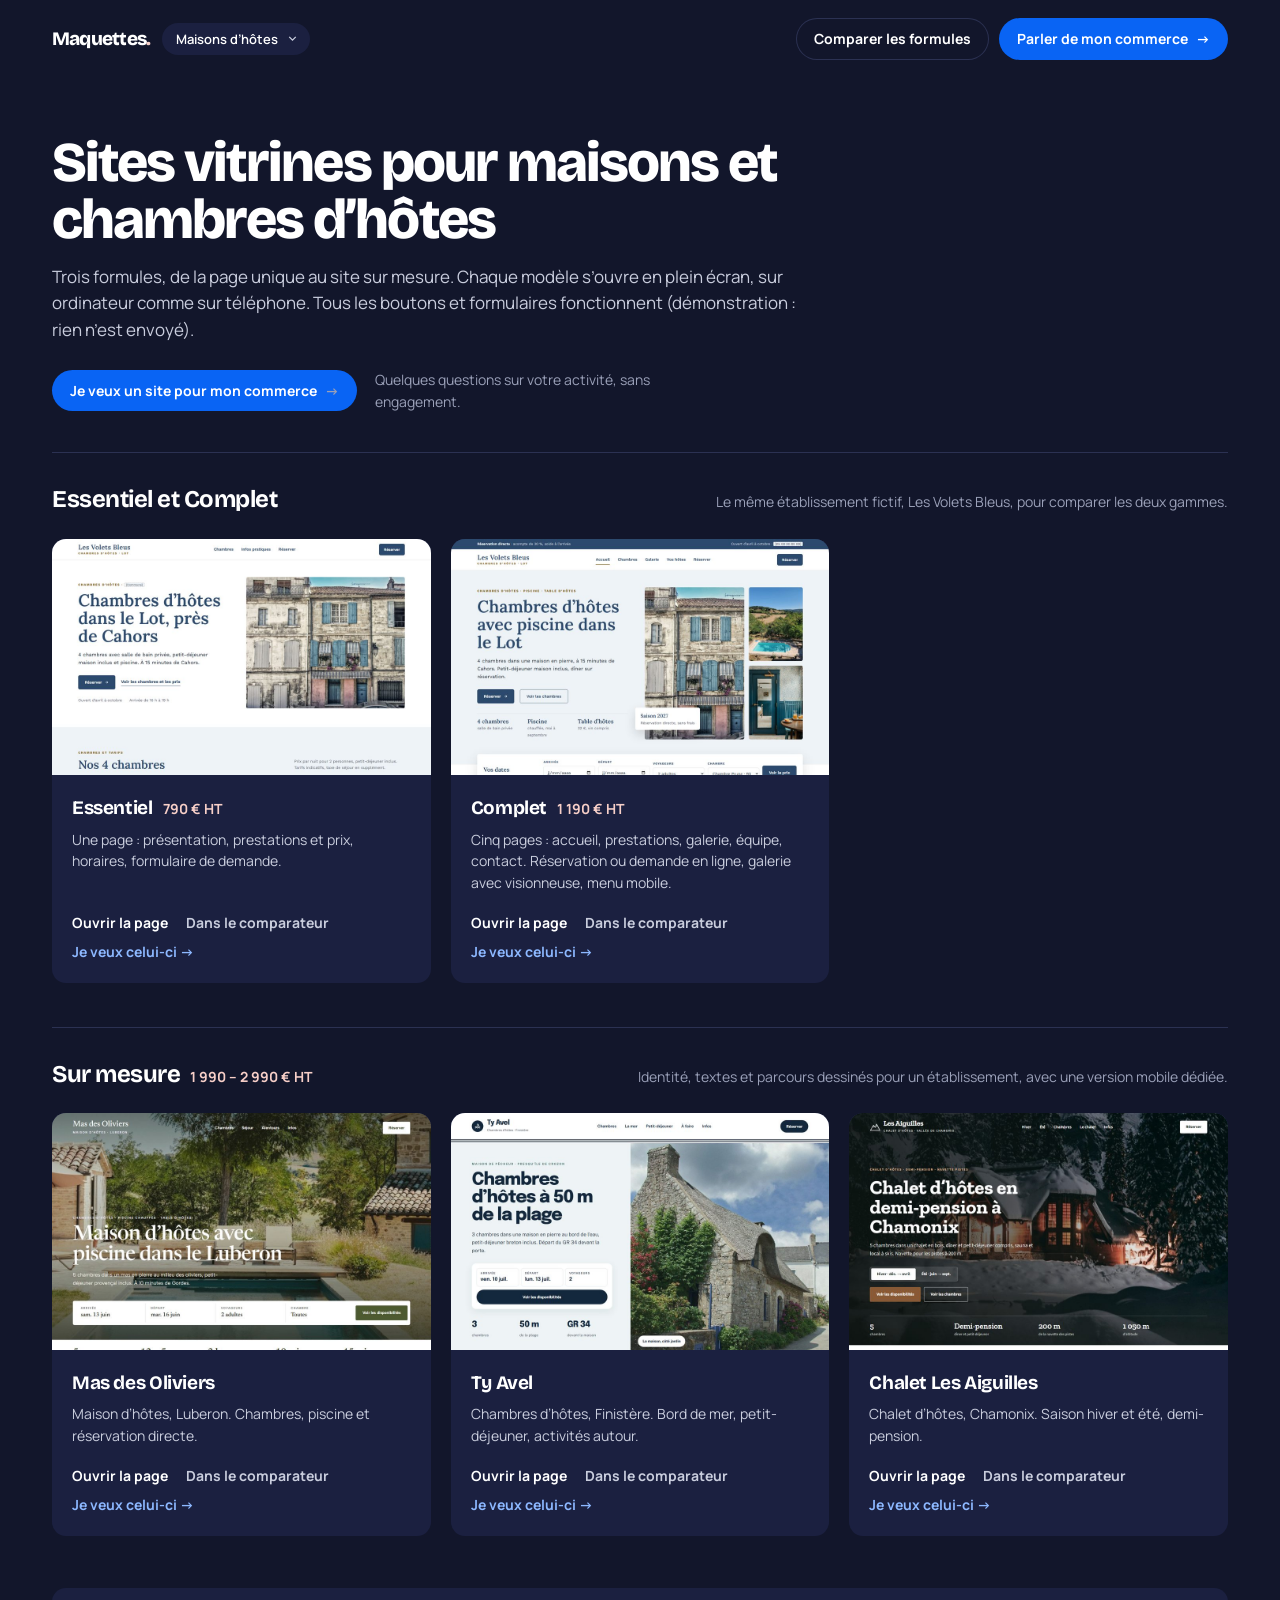
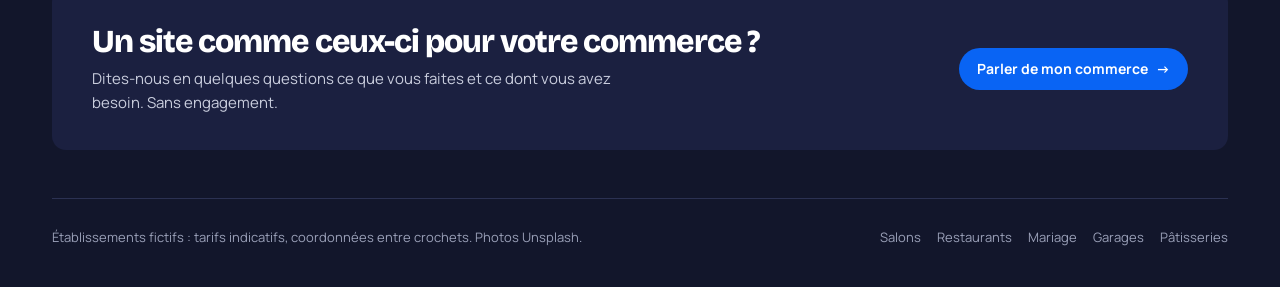
<file: index.html>
<!doctype html>
<html lang="fr">
<head>
<meta charset="utf-8">
<meta name="viewport" content="width=device-width, initial-scale=1">
<meta name="robots" content="noindex">
<title>Maquettes — maisons et chambres d’hôtes</title>
<link rel="preconnect" href="https://fonts.googleapis.com"><link rel="preconnect" href="https://fonts.gstatic.com" crossorigin>
<link rel="stylesheet" href="https://fonts.googleapis.com/css2?family=Bricolage+Grotesque:opsz,wght@12..96,600..800&family=Manrope:wght@500..800&display=swap">
<style>
  :root{--ink:#12162B;--card:#1B2040;--line:#2B3152;--txt:#C9CDDD;--mute:#9AA0B8;--cobalt:#7F92FF;--blush:#F7CFC8}
  *{box-sizing:border-box;margin:0;padding:0}
  body{background:var(--ink);color:var(--txt);font-family:'Manrope',system-ui,sans-serif;font-size:15px;line-height:1.55;-webkit-font-smoothing:antialiased}
  a{color:inherit;text-decoration:none}
  .wrap{max-width:1240px;margin:0 auto;padding:0 32px}
  header{display:flex;justify-content:space-between;align-items:center;gap:16px;padding:18px 0}
  .brand{display:flex;align-items:center;gap:12px}
  .brand b{font-family:'Bricolage Grotesque',sans-serif;font-weight:800;font-size:19px;color:#fff;letter-spacing:-.04em}
  .brand b i{font-style:normal;color:var(--blush)}
  .sector select{appearance:none;-webkit-appearance:none;border:0;border-radius:999px;background:var(--card) url("data:image/svg+xml,%3Csvg xmlns='http://www.w3.org/2000/svg' viewBox='0 0 24 24' fill='none' stroke='%23C9CDDD' stroke-width='2.4'%3E%3Cpath d='M6 9l6 6 6-6'/%3E%3C/svg%3E") no-repeat right 11px center/13px;color:#fff;font:600 13px 'Manrope',system-ui,sans-serif;padding:7px 32px 7px 14px;cursor:pointer}
  .sector option{color:var(--ink);background:#fff}
  .btn{display:inline-flex;align-items:center;gap:8px;background:#fff;color:var(--ink);font-weight:700;font-size:14px;padding:10px 18px;border-radius:999px;white-space:nowrap}
  .btn:hover{background:var(--blush)}
  .intro{padding:56px 0 40px;max-width:760px}
  h1{font-family:'Bricolage Grotesque',sans-serif;font-weight:800;font-size:clamp(34px,5vw,56px);line-height:1.02;letter-spacing:-.035em;color:#fff}
  .intro p{margin-top:16px;font-size:17px;color:var(--txt)}
  .tier{padding:28px 0 8px;border-top:1px solid var(--line)}
  .tier-head{display:flex;align-items:baseline;justify-content:space-between;gap:16px;flex-wrap:wrap;margin-bottom:20px}
  h2{font-family:'Bricolage Grotesque',sans-serif;font-weight:700;font-size:24px;letter-spacing:-.02em;color:#fff}
  h2 span{font-family:'Manrope',sans-serif;font-size:14px;font-weight:700;color:var(--blush);margin-left:10px;letter-spacing:0}
  .tier-head p{color:var(--mute);font-size:14px}
  .grid{display:grid;grid-template-columns:repeat(auto-fill,minmax(320px,1fr));gap:20px;margin-bottom:36px}
  .card{background:var(--card);border-radius:14px;overflow:hidden;display:flex;flex-direction:column;transition:transform .2s}
  .card:hover{transform:translateY(-3px)}
  .shot{display:block;aspect-ratio:16/10;background:#262C50 center top/cover no-repeat}
  .body{padding:18px 20px 20px;display:flex;flex-direction:column;gap:6px;flex:1}
  .body h3{font-family:'Bricolage Grotesque',sans-serif;font-weight:700;font-size:19px;color:#fff;letter-spacing:-.02em}
  .body h3 span{font-family:'Manrope',sans-serif;font-size:14px;font-weight:700;color:var(--blush);margin-left:10px;letter-spacing:0}
  .body p{font-size:14px;color:var(--txt);flex:1}
  .links{display:flex;gap:18px;margin-top:12px;font-weight:700;font-size:14px}
  .links a:first-child{color:#fff}
  .links a:last-child{color:var(--mute)}
  .links a:hover{color:var(--blush)}
  footer{border-top:1px solid var(--line);padding:28px 0 40px;color:var(--mute);font-size:13px;display:flex;justify-content:space-between;gap:24px;flex-wrap:wrap}
  footer nav{display:flex;gap:16px;flex-wrap:wrap}
  footer nav a:hover{color:#fff}
  @media (max-width:640px){
    .wrap{padding:0 16px}
    .brand b{display:none}
    .btn{padding:9px 14px;font-size:13px}
    .intro{padding:32px 0 28px}
    .grid{grid-template-columns:1fr}
  }
  .hd-ctas{display:flex;align-items:center;gap:10px}
  .btn.cc{background:#0964F4;color:#fff}
  .btn.cc:hover{background:#0752c9}
  .btn.ghost{background:transparent;color:#fff;box-shadow:inset 0 0 0 1px var(--line)}
  .btn.ghost:hover{background:var(--card);color:#fff}
  .cc-row{margin-top:26px;display:flex;flex-wrap:wrap;align-items:center;gap:12px 18px}
  .cc-row span{color:var(--mute);font-size:14px;max-width:340px}
  .links{flex-wrap:wrap;gap:8px 18px!important}
  .links a{white-space:nowrap}
  .links a.want{color:#8DB8FF}
  .links a.want:hover{color:#fff}
  .cc-band{margin:8px 0 48px;background:var(--card);border-radius:14px;padding:36px 40px;display:flex;justify-content:space-between;align-items:center;gap:24px;flex-wrap:wrap}
  .cc-band h2{font-family:'Bricolage Grotesque',sans-serif;font-weight:800;font-size:clamp(24px,3vw,32px);letter-spacing:-.03em;color:#fff;line-height:1.1}
  .cc-band p{margin-top:8px;color:var(--txt);max-width:560px}
  @media (max-width:640px){.btn.ghost{display:none}.cc-band{padding:26px 22px}header{gap:10px}.hd-ctas .btn.cc{padding:9px 12px;font-size:13px}.hd-ctas .btn.cc span{display:none}}
  @media (max-width:400px){.hd-ctas .btn.cc{padding:8px 10px;font-size:12.5px}.sector select{padding-right:26px;max-width:150px}}
  @media (max-width:340px){header{flex-wrap:wrap}}
</style>
</head>
<body>
<div class="wrap">
<header>
  <div class="brand"><b>Maquettes<i>.</i></b><label class="sector"><select aria-label="Secteur" autocomplete="off" onchange="location.href=this.value"><option value="https://jeancdf.github.io/maquettes-coiffure/">Salons</option><option value="https://jeancdf.github.io/maquettes-restaurant/">Restaurants</option><option value="https://jeancdf.github.io/maquettes-mariage/">Mariage</option><option value="https://jeancdf.github.io/maquettes-maisons-hotes/" selected>Maisons d’hôtes</option><option value="https://jeancdf.github.io/maquettes-garage/">Garages</option><option value="https://jeancdf.github.io/maquettes-patisserie/">Pâtisseries</option></select></label></div>
  <div class="hd-ctas"><a class="btn ghost" href="comparer.html">Comparer les formules</a><a class="btn cc" href="https://client-contact.fr/?utm_source=maquettes&amp;utm_medium=accueil-entete&amp;utm_campaign=maisons-hotes" target="_blank" rel="noopener">Parler de mon commerce <span aria-hidden="true">→</span></a></div>
</header>
<section class="intro">
  <h1>Sites vitrines pour maisons et chambres d’hôtes</h1>
  <p>Trois formules, de la page unique au site sur mesure. Chaque modèle s’ouvre en plein écran, sur ordinateur comme sur téléphone. Tous les boutons et formulaires fonctionnent (démonstration : rien n’est envoyé).</p>
  <div class="cc-row"><a class="btn cc" href="https://client-contact.fr/?utm_source=maquettes&amp;utm_medium=accueil-intro&amp;utm_campaign=maisons-hotes" target="_blank" rel="noopener">Je veux un site pour mon commerce <span aria-hidden="true">→</span></a><span>Quelques questions sur votre activité, sans engagement.</span></div>
</section>
<section class="tier">
  <div class="tier-head"><h2>Essentiel et Complet</h2><p>Le même établissement fictif, Les Volets Bleus, pour comparer les deux gammes.</p></div>
  <div class="grid">
    <article class="card">
      <a class="shot" href="essentiel.html" style="background-image:url(vignettes/essentiel.jpg)" aria-label="Ouvrir Essentiel"></a>
      <div class="body">
        <h3>Essentiel<span>790 € HT</span></h3>
        <p>Une page : présentation, prestations et prix, horaires, formulaire de demande.</p>
        <div class="links"><a href="essentiel.html">Ouvrir la page</a><a href="comparer.html#essentiel">Dans le comparateur</a><a class="want" href="https://client-contact.fr/?utm_source=maquettes&amp;utm_medium=accueil-carte&amp;utm_campaign=maisons-hotes&amp;utm_content=essentiel" target="_blank" rel="noopener">Je veux celui-ci →</a></div>
      </div>
    </article>
    <article class="card">
      <a class="shot" href="complet/index.html" style="background-image:url(vignettes/complet.jpg)" aria-label="Ouvrir Complet"></a>
      <div class="body">
        <h3>Complet<span>1 190 € HT</span></h3>
        <p>Cinq pages : accueil, prestations, galerie, équipe, contact. Réservation ou demande en ligne, galerie avec visionneuse, menu mobile.</p>
        <div class="links"><a href="complet/index.html">Ouvrir la page</a><a href="comparer.html#complet">Dans le comparateur</a><a class="want" href="https://client-contact.fr/?utm_source=maquettes&amp;utm_medium=accueil-carte&amp;utm_campaign=maisons-hotes&amp;utm_content=complet" target="_blank" rel="noopener">Je veux celui-ci →</a></div>
      </div>
    </article>
  </div>
</section>
<section class="tier">
  <div class="tier-head"><h2>Sur mesure<span>1 990 – 2 990 € HT</span></h2><p>Identité, textes et parcours dessinés pour un établissement, avec une version mobile dédiée.</p></div>
  <div class="grid">
    <article class="card">
      <a class="shot" href="mas.html" style="background-image:url(vignettes/mas.jpg)" aria-label="Ouvrir Mas des Oliviers"></a>
      <div class="body">
        <h3>Mas des Oliviers<span></span></h3>
        <p>Maison d’hôtes, Luberon. Chambres, piscine et réservation directe.</p>
        <div class="links"><a href="mas.html">Ouvrir la page</a><a href="comparer.html#mas">Dans le comparateur</a><a class="want" href="https://client-contact.fr/?utm_source=maquettes&amp;utm_medium=accueil-carte&amp;utm_campaign=maisons-hotes&amp;utm_content=mas" target="_blank" rel="noopener">Je veux celui-ci →</a></div>
      </div>
    </article>
    <article class="card">
      <a class="shot" href="tyavel.html" style="background-image:url(vignettes/tyavel.jpg)" aria-label="Ouvrir Ty Avel"></a>
      <div class="body">
        <h3>Ty Avel<span></span></h3>
        <p>Chambres d’hôtes, Finistère. Bord de mer, petit-déjeuner, activités autour.</p>
        <div class="links"><a href="tyavel.html">Ouvrir la page</a><a href="comparer.html#tyavel">Dans le comparateur</a><a class="want" href="https://client-contact.fr/?utm_source=maquettes&amp;utm_medium=accueil-carte&amp;utm_campaign=maisons-hotes&amp;utm_content=tyavel" target="_blank" rel="noopener">Je veux celui-ci →</a></div>
      </div>
    </article>
    <article class="card">
      <a class="shot" href="chalet.html" style="background-image:url(vignettes/chalet.jpg)" aria-label="Ouvrir Chalet Les Aiguilles"></a>
      <div class="body">
        <h3>Chalet Les Aiguilles<span></span></h3>
        <p>Chalet d’hôtes, Chamonix. Saison hiver et été, demi-pension.</p>
        <div class="links"><a href="chalet.html">Ouvrir la page</a><a href="comparer.html#chalet">Dans le comparateur</a><a class="want" href="https://client-contact.fr/?utm_source=maquettes&amp;utm_medium=accueil-carte&amp;utm_campaign=maisons-hotes&amp;utm_content=chalet" target="_blank" rel="noopener">Je veux celui-ci →</a></div>
      </div>
    </article>
  </div>
</section>
<section class="cc-band" aria-label="Votre projet">
  <div><h2>Un site comme ceux-ci pour votre commerce ?</h2><p>Dites-nous en quelques questions ce que vous faites et ce dont vous avez besoin. Sans engagement.</p></div>
  <a class="btn cc" href="https://client-contact.fr/?utm_source=maquettes&amp;utm_medium=accueil-bandeau&amp;utm_campaign=maisons-hotes" target="_blank" rel="noopener">Parler de mon commerce <span aria-hidden="true">→</span></a>
</section>
<footer>
  <span>Établissements fictifs : tarifs indicatifs, coordonnées entre crochets. Photos Unsplash.</span>
  <nav aria-label="Autres secteurs"><a href="https://jeancdf.github.io/maquettes-coiffure/">Salons</a><a href="https://jeancdf.github.io/maquettes-restaurant/">Restaurants</a><a href="https://jeancdf.github.io/maquettes-mariage/">Mariage</a><a href="https://jeancdf.github.io/maquettes-garage/">Garages</a><a href="https://jeancdf.github.io/maquettes-patisserie/">Pâtisseries</a></nav>
</footer>
</div>
</body>
</html>
</file>
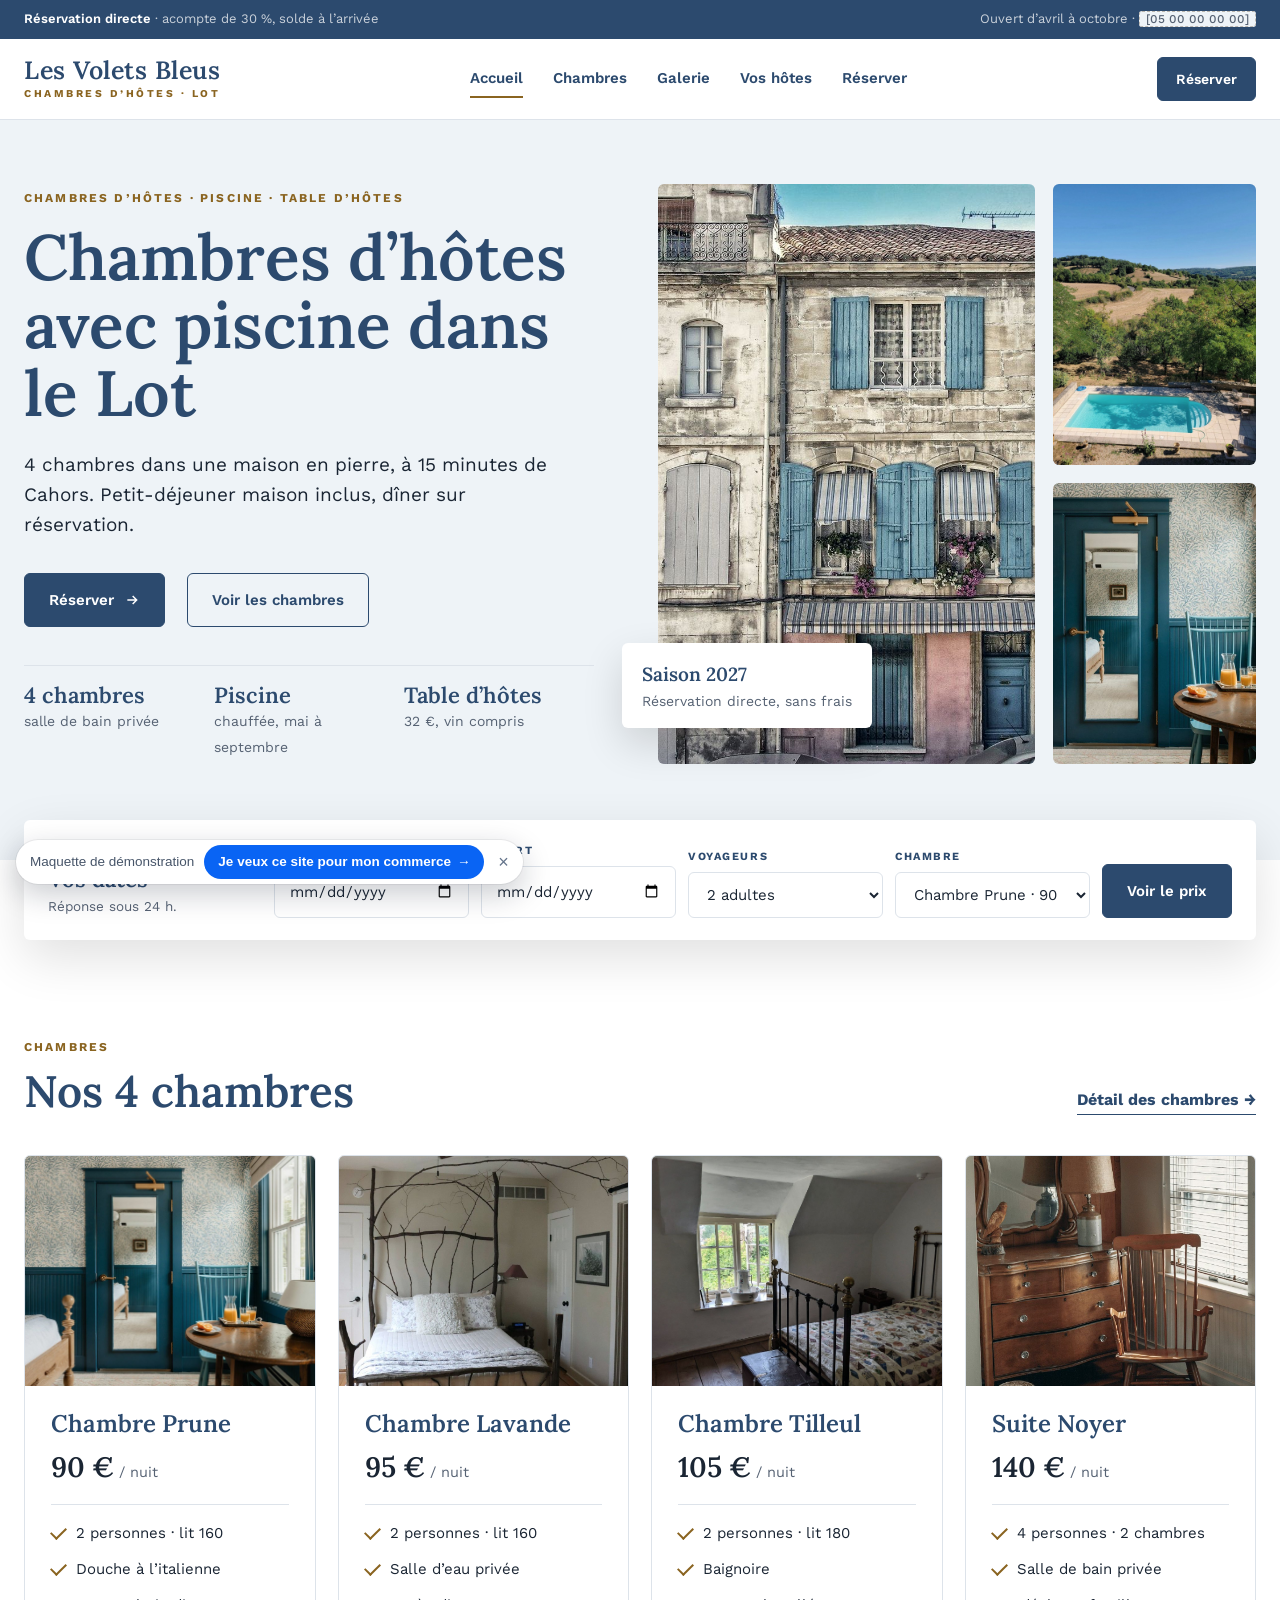
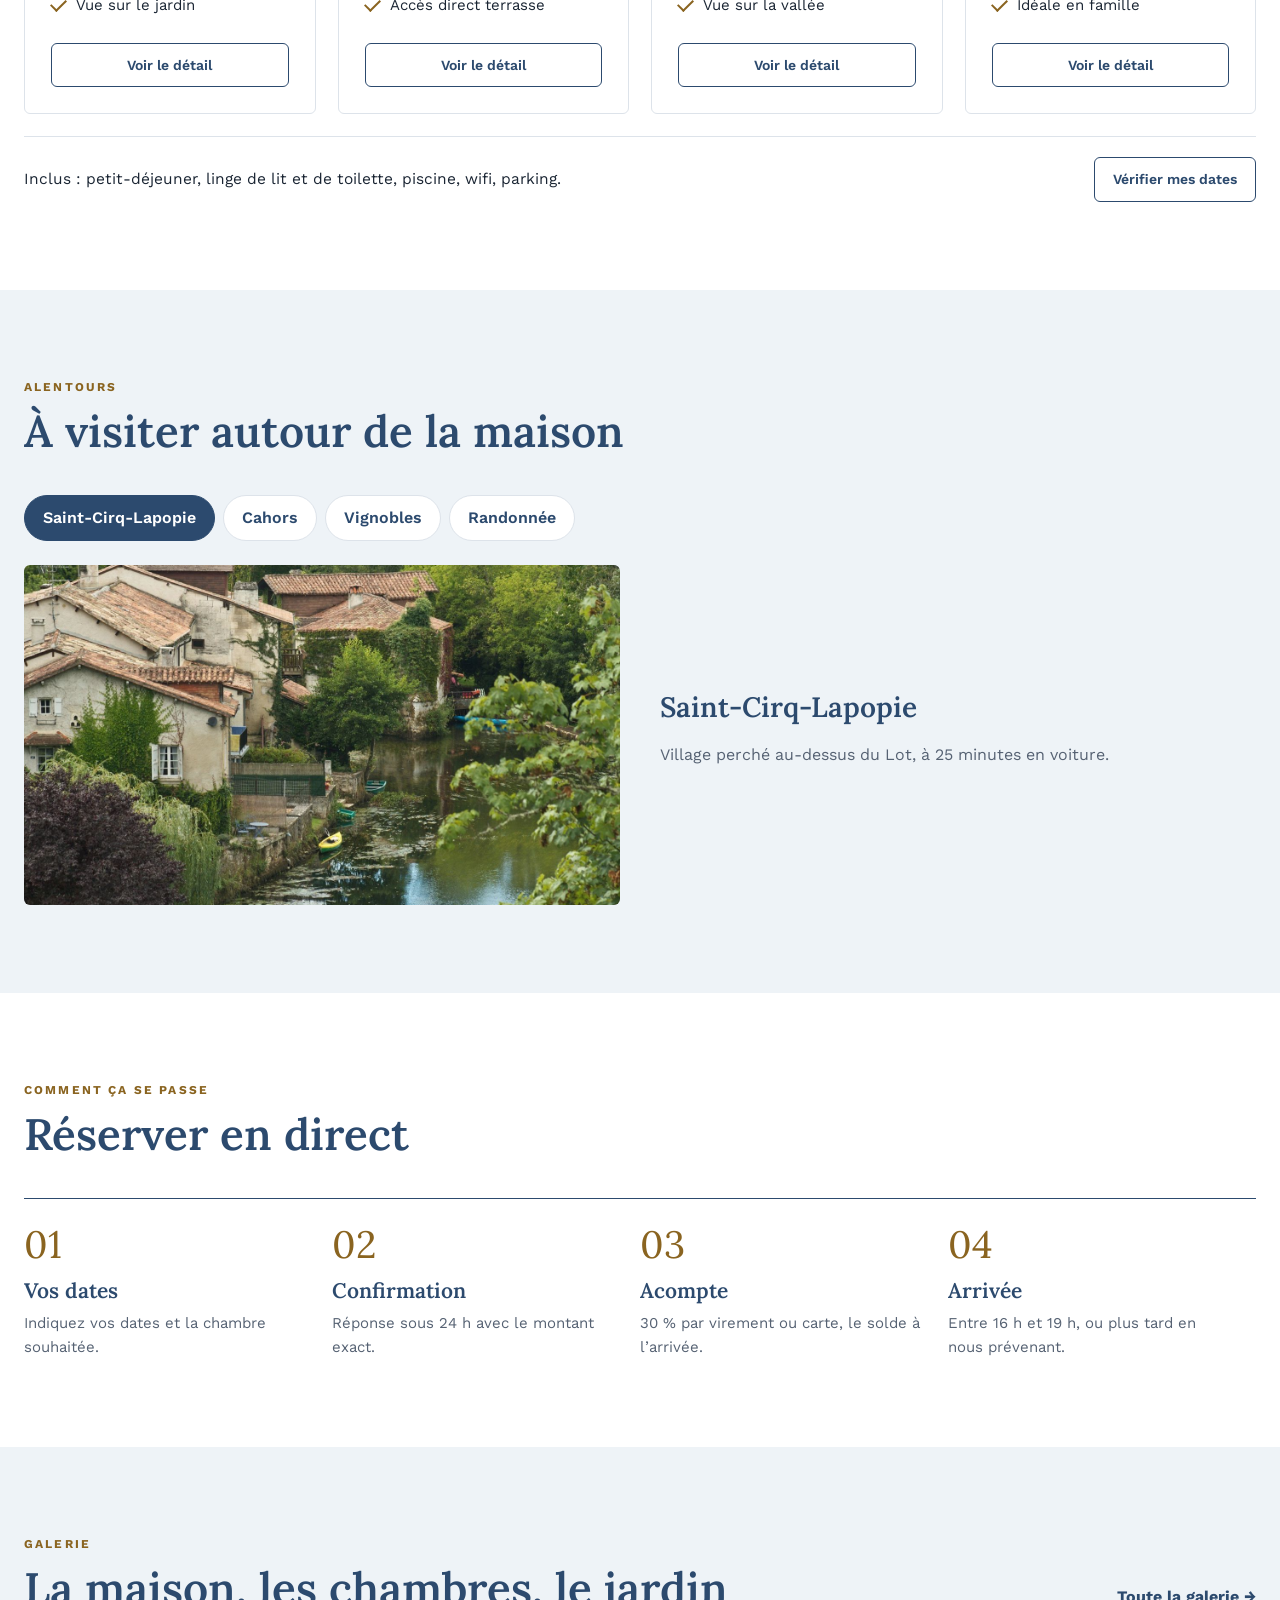
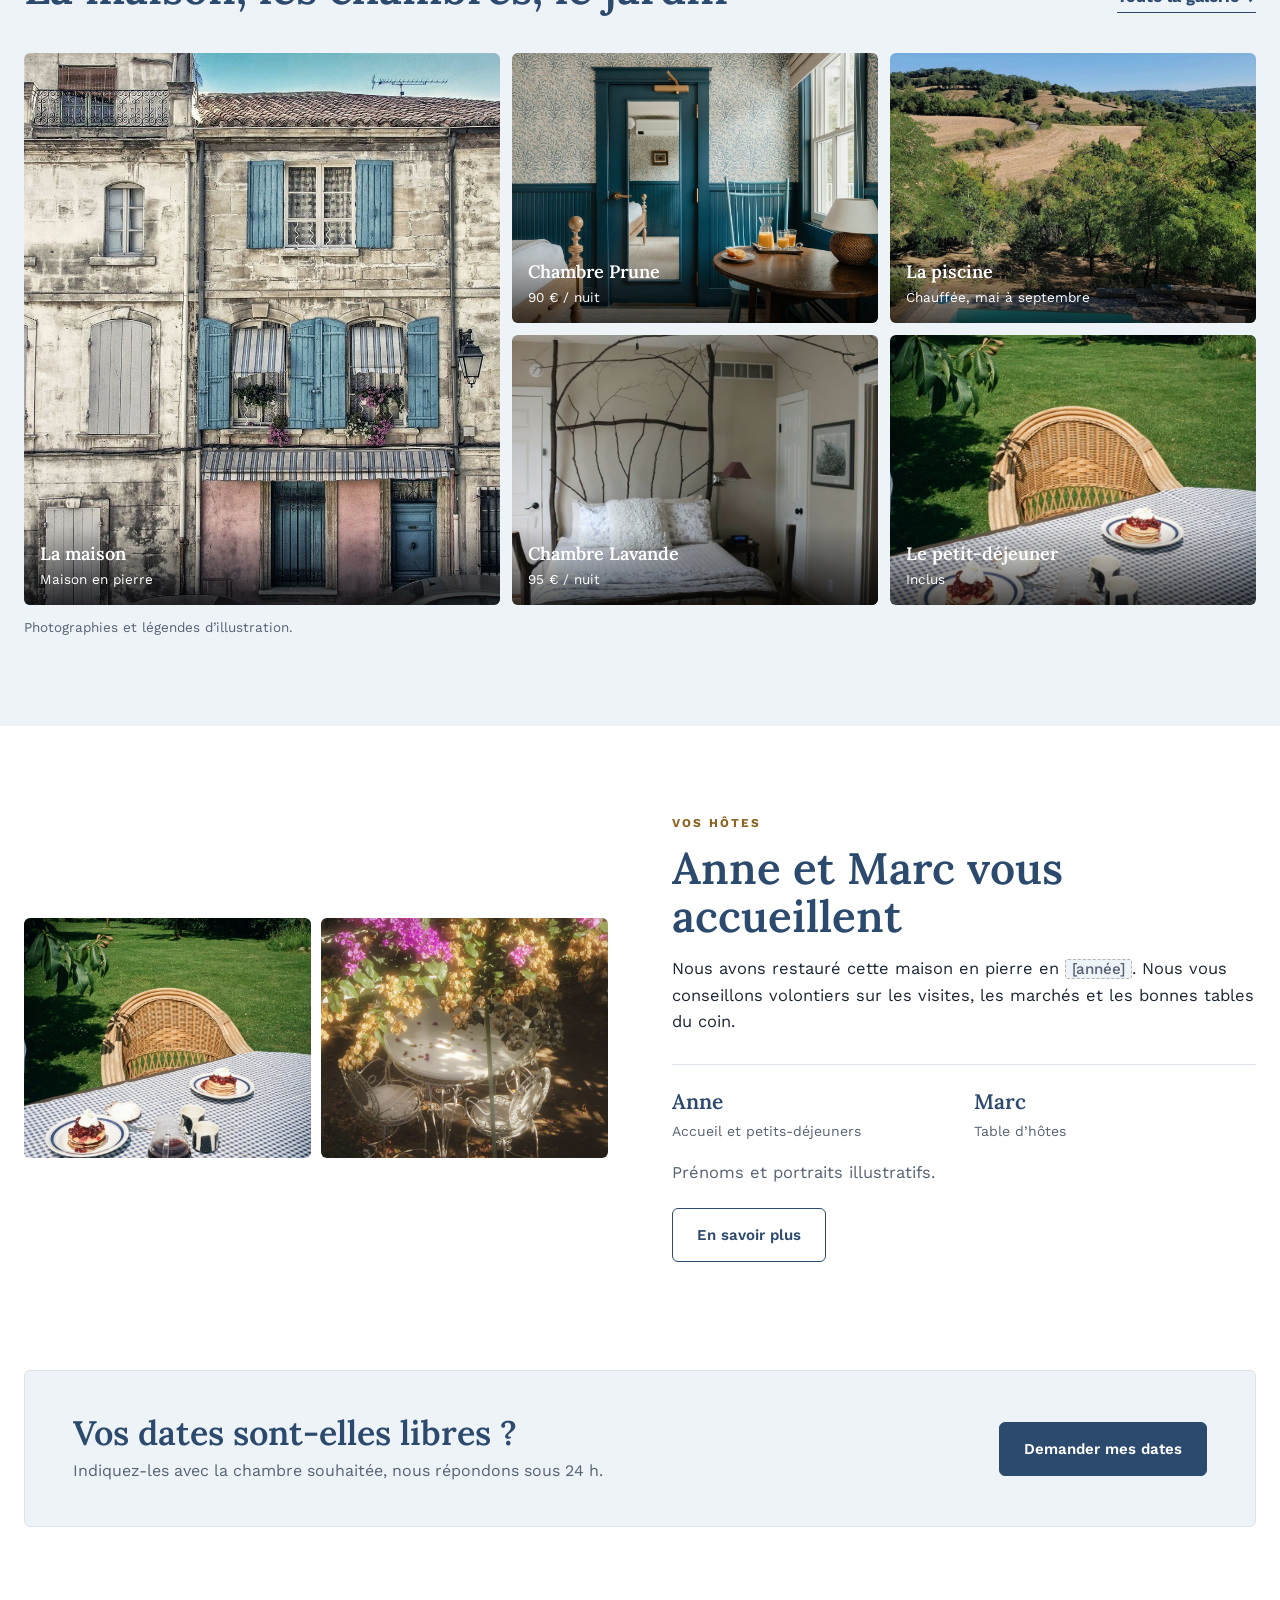
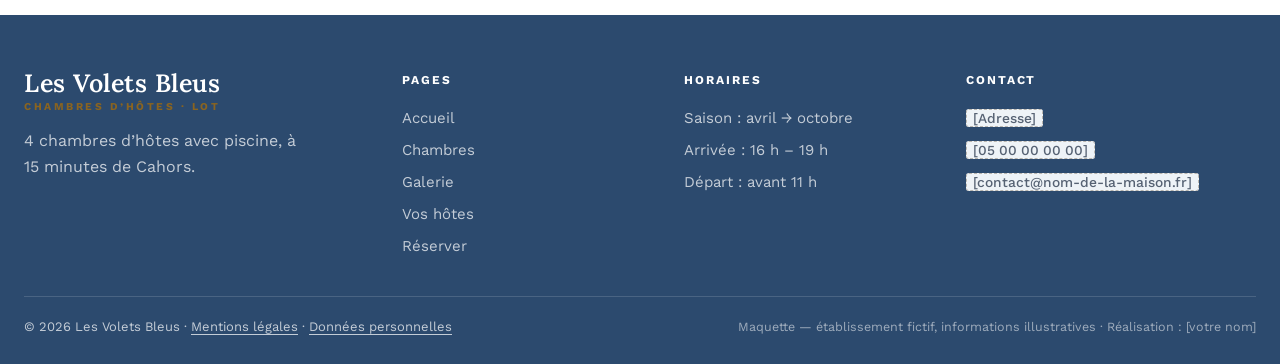
<file: complet/index.html>
<!doctype html>
<html lang="fr">
<head>
<meta charset="utf-8">
<meta name="viewport" content="width=device-width, initial-scale=1">
<meta name="robots" content="noindex">
<title>Les Volets Bleus — Chambres d’hôtes · Lot (maquette Complet)</title>
<link rel="preconnect" href="https://fonts.googleapis.com"><link rel="preconnect" href="https://fonts.gstatic.com" crossorigin>
<link rel="stylesheet" href="https://fonts.googleapis.com/css2?family=Lora:wght@500..700&family=Work+Sans:wght@300..700&display=swap">
<link rel="stylesheet" href="../kit/std.css">
<style>:root{--pri:#2C4A6E;--pri-2:#3B5F88;--acc:#8A6420;--soft:#EEF3F7;--ink:#1A2533;--muted:#566273;--line:#DDE3EA;--radius:6px;--fd:'Lora';--fb:'Work Sans';--fdw:600}</style>
</head>
<body>
<div class="topbar wrap"><span><b>Réservation directe</b> · acompte de 30 %, solde à l’arrivée</span><span>Ouvert d’avril à octobre · <a href="tel:+33000000000"><span class="ph">[05 00 00 00 00]</span></a></span></div>
<header class="hd wrap">
  <a class="logo" href="index.html"><b>Les Volets Bleus</b><small>Chambres d’hôtes · Lot</small></a>
  <nav aria-label="Navigation principale"><a href="index.html" class="on" aria-current="page">Accueil</a><a href="prestations.html">Chambres</a><a href="realisations.html">Galerie</a><a href="a-propos.html">Vos hôtes</a><a href="contact.html">Réserver</a></nav>
  <div class="side"><a class="btn sm" href="contact.html#demande">Réserver</a><button class="burger" type="button" aria-label="Menu" aria-expanded="false"><i></i></button></div>
</header>
<nav class="mnav" aria-label="Menu mobile"><a href="index.html" class="on" aria-current="page">Accueil</a><a href="prestations.html">Chambres</a><a href="realisations.html">Galerie</a><a href="a-propos.html">Vos hôtes</a><a href="contact.html">Réserver</a><a class="btn" href="contact.html#demande">Réserver</a></nav>

<main>
<section class="hero soft wrap" style="padding-bottom:96px">
  <div>
    <div class="eyebrow">Chambres d’hôtes · piscine · table d’hôtes</div>
    <h1>Chambres d’hôtes avec piscine dans le Lot</h1>
    <p class="lede">4 chambres dans une maison en pierre, à 15 minutes de Cahors. Petit-déjeuner maison inclus, dîner sur réservation.</p>
    <div class="ctas"><a class="btn" href="contact.html#demande">Réserver <svg viewBox="0 0 24 24" fill="none" stroke="currentColor" stroke-width="2.2"><path d="M5 12h14M13 6l6 6-6 6"/></svg></a><a class="btn line" href="prestations.html">Voir les chambres</a></div>
    <div class="keys"><div><b>4 chambres</b><span>salle de bain privée</span></div><div><b>Piscine</b><span>chauffée, mai à septembre</span></div><div><b>Table d’hôtes</b><span>32 €, vin compris</span></div></div>
  </div>
  <div class="mos"><div class="a" style="background-image:url(../img/v-facade.jpg)"></div><div class="b" style="background-image:url(../img/v-piscine.jpg)"></div><div class="c" style="background-image:url(../img/v-chambre1.jpg)"></div>
    <div class="badge"><b>Saison 2027</b>Réservation directe, sans frais</div></div>
</section>
<section class="quick wrap" aria-label="Vos dates">
  <form class="datecheck" style="--n:4">
    <div><h3>Vos dates</h3><p class="small">Réponse sous 24 h.</p></div>
    <div class="f"><label for="arrivee">Arrivée</label><input id="arrivee" name="arrivee" type="date" required></div><div class="f"><label for="depart">Départ</label><input id="depart" name="depart" type="date" required></div><div class="f"><label for="voyageurs">Voyageurs</label><select id="voyageurs" name="voyageurs"><option>2 adultes</option><option>1 adulte</option><option>2 adultes + 1 enfant</option><option>2 adultes + 2 enfants</option><option>3 adultes</option><option>4 adultes</option></select></div><div class="f"><label for="chambre">Chambre</label><select id="chambre" name="chambre"><option value="prune" data-pp="90">Chambre Prune · 90 €</option><option value="lavande" data-pp="95">Chambre Lavande · 95 €</option><option value="tilleul" data-pp="105">Chambre Tilleul · 105 €</option><option value="noyer" data-pp="140">Suite Noyer · 140 €</option></select></div>
    <button class="btn" type="submit">Voir le prix</button>
  </form>
  <div class="res" role="status"><h3 style="margin-bottom:4px">Votre séjour</h3><dl></dl><div class="est"></div>
    <p class="muted" style="margin-top:8px">Nous confirmons la disponibilité sous 24 h. Acompte de 30 %, solde à l’arrivée.</p>
    <div style="display:flex;flex-wrap:wrap;gap:14px 22px;align-items:center;margin-top:16px"><a class="btn" data-go="contact.html" href="contact.html#demande">Demander ce séjour <svg viewBox="0 0 24 24" fill="none" stroke="currentColor" stroke-width="2.2"><path d="M5 12h14M13 6l6 6-6 6"/></svg></a><button class="link" type="button" data-again style="background:none;border:0;border-bottom:1px solid;cursor:pointer">Modifier</button></div></div>
</section>
<section class="s wrap">
  <div class="sh"><div><div class="eyebrow">Chambres</div><h2 class="t">Nos 4 chambres</h2></div><a class="link" href="prestations.html">Détail des chambres →</a></div>
  <div class="offers"><article class="offer"><div class="pic" style="background-image:url(../img/v-chambre1.jpg)"></div>
      <div class="body"><h3>Chambre Prune</h3><div class="pr"> <b>90 €</b> / nuit</div><div class="list"><div class="check">2 personnes · lit 160</div><div class="check">Douche à l’italienne</div><div class="check">Vue sur le jardin</div></div>
      <a class="btn line sm go" href="prestations.html#prune">Voir le détail</a></div></article><article class="offer"><div class="pic" style="background-image:url(../img/v-chambre2.jpg)"></div>
      <div class="body"><h3>Chambre Lavande</h3><div class="pr"> <b>95 €</b> / nuit</div><div class="list"><div class="check">2 personnes · lit 160</div><div class="check">Salle d’eau privée</div><div class="check">Accès direct terrasse</div></div>
      <a class="btn line sm go" href="prestations.html#lavande">Voir le détail</a></div></article><article class="offer"><div class="pic" style="background-image:url(../img/v-chambre3.jpg)"></div>
      <div class="body"><h3>Chambre Tilleul</h3><div class="pr"> <b>105 €</b> / nuit</div><div class="list"><div class="check">2 personnes · lit 180</div><div class="check">Baignoire</div><div class="check">Vue sur la vallée</div></div>
      <a class="btn line sm go" href="prestations.html#tilleul">Voir le détail</a></div></article><article class="offer"><div class="pic" style="background-image:url(../img/v-commode.jpg)"></div>
      <div class="body"><h3>Suite Noyer</h3><div class="pr"> <b>140 €</b> / nuit</div><div class="list"><div class="check">4 personnes · 2 chambres</div><div class="check">Salle de bain privée</div><div class="check">Idéale en famille</div></div>
      <a class="btn line sm go" href="prestations.html#noyer">Voir le détail</a></div></article></div>
  <div class="note"><span>Inclus : petit-déjeuner, linge de lit et de toilette, piscine, wifi, parking.</span><a class="btn line sm" href="contact.html#demande">Vérifier mes dates</a></div>
</section>
<section class="s soft wrap"><div class="sh"><div><div class="eyebrow">Alentours</div><h2 class="t">À visiter autour de la maison</h2></div></div>
  <div class="tabs"><div role="tablist" aria-label="Alentours"><button role="tab" id="tab-0" aria-controls="ev-0" aria-selected="true">Saint-Cirq-Lapopie</button><button role="tab" id="tab-1" aria-controls="ev-1" aria-selected="false">Cahors</button><button role="tab" id="tab-2" aria-controls="ev-2" aria-selected="false">Vignobles</button><button role="tab" id="tab-3" aria-controls="ev-3" aria-selected="false">Randonnée</button></div><div role="tabpanel" id="ev-0" aria-labelledby="tab-0"><div class="img" style="background-image:url(../img/v-village.jpg)"></div>
          <div><h3>Saint-Cirq-Lapopie</h3><p>Village perché au-dessus du Lot, à 25 minutes en voiture.</p></div></div><div role="tabpanel" id="ev-1" aria-labelledby="tab-1" hidden><div class="img" style="background-image:url(../img/v-arche.jpg)"></div>
          <div><h3>Cahors</h3><p>Le pont Valentré, la vieille ville et le marché du samedi matin. 15 minutes.</p></div></div><div role="tabpanel" id="ev-2" aria-labelledby="tab-2" hidden><div class="img" style="background-image:url(../img/v-plateau.jpg)"></div>
          <div><h3>Vignobles</h3><p>Domaines de l’AOP Cahors à 10 minutes : nous vous indiquons ceux qui reçoivent.</p></div></div><div role="tabpanel" id="ev-3" aria-labelledby="tab-3" hidden><div class="img" style="background-image:url(../img/v-maison.jpg)"></div>
          <div><h3>Randonnée</h3><p>Le GR 36 et des chemins balisés partent de la maison.</p><p class="small">Cartes et topoguides à disposition.</p></div></div></div></section>
<section class="s wrap" style="padding-top:88px">
  <div class="sh"><div><div class="eyebrow">Comment ça se passe</div><h2 class="t">Réserver en direct</h2></div></div>
  <div class="steps"><div class="step"><i>01</i><h3>Vos dates</h3><p>Indiquez vos dates et la chambre souhaitée.</p></div><div class="step"><i>02</i><h3>Confirmation</h3><p>Réponse sous 24 h avec le montant exact.</p></div><div class="step"><i>03</i><h3>Acompte</h3><p>30 % par virement ou carte, le solde à l’arrivée.</p></div><div class="step"><i>04</i><h3>Arrivée</h3><p>Entre 16 h et 19 h, ou plus tard en nous prévenant.</p></div></div>
</section>
<section class="s soft wrap">
  <div class="sh"><div><div class="eyebrow">Galerie</div><h2 class="t">La maison, les chambres, le jardin</h2></div><a class="link" href="realisations.html">Toute la galerie →</a></div>
  <div class="gal"><figure data-cat="Maison" data-full="../img/v-facade.jpg" style="background-image:url(../img/v-facade.jpg)"><figcaption><b>La maison</b>Maison en pierre</figcaption></figure><figure data-cat="Chambres" data-full="../img/v-chambre1.jpg" style="background-image:url(../img/v-chambre1.jpg)"><figcaption><b>Chambre Prune</b>90 € / nuit</figcaption></figure><figure data-cat="Jardin" data-full="../img/v-piscine.jpg" style="background-image:url(../img/v-piscine.jpg)"><figcaption><b>La piscine</b>Chauffée, mai à septembre</figcaption></figure><figure data-cat="Chambres" data-full="../img/v-chambre2.jpg" style="background-image:url(../img/v-chambre2.jpg)"><figcaption><b>Chambre Lavande</b>95 € / nuit</figcaption></figure><figure data-cat="Maison" data-full="../img/v-ptitdej.jpg" style="background-image:url(../img/v-ptitdej.jpg)"><figcaption><b>Le petit-déjeuner</b>Inclus</figcaption></figure></div>
  <p class="small" style="margin-top:12px">Photographies et légendes d’illustration.</p>
</section>
<section class="s wrap">
  <div class="split"><div style="display:grid;grid-template-columns:1fr 1fr;gap:10px"><div style="min-height:240px;background:center/cover url(../img/v-ptitdej.jpg);border-radius:var(--r)"></div><div style="min-height:240px;background:center/cover url(../img/v-table.jpg);border-radius:var(--r)"></div></div>
    <div><div class="eyebrow">Vos hôtes</div><h2 class="t">Anne et Marc vous accueillent</h2><p>Nous avons restauré cette maison en pierre en <span class="ph">[année]</span>. Nous vous conseillons volontiers sur les visites, les marchés et les bonnes tables du coin.</p>
      <div class="duo"><div><b>Anne</b><span>Accueil et petits-déjeuners</span></div><div><b>Marc</b><span>Table d’hôtes</span></div></div>
      <p class="small">Prénoms et portraits illustratifs.</p>
      <a class="btn line" style="margin-top:22px" href="a-propos.html">En savoir plus</a></div></div>
</section>
<section class="s wrap" style="padding-top:20px"><div class="band"><div><h2>Vos dates sont-elles libres ?</h2><p>Indiquez-les avec la chambre souhaitée, nous répondons sous 24 h.</p></div><a class="btn" href="contact.html#demande">Demander mes dates</a></div></section>
</main>
<footer class="ft wrap">
  <div class="top">
    <div><a class="logo" href="index.html"><b>Les Volets Bleus</b><small>Chambres d’hôtes · Lot</small></a><p style="margin-top:16px;max-width:290px">4 chambres d’hôtes avec piscine, à 15 minutes de Cahors.</p></div>
    <div><h4>Pages</h4><a class="l" href="index.html">Accueil</a><a class="l" href="prestations.html">Chambres</a><a class="l" href="realisations.html">Galerie</a><a class="l" href="a-propos.html">Vos hôtes</a><a class="l" href="contact.html">Réserver</a></div>
    <div><h4>Horaires</h4><span class="l">Saison : avril → octobre</span><span class="l">Arrivée : 16 h – 19 h</span><span class="l">Départ : avant 11 h</span></div>
    <div><h4>Contact</h4><span class="l"><span class="ph">[Adresse]</span></span><a class="l" href="tel:+33000000000"><span class="ph">[05 00 00 00 00]</span></a><a class="l" href="mailto:contact@nom-de-la-maison.fr"><span class="ph">[contact@nom-de-la-maison.fr]</span></a></div>
  </div>
  <div class="bot"><span>© <span data-year></span> Les Volets Bleus · <a href="mentions-legales.html">Mentions légales</a> · <a href="mentions-legales.html#donnees">Données personnelles</a></span><span class="demo-note">Maquette — établissement fictif, informations illustratives · Réalisation : [votre nom]</span></div>
</footer>
<script src="../kit/std.js"></script>
<script src="../kit/cta.js" data-secteur="maisons-hotes" data-modele="complet" defer></script>
</body>
</html>
</file>
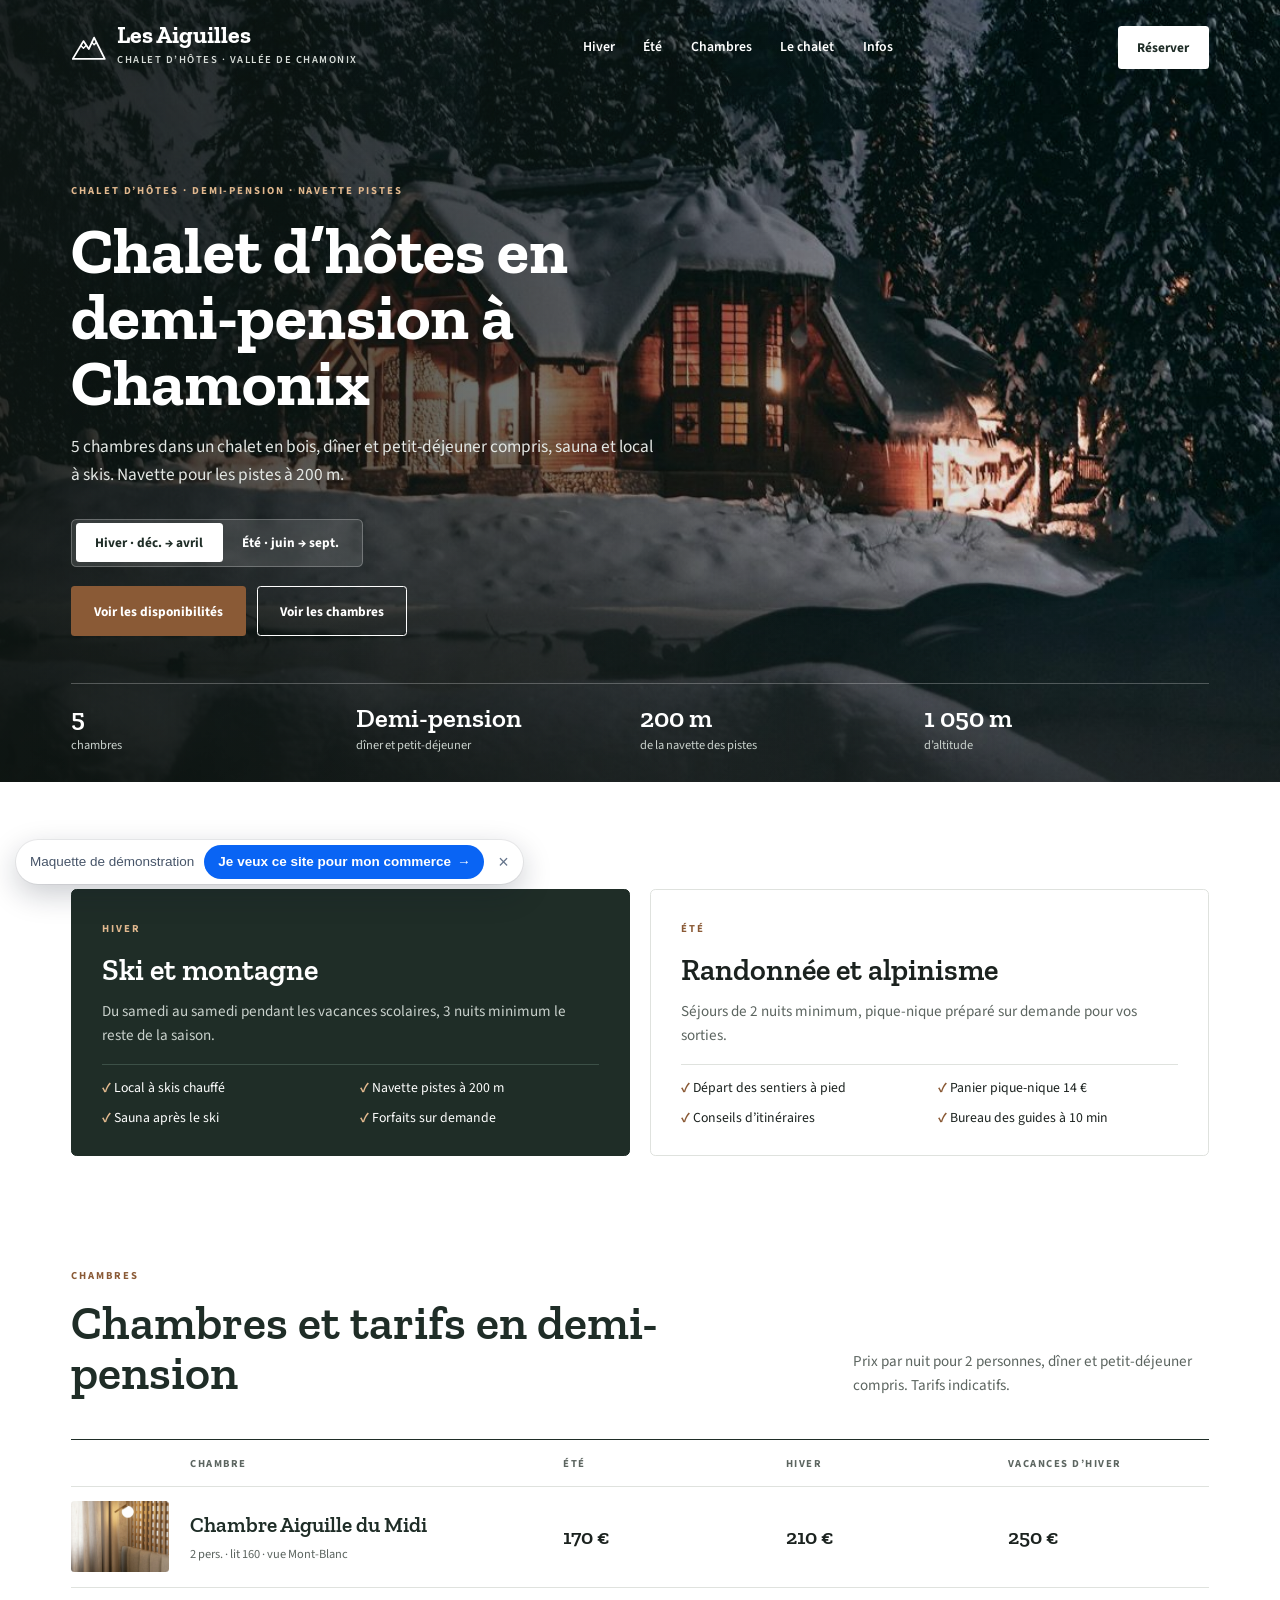
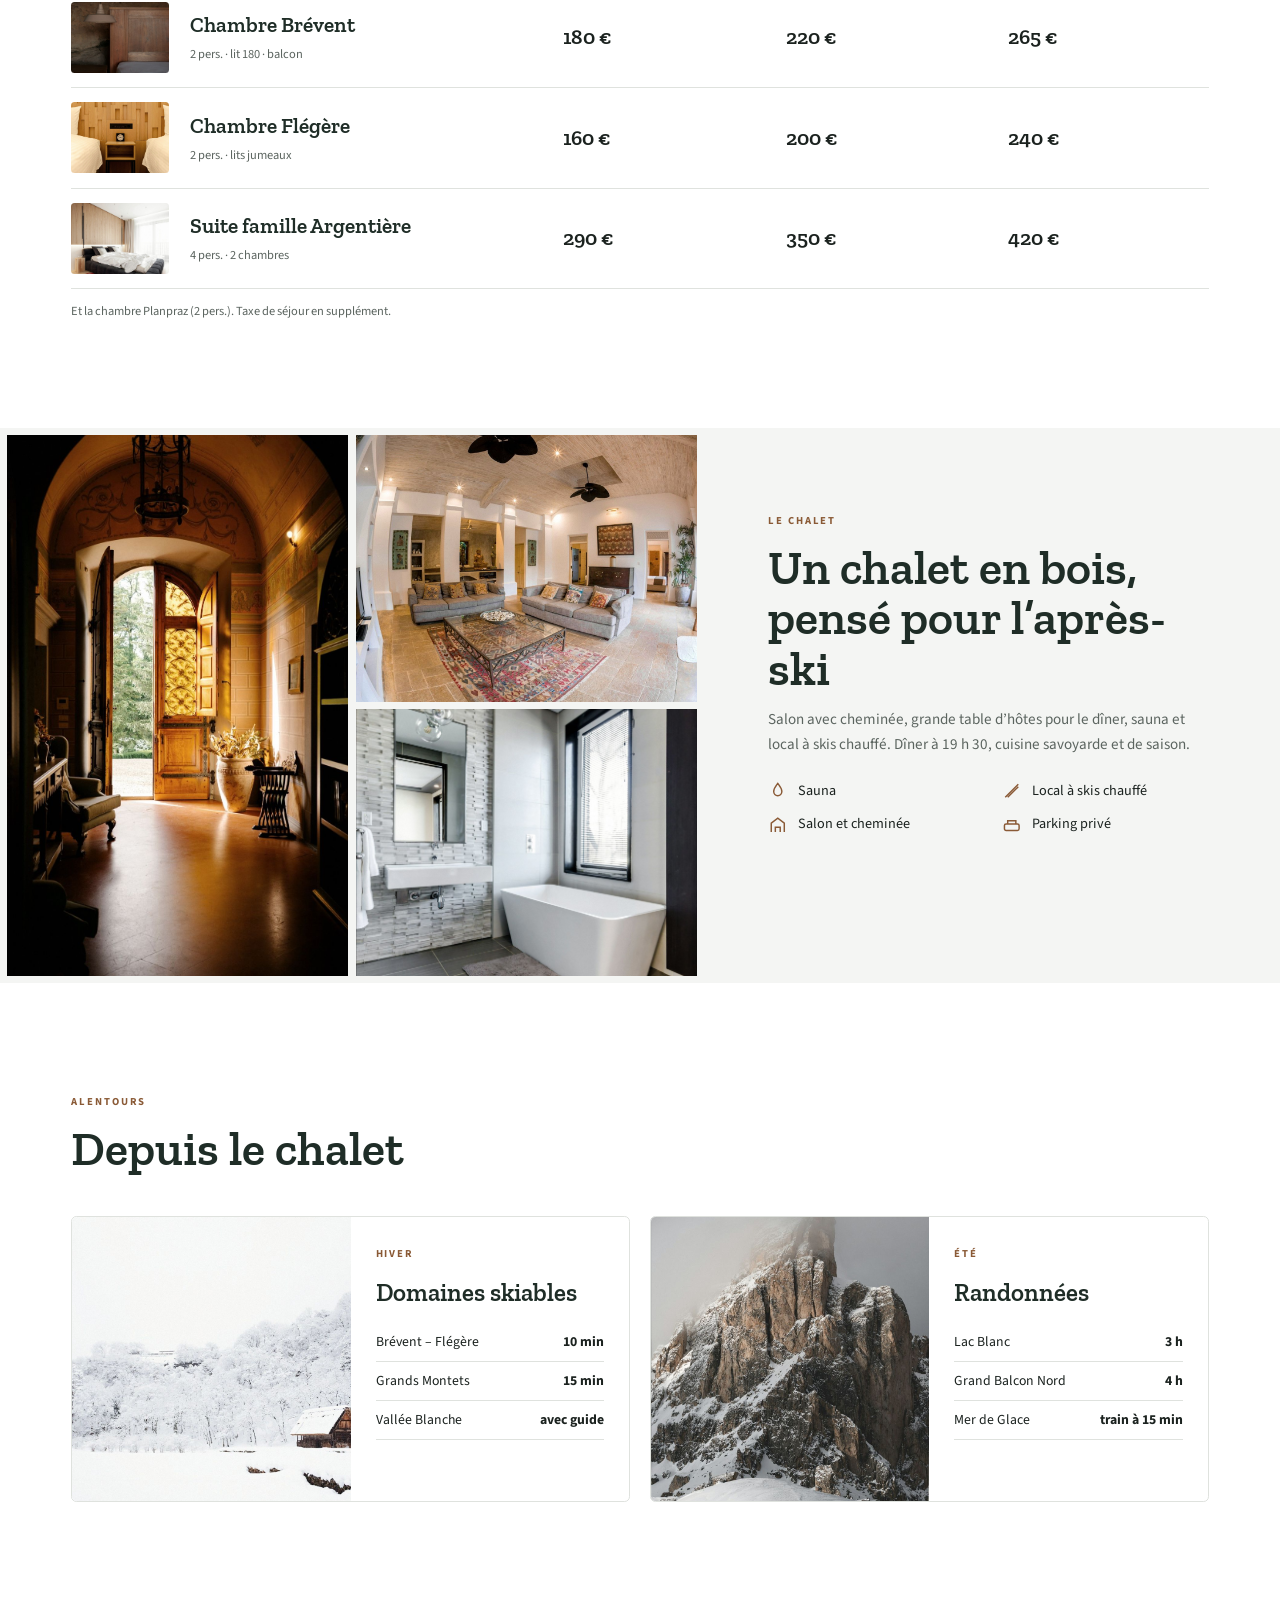
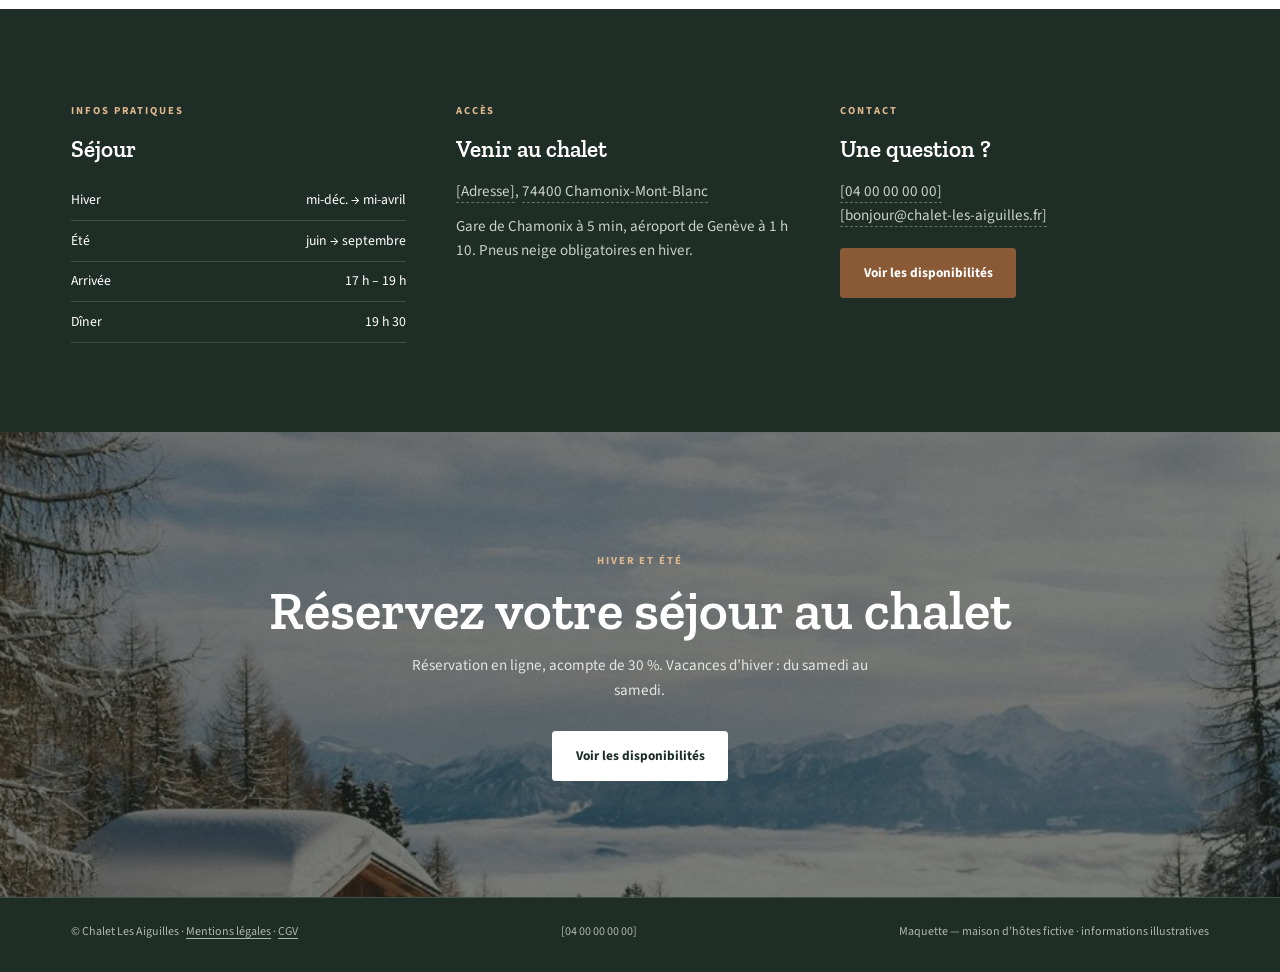
<file: chalet.html>
<!doctype html>
<html lang="fr">
<head>
<meta charset="utf-8">
<meta name="viewport" content="width=device-width, initial-scale=1">
<meta name="robots" content="noindex">
<title>Chalet Les Aiguilles — chalet d’hôtes, Chamonix (maquette)</title>
<link rel="preconnect" href="https://fonts.googleapis.com"><link rel="preconnect" href="https://fonts.gstatic.com" crossorigin>
<link rel="stylesheet" href="https://fonts.googleapis.com/css2?family=Zilla+Slab:wght@500;600;700&family=Source+Sans+3:wght@300..700&display=swap">
<style>
/* ===== version ordinateur (maquette 1440 px, mise à l'échelle) ===== */
:root{--pine:#1F2D27;--pine2:#2B3D35;--wood:#8A5A36;--snow:#F4F5F3;--paper:#FFFFFF;--ink:#1B221F;--mut:#5C6560;--line:#DFE2DE}
*{box-sizing:border-box;margin:0;padding:0}
.dk{width:1440px;position:relative;background:var(--paper);color:var(--ink);font-family:'Source Sans 3',sans-serif;font-size:17px;line-height:1.6;-webkit-font-smoothing:antialiased}
.dk .cap{font-size:12px;letter-spacing:.18em;text-transform:uppercase;font-weight:700;color:var(--wood)}
.dk h2{font-family:'Zilla Slab',serif;font-weight:600;font-size:54px;line-height:1.05;color:var(--pine)}
.dk .btn{display:inline-flex;align-items:center;justify-content:center;gap:10px;font-weight:700;font-size:15px;padding:16px 26px;border-radius:4px;white-space:nowrap}
.dk .btn.p{background:var(--pine);color:#fff}
.dk .btn.w{background:#fff;color:var(--pine)}
.dk .btn.wd{background:var(--wood);color:#fff}
.dk .btn.l{border:1.5px solid currentColor;padding:14.5px 24.5px}
.dk .ph{border-bottom:1px dashed #A9AFAB;color:var(--mut);white-space:nowrap}
.dk .sh{display:flex;justify-content:space-between;align-items:flex-end;gap:40px;margin-bottom:46px}
.dk .sh h2{margin-top:12px}
.dk .sh p{max-width:400px;color:var(--mut)}
.dk header{position:absolute;left:0;right:0;top:0;z-index:3;display:flex;align-items:center;justify-content:space-between;padding:26px 80px;color:#fff}
.dk .logo{display:flex;align-items:center;gap:12px}
.dk .logo svg{width:40px;height:30px}
.dk .logo b{font-family:'Zilla Slab';font-weight:700;font-size:27px;display:block;line-height:1}
.dk .logo small{font-size:12px;letter-spacing:.14em;text-transform:uppercase;color:#D8DDD9;font-weight:600}
.dk nav{display:flex;gap:32px;font-size:15.5px;font-weight:600}
.dk .hero{position:relative;height:880px;background:url(img/c-nuit.jpg) center 70%/cover}
.dk .hero::after{content:"";position:absolute;inset:0;background:linear-gradient(90deg,rgba(14,20,17,.86) 0%,rgba(14,20,17,.55) 45%,rgba(14,20,17,.05) 80%),linear-gradient(0deg,rgba(14,20,17,.6) 0%,rgba(14,20,17,0) 35%)}
.dk .hero .in{position:absolute;left:80px;top:200px;z-index:1;color:#fff;max-width:660px}
.dk .hero .cap{color:#E2B98F}
.dk .hero h1{font-family:'Zilla Slab';font-weight:700;font-size:74px;line-height:1;margin:18px 0 20px}
.dk .hero p{font-size:19.5px;color:#E3E7E4}
.dk .season{display:inline-flex;margin-top:34px;background:rgba(255,255,255,.12);border:1px solid rgba(255,255,255,.25);border-radius:6px;padding:4px}
.dk .season span{padding:10px 22px;border-radius:4px;font-weight:700;font-size:15px}
.dk .season span.on{background:#fff;color:var(--pine)}
.dk .hero .ctas{display:flex;gap:12px;margin-top:22px}
.dk .figs{position:absolute;left:80px;right:80px;bottom:0;z-index:1;display:grid;grid-template-columns:repeat(4,1fr);border-top:1px solid rgba(255,255,255,.25);color:#fff}
.dk .figs div{padding:22px 0 28px}
.dk .figs b{display:block;font-family:'Zilla Slab';font-weight:600;font-size:30px;line-height:1.1}
.dk .figs span{font-size:14px;color:#C9D1CC}
.dk .offer{padding:120px 80px;display:grid;grid-template-columns:1fr 1fr;gap:22px}
.dk .of{border:1px solid var(--line);border-radius:6px;padding:34px 34px 30px}
.dk .of.dark{background:var(--pine);color:#fff;border-color:var(--pine)}
.dk .of .cap{display:block}
.dk .of.dark .cap{color:#E2B98F}
.dk .of h3{font-family:'Zilla Slab';font-weight:600;font-size:34px;margin:10px 0 6px}
.dk .of p{color:var(--mut)}
.dk .of.dark p{color:#C9D1CC}
.dk .of ul{list-style:none;margin-top:18px;border-top:1px solid var(--line);padding-top:14px;display:grid;grid-template-columns:1fr 1fr;gap:8px 20px;font-size:15.5px}
.dk .of.dark ul{border-color:#3C5047}
.dk .of li::before{content:"✓ ";color:var(--wood);font-weight:700}
.dk .of.dark li::before{color:#E2B98F}
.dk .rooms{padding:0 80px 120px}
.dk .rt{border-top:2px solid var(--pine)}
.dk .rt .hd,.dk .rt .r{display:grid;grid-template-columns:110px 1.4fr .8fr .8fr .8fr;gap:24px;align-items:center;padding:16px 0;border-bottom:1px solid var(--line)}
.dk .rt .hd{font-size:12px;letter-spacing:.14em;text-transform:uppercase;font-weight:700;color:var(--mut)}
.dk .rt .r .th{width:110px;height:80px;border-radius:4px;background-size:cover;background-position:center}
.dk .rt .r b{font-family:'Zilla Slab';font-weight:600;font-size:24px;color:var(--pine);display:block}
.dk .rt .r small{font-size:14px;color:var(--mut)}
.dk .rt .r .pr{font-family:'Zilla Slab';font-weight:600;font-size:24px}
.dk .illu{margin-top:14px;font-size:14px;color:var(--mut)}
.dk .chalet{display:grid;grid-template-columns:1.1fr .9fr;background:var(--snow)}
.dk .chalet .imgs{display:grid;grid-template-columns:1fr 1fr;grid-template-rows:300px 300px;gap:8px;padding:8px}
.dk .chalet .imgs div{background-size:cover;background-position:center}
.dk .chalet .imgs .t{grid-row:span 2}
.dk .chalet .txt{padding:90px 72px}
.dk .chalet p{color:var(--mut);margin-top:16px}
.dk .eq{margin-top:26px;display:grid;grid-template-columns:1fr 1fr;gap:12px 22px}
.dk .eq div{display:flex;gap:12px;align-items:center;font-size:16px}
.dk .eq svg{width:22px;height:22px;color:var(--wood);flex:none}
.dk .acts{padding:120px 80px}
.dk .ag{display:grid;grid-template-columns:1fr 1fr;gap:22px}
.dk .ac{display:grid;grid-template-columns:1fr 1fr;border:1px solid var(--line);border-radius:6px;overflow:hidden}
.dk .ac .pic{background-size:cover;background-position:center;min-height:320px}
.dk .ac .body{padding:28px}
.dk .ac h3{font-family:'Zilla Slab';font-weight:600;font-size:28px;color:var(--pine);margin:8px 0 12px}
.dk .ac .row{display:flex;justify-content:space-between;padding:9px 0;border-bottom:1px solid var(--line);font-size:15.5px}
.dk .ac .row b{font-weight:700}
.dk .infos{background:var(--pine);color:#fff;padding:100px 80px;display:grid;grid-template-columns:1fr 1fr 1.1fr;gap:56px}
.dk .infos .cap{color:#E2B98F}
.dk .infos h3{font-family:'Zilla Slab';font-weight:600;font-size:26px;margin:10px 0 14px}
.dk .infos .hrow{display:flex;justify-content:space-between;padding:10px 0;border-bottom:1px solid #3C5047;font-size:15.5px}
.dk .infos p{color:#C9D1CC}
.dk .infos .ph{color:#C9D1CC;border-color:#5E7268}
.dk .final{background:url(img/c-vallee.jpg) center/cover;position:relative;text-align:center;padding:130px 80px}
.dk .final::before{content:"";position:absolute;inset:0;background:rgba(14,20,17,.55)}
.dk .final *{position:relative}
.dk .final h2{color:#fff;font-size:62px}
.dk .final p{color:#E3E7E4;margin:16px auto 32px;max-width:560px}
.dk footer{background:var(--pine);color:#AEB8B2;border-top:1px solid #3C5047;padding:28px 80px 34px;display:flex;justify-content:space-between;font-size:13.5px}
html{scroll-behavior:smooth}
body{margin:0;background:#FFFFFF;overflow-x:hidden}
a{color:inherit;text-decoration:none}
.dk{overflow:hidden}
/* ===== version mobile ===== */
:root{--bg:#FFFFFF;--fg:#1B221F;--soft:#3A433E;--mut:#5C6560;--line:#DFE2DE;--accent:#8A5A36;--onaccent:#fff;--panel:#fff;--btnbg:#1F2D27;--btnfg:#fff;--stickybg:rgba(255,255,255,.97);--disp:"Zilla Slab",serif;--dw:600;--body:"Source Sans 3",sans-serif;--emstyle:normal;--rad:4px;--avr:4px}
*{box-sizing:border-box;margin:0;padding:0}
html,body{background:var(--bg)}
.mb{color:var(--fg);font-family:var(--body);font-size:16px;line-height:1.55;-webkit-font-smoothing:antialiased;overflow-x:hidden}
.mb .p{padding:0 20px}
.mb .cap{font-size:10.5px;letter-spacing:.22em;text-transform:uppercase;color:var(--mut);font-weight:500}
.mb h2{font-family:var(--disp);font-weight:var(--dw);font-size:38px;line-height:1.08;margin-top:12px}
.mb h2 em{font-style:var(--emstyle);color:var(--accent)}
.mb .btn{display:flex;align-items:center;justify-content:center;gap:10px;font-weight:500;font-size:14px;letter-spacing:.06em;padding:15px 18px;white-space:nowrap;border-radius:var(--rad)}
.mb .btn.a{background:var(--btnbg);color:var(--btnfg)}
.mb .btn.o{border:1px solid var(--fg);padding:14px 17px}
.mb .ph{border-bottom:1px dashed var(--mut);color:var(--mut);white-space:nowrap}
.mb section{position:relative}
.mb header{display:flex;align-items:center;justify-content:space-between;padding:16px 20px;border-bottom:1px solid var(--line)}
.mb header .r{display:flex;gap:10px;align-items:center}
.mb header .btn{padding:10px 14px;font-size:12.5px}
.mb .burger{width:40px;height:40px;border:1px solid var(--line);border-radius:50%;display:grid;place-items:center}
.mb .burger svg{width:18px;height:18px}
.mb .hero{padding:26px 0 0}
.mb .hero h1{font-family:var(--disp);font-weight:var(--dw);font-size:46px;line-height:1.05;margin:14px 0 14px}
.mb .hero h1 em{font-style:var(--emstyle);color:var(--accent)}
.mb .hero p{color:var(--soft);font-size:16px}
.mb .hero .img{height:330px;margin-top:24px;background-size:cover;background-position:center}
.mb .book{margin:0 20px;border:1px solid var(--line);padding:16px;background:var(--panel);transform:translateY(-36px)}
.mb .book .f{display:grid;grid-template-columns:1.2fr 1fr 1fr;gap:6px;margin:10px 0 12px}
.mb .book .f div{border:1px solid var(--line);padding:7px 10px}
.mb .book .f b{display:block;font-family:var(--disp);font-weight:var(--dw);font-size:18px}
.mb .book .note{font-size:12px;color:var(--mut);margin-top:10px}
.mb .blk{padding:14px 20px 44px}
.mb .row{display:flex;justify-content:space-between;align-items:baseline;gap:12px;padding:13px 0;border-bottom:1px solid var(--line)}
.mb .row b{display:block;font-weight:500;font-size:15.5px;line-height:1.3}
.mb .row small{display:block;color:var(--mut);font-size:13px}
.mb .row .pr{font-family:var(--disp);font-size:18px;white-space:nowrap}
.mb .illu{font-size:12px;color:var(--mut);margin-top:12px}
.mb .rail{display:flex;gap:12px;overflow:hidden;padding:22px 20px 0}
.mb .rail .c{flex:none;width:240px}
.mb .rail .c .im{height:260px;background-size:cover;background-position:center}
.mb .rail .c h3{font-family:var(--disp);font-weight:var(--dw);font-size:24px;margin-top:12px;line-height:1.1}
.mb .rail .c p{font-size:13.5px;color:var(--mut);margin-top:4px}
.mb .dots{display:flex;gap:6px;justify-content:center;margin-top:20px}
.mb .dots i{width:6px;height:6px;border-radius:50%;background:var(--line)}
.mb .dots i.on{width:20px;border-radius:6px;background:var(--accent)}
.mb .mem{display:grid;grid-template-columns:72px 1fr;gap:14px;align-items:center;padding:14px 0;border-bottom:1px solid var(--line)}
.mb .mem .av{width:72px;height:72px;background-size:cover;background-position:center 30%;border-radius:var(--avr)}
.mb .mem h3{font-family:var(--disp);font-weight:var(--dw);font-size:22px;line-height:1.1}
.mb .mem p{font-size:13.5px;color:var(--mut)}
.mb .today{margin-top:18px;border:1px solid var(--accent);padding:14px 16px;display:flex;justify-content:space-between;align-items:center}
.mb .today b{font-family:var(--disp);font-weight:var(--dw);font-size:20px;display:block;line-height:1.1}
.mb .today span{font-size:13px;color:var(--soft)}
.mb .today em{font-style:normal;background:var(--accent);color:var(--onaccent);font-size:11px;font-weight:600;letter-spacing:.06em;padding:4px 9px}
.mb .hrow{display:flex;justify-content:space-between;padding:10px 0;border-bottom:1px solid var(--line);font-size:14.5px}
.mb .map{margin-top:20px;height:220px;border:1px solid var(--line);overflow:hidden}
.mb .map svg{width:100%;height:100%}
.mb .two{display:grid;grid-template-columns:1fr 1fr;gap:8px;margin-top:14px}
.mb .final{padding:60px 20px 54px;text-align:center;border-top:1px solid var(--line)}
.mb .final h2{font-size:40px}
.mb .final p{color:var(--soft);margin:12px 0 22px}
.mb footer{border-top:1px solid var(--line);padding:30px 20px 120px;color:var(--mut);font-size:13.5px}
.mb footer .links{display:grid;grid-template-columns:1fr 1fr;gap:6px 14px;margin:18px 0;color:var(--fg)}
.mb footer .sm{font-size:11.5px;border-top:1px solid var(--line);padding-top:12px;display:flex;justify-content:space-between}
.mb .sticky{width:390px;padding:12px 16px 26px;background:var(--stickybg);border-top:1px solid var(--line);display:grid;grid-template-columns:52px 1fr;gap:10px}
.mb .sticky .call{width:52px;height:52px;border:1px solid var(--fg);border-radius:50%;display:grid;place-items:center}
.mb .sticky .call svg{width:20px;height:20px}
.mb .rm{display:grid;grid-template-columns:96px 1fr auto;gap:14px;align-items:center;padding:12px 0;border-bottom:1px solid var(--line)}
.mb .rm .th{width:96px;height:76px;background-size:cover;background-position:center;border-radius:var(--avr)}
.mb .rm b{display:block;font-family:var(--disp);font-weight:var(--dw);font-size:19px;line-height:1.15}
.mb .rm small{display:block;font-size:13px;color:var(--mut)}
.mb .rm .pr{font-family:var(--disp);font-weight:var(--dw);font-size:19px;white-space:nowrap}
.mb .figs{display:grid;grid-template-columns:repeat(3,1fr);gap:8px;margin:0 0 22px}
.mb .figs div{border-top:1px solid var(--line);padding-top:8px}
.mb .figs b{display:block;font-family:var(--disp);font-weight:var(--dw);font-size:22px;line-height:1.1}
.mb .figs span{font-size:12px;color:var(--mut)}
.mb .book .f b{font-size:15px}
.mb .today em{font-size:0}
.mb .today em::after{content:"Saison";font-size:11px}
.mb #m-rail{background:#F4F5F3}
.mb .cap{color:#8A5A36;font-weight:700}
.mb .season{display:grid;grid-template-columns:1fr 1fr;border:1px solid var(--line);border-radius:6px;padding:3px;margin:16px 0 4px}
.mb .season span{text-align:center;padding:9px 0;border-radius:4px;font-weight:700;font-size:13.5px;color:var(--mut)}
.mb .season span.on{background:#1F2D27;color:#fff}

.mb .rail{overflow-x:auto;scroll-snap-type:x mandatory;scrollbar-width:none;padding-right:20px}
.mb .rail::-webkit-scrollbar{display:none}
.mb .rail .c{scroll-snap-align:start;scroll-margin-left:20px}
.mb .sticky{position:fixed;left:0;right:0;bottom:0;width:auto;z-index:20;padding-bottom:max(16px,env(safe-area-inset-bottom))}

.mb{display:none}
@media (max-width:760px){.dk{display:none}.mb{display:block}}
</style>
</head>
<body data-kind="sejour" data-city="Chamonix">
<div class="dk">

<header>
  <div class="logo"><svg viewBox="0 0 40 30" fill="none" stroke="#fff" stroke-width="2" stroke-linejoin="round"><path d="M2 28 L14 8 L20 17 L26 4 L38 28 Z"/><path d="M11 13 L14 16 L17 13 M23 9 L26 12 L29 9" stroke-width="1.6"/></svg><div><b>Les Aiguilles</b><small>Chalet d’hôtes · Vallée de Chamonix</small></div></div>
  <nav><a href="#saisons">Hiver</a><a href="#alentours">Été</a><a href="#chambres">Chambres</a><a href="#chalet">Le chalet</a><a href="#infos">Infos</a></nav>
  <span class="btn w" style="padding:12px 22px">Réserver</span>
</header>
<section class="hero">
  <div class="in"><span class="cap">Chalet d’hôtes · demi-pension · navette pistes</span>
    <h1>Chalet d’hôtes en demi-pension à Chamonix</h1>
    <p>5 chambres dans un chalet en bois, dîner et petit-déjeuner compris, sauna et local à skis. Navette pour les pistes à 200 m.</p>
    <div class="season"><span class="on">Hiver · déc. → avril</span><span>Été · juin → sept.</span></div>
    <div class="ctas"><span class="btn wd">Voir les disponibilités</span><span class="btn l" style="color:#fff">Voir les chambres</span></div></div>
  <div class="figs"><div><b>5</b><span>chambres</span></div><div><b>Demi-pension</b><span>dîner et petit-déjeuner</span></div><div><b>200 m</b><span>de la navette des pistes</span></div><div><b>1 050 m</b><span>d’altitude</span></div></div>
</section>

<section id="saisons" class="offer">
  <div class="of dark"><span class="cap">Hiver</span><h3>Ski et montagne</h3><p>Du samedi au samedi pendant les vacances scolaires, 3 nuits minimum le reste de la saison.</p>
    <ul><li>Local à skis chauffé</li><li>Navette pistes à 200 m</li><li>Sauna après le ski</li><li>Forfaits sur demande</li></ul></div>
  <div class="of"><span class="cap">Été</span><h3>Randonnée et alpinisme</h3><p>Séjours de 2 nuits minimum, pique-nique préparé sur demande pour vos sorties.</p>
    <ul><li>Départ des sentiers à pied</li><li>Panier pique-nique 14 €</li><li>Conseils d’itinéraires</li><li>Bureau des guides à 10 min</li></ul></div>
</section>

<section id="chambres" class="rooms">
  <div class="sh"><div><span class="cap">Chambres</span><h2>Chambres et tarifs en demi-pension</h2></div><p>Prix par nuit pour 2 personnes, dîner et petit-déjeuner compris. Tarifs indicatifs.</p></div>
  <div class="rt">
    <div class="hd"><span></span><span>Chambre</span><span>Été</span><span>Hiver</span><span>Vacances d’hiver</span></div>
    <div class="r"><div class="th" style="background-image:url(img/c-chambre.jpg)"></div><div><b>Chambre Aiguille du Midi</b><small>2 pers. · lit 160 · vue Mont-Blanc</small></div><span class="pr">170 €</span><span class="pr">210 €</span><span class="pr">250 €</span></div>
    <div class="r"><div class="th" style="background-image:url(img/c-chambre2.jpg)"></div><div><b>Chambre Brévent</b><small>2 pers. · lit 180 · balcon</small></div><span class="pr">180 €</span><span class="pr">220 €</span><span class="pr">265 €</span></div>
    <div class="r"><div class="th" style="background-image:url(img/c-lits.jpg)"></div><div><b>Chambre Flégère</b><small>2 pers. · lits jumeaux</small></div><span class="pr">160 €</span><span class="pr">200 €</span><span class="pr">240 €</span></div>
    <div class="r"><div class="th" style="background-image:url(img/c-chambre3.jpg)"></div><div><b>Suite famille Argentière</b><small>4 pers. · 2 chambres</small></div><span class="pr">290 €</span><span class="pr">350 €</span><span class="pr">420 €</span></div>
  </div>
  <p class="illu">Et la chambre Planpraz (2 pers.). Taxe de séjour en supplément.</p>
</section>

<section id="chalet" class="chalet">
  <div class="imgs"><div class="t" style="background-image:url(img/c-entree.jpg)"></div><div style="background-image:url(img/c-salon.jpg)"></div><div style="background-image:url(img/c-sdb.jpg)"></div></div>
  <div class="txt"><span class="cap">Le chalet</span><h2 style="margin-top:12px">Un chalet en bois, pensé pour l’après-ski</h2>
    <p>Salon avec cheminée, grande table d’hôtes pour le dîner, sauna et local à skis chauffé. Dîner à 19 h 30, cuisine savoyarde et de saison.</p>
    <div class="eq">
      <div><svg viewBox="0 0 24 24" fill="none" stroke="currentColor" stroke-width="1.8"><path d="M12 3c-3 4-5 6-5 10a5 5 0 0 0 10 0c0-4-2-6-5-10z"/></svg>Sauna</div>
      <div><svg viewBox="0 0 24 24" fill="none" stroke="currentColor" stroke-width="1.8"><path d="M4 20 20 4M7 20l13-13"/></svg>Local à skis chauffé</div>
      <div><svg viewBox="0 0 24 24" fill="none" stroke="currentColor" stroke-width="1.8"><path d="M4 21V10l8-6 8 6v11M9 21v-6h6v6"/></svg>Salon et cheminée</div>
      <div><svg viewBox="0 0 24 24" fill="none" stroke="currentColor" stroke-width="1.8"><rect x="3" y="11" width="18" height="8" rx="2"/><path d="M7 11V7h10v4"/></svg>Parking privé</div>
    </div></div>
</section>

<section id="alentours" class="acts">
  <div class="sh"><div><span class="cap">Alentours</span><h2>Depuis le chalet</h2></div></div>
  <div class="ag">
    <div class="ac"><div class="pic" style="background-image:url(img/c-hameau.jpg)"></div><div class="body"><span class="cap">Hiver</span><h3>Domaines skiables</h3>
      <div class="row"><span>Brévent – Flégère</span><b>10 min</b></div><div class="row"><span>Grands Montets</span><b>15 min</b></div><div class="row"><span>Vallée Blanche</span><b>avec guide</b></div></div></div>
    <div class="ac"><div class="pic" style="background-image:url(img/c-sommet.jpg)"></div><div class="body"><span class="cap">Été</span><h3>Randonnées</h3>
      <div class="row"><span>Lac Blanc</span><b>3 h</b></div><div class="row"><span>Grand Balcon Nord</span><b>4 h</b></div><div class="row"><span>Mer de Glace</span><b>train à 15 min</b></div></div></div>
  </div>
</section>

<section id="infos" class="infos">
  <div><span class="cap">Infos pratiques</span><h3>Séjour</h3>
    <div class="hrow"><span>Hiver</span><span>mi-déc. → mi-avril</span></div>
    <div class="hrow"><span>Été</span><span>juin → septembre</span></div>
    <div class="hrow"><span>Arrivée</span><span>17 h – 19 h</span></div>
    <div class="hrow"><span>Dîner</span><span>19 h 30</span></div></div>
  <div><span class="cap">Accès</span><h3>Venir au chalet</h3><p><span class="ph">[Adresse]</span>, <span class="ph">74400 Chamonix-Mont-Blanc</span></p>
    <p style="margin-top:12px">Gare de Chamonix à 5 min, aéroport de Genève à 1 h 10. Pneus neige obligatoires en hiver.</p></div>
  <div><span class="cap">Contact</span><h3>Une question ?</h3><p><span class="ph">[04 00 00 00 00]</span><br><span class="ph">[bonjour@chalet-les-aiguilles.fr]</span></p>
    <span class="btn wd" style="margin-top:22px">Voir les disponibilités</span></div>
</section>
<section class="final">
  <span class="cap" style="color:#E2B98F">Hiver et été</span>
  <h2 style="margin-top:12px">Réservez votre séjour au chalet</h2>
  <p>Réservation en ligne, acompte de 30 %. Vacances d’hiver : du samedi au samedi.</p>
  <span class="btn w">Voir les disponibilités</span>
</section>
<footer><span>© Chalet Les Aiguilles · Mentions légales · CGV</span><span>[04 00 00 00 00]</span><span>Maquette — maison d’hôtes fictive · informations illustratives</span></footer>

</div>
<div class="mb">

<header id="mb-head"><span style="display:flex;flex-direction:column;line-height:1"><span style="font-family:Zilla Slab;font-weight:700;font-size:23px">Les Aiguilles</span><span style="font-size:9.5px;letter-spacing:.14em;text-transform:uppercase;color:#8A5A36;font-weight:700;margin-top:4px">Chalet d’hôtes · Chamonix</span></span><div class="r"><span class="btn a">Réserver</span><span class="burger"><svg viewBox="0 0 24 24" fill="none" stroke="currentColor" stroke-width="1.6" stroke-linecap="round"><path d="M4 9h16M4 15h16"/></svg></span></div></header>
<section class="hero" id="mb-hero">
  <div class="p"><div class="cap">Chalet d’hôtes · demi-pension</div><h1>Chalet d’hôtes en demi-pension à Chamonix</h1><p>5 chambres, dîner et petit-déjeuner compris, sauna et local à skis.</p></div>
  <div class="img" style="background-image:url(img/c-nuit.jpg)"></div>
  <div class="book"><div class="cap">Vos dates</div><div class="f"><div><span class="cap">Arrivée</span><b>13 févr.</b></div><div><span class="cap">Départ</span><b>20 févr.</b></div><div><span class="cap">Pers.</span><b>2</b></div></div><span class="btn a">Voir les disponibilités</span><p class="note">Via <span class="ph">[outil de réservation]</span> · acompte 30 %</p></div>
</section>
<section class="blk" id="mb-sig"><div class="season"><span class="on">Hiver</span><span>Été</span></div><div class="cap" style="margin-top:20px">Chambres · hiver</div><h2>Tarifs en demi-pension</h2><div style="margin-top:10px"><div class="rm"><div class="th" style="background-image:url(img/c-chambre.jpg)"></div><div><b>Aiguille du Midi</b><small>2 pers. · vue Mont-Blanc</small></div><span class="pr">210 €</span></div><div class="rm"><div class="th" style="background-image:url(img/c-chambre2.jpg)"></div><div><b>Brévent</b><small>2 pers. · balcon</small></div><span class="pr">220 €</span></div><div class="rm"><div class="th" style="background-image:url(img/c-lits.jpg)"></div><div><b>Flégère</b><small>lits jumeaux</small></div><span class="pr">200 €</span></div><div class="rm"><div class="th" style="background-image:url(img/c-chambre3.jpg)"></div><div><b>Suite Argentière</b><small>4 pers.</small></div><span class="pr">350 €</span></div></div><p class="illu">Prix par nuit pour 2, dîner et petit-déjeuner compris. Tarifs indicatifs.</p></section>
<section id="mb-rail" style="padding:44px 0 44px;"><div class="p"><div class="cap">Le chalet</div><h2>Pensé pour l’après-ski</h2></div><div class="rail" data-rail><div class="c"><div class="im" style="background-image:url(img/c-salon.jpg)"></div><h3>Salon et cheminée</h3><p>Dîner à 19 h 30.</p></div><div class="c"><div class="im" style="background-image:url(img/c-sdb.jpg)"></div><h3>Sauna et bains</h3><p>Après le ski.</p></div><div class="c"><div class="im" style="background-image:url(img/c-entree.jpg)"></div><h3>Local à skis</h3><p>Chauffé.</p></div></div><div class="dots" data-dots><i class="on"></i><i></i><i></i></div></section>
<section class="blk" id="mb-team" style="padding-top:44px"><div class="cap">Alentours</div><h2>Depuis le chalet</h2><div class="row"><div><b>Brévent – Flégère</b><small>hiver</small></div><span class="pr">10 min</span></div><div class="row"><div><b>Grands Montets</b><small>hiver</small></div><span class="pr">15 min</span></div><div class="row"><div><b>Lac Blanc</b><small>été</small></div><span class="pr">3 h de marche</span></div><div class="row"><div><b>Mer de Glace</b><small>été</small></div><span class="pr">train à 15 min</span></div></section>
<section class="blk" id="mb-infos" style="padding-top:20px"><div class="cap">Infos pratiques</div><h2>Venir au chalet</h2><div class="today"><div><b>Hiver 2027</b><span>mi-déc. → mi-avril</span></div><em>Ouvert</em></div><div style="margin-top:6px"><div class="hrow"><span>Arrivée</span><span>17 h – 19 h</span></div><div class="hrow"><span>Dîner</span><span>19 h 30</span></div><div class="hrow"><span>Été</span><span>juin → septembre</span></div></div>
<div class="map"><svg viewBox="0 0 390 220" preserveAspectRatio="xMidYMid slice"><rect width="390" height="220" fill="#F4F5F3"/><path d="M-20 180L80 90L140 140L230 40L330 130L410 90L410 240L-20 240Z" fill="#E4E7E3"/><path d="M-20 160C120 150 260 170 410 150" stroke="#C9D3D8" stroke-width="8" fill="none"/><circle cx="180" cy="150" r="18" fill="#1F2D27" opacity=".14"/><circle cx="180" cy="150" r="6" fill="#1F2D27"/><text x="194" y="146" fill="#1F2D27" font-family="Zilla Slab" font-weight="600" font-size="15">Les Aiguilles</text></svg></div><p style="margin-top:14px;font-size:14.5px">Chalet Les Aiguilles · <span class="ph">[Adresse], 74400 Chamonix</span></p><div class="two"><span class="btn a">Itinéraire</span><span class="btn o">Appeler</span></div><p class="illu">Gare de Chamonix à 5 min. Pneus neige obligatoires.</p></section>
<section class="final" id="mb-final"><div class="cap">Hiver et été</div><h2>Réservez votre séjour au chalet</h2><p>En ligne, acompte de 30 %.</p><span class="btn a">Voir les disponibilités</span></section>
<footer id="mb-foot"><span style="display:flex;flex-direction:column;line-height:1"><span style="font-family:Zilla Slab;font-weight:700;font-size:23px">Les Aiguilles</span><span style="font-size:9.5px;letter-spacing:.14em;text-transform:uppercase;color:#8A5A36;font-weight:700;margin-top:4px">Chalet d’hôtes · Chamonix</span></span><p style="margin-top:10px">Chalet d’hôtes en demi-pension, vallée de Chamonix.</p><div class="links"><span>Hiver</span><span>Été</span><span>Chambres</span><span>Le chalet</span><span>Infos</span><span>CGV</span></div><div class="sm"><span>[04 00 00 00 00]</span><span>Maquette — restaurant fictif</span></div></footer>
<div class="sticky" id="sticky"><span class="call"><svg viewBox="0 0 24 24" fill="none" stroke="currentColor" stroke-width="1.6"><path d="M5 4h4l2 5-2.5 1.5a11 11 0 0 0 5 5L15 13l5 2v4a2 2 0 0 1-2 2A16 16 0 0 1 3 6a2 2 0 0 1 2-2"/></svg></span><span class="btn a">Réserver</span></div>

</div>
<script>
  // la maquette ordinateur est dessinée sur 1440 px : on la met à l'échelle de la fenêtre
  const dk = document.querySelector('.dk');
  let lastW = 0;
  function fit() {
    const w = document.documentElement.clientWidth;
    if (w === lastW) return;
    lastW = w;
    dk.style.zoom = w > 760 ? w / 1440 : '';
  }
  addEventListener('resize', fit); setInterval(fit, 300); fit();

  // points du carrousel (mobile)
  const rail = document.querySelector('.mb [data-rail]');
  const dots = [...document.querySelectorAll('.mb [data-dots] i')];
  rail.addEventListener('scroll', () => {
    const i = Math.round(rail.scrollLeft / (rail.scrollWidth - rail.clientWidth) * (dots.length - 1));
    dots.forEach((d, k) => d.classList.toggle('on', k === i));
  }, { passive: true });
</script>
<script src="kit/bespoke.js"></script>

<script src="kit/cta.js" data-secteur="maisons-hotes" data-modele="chalet" defer></script>
</body>
</html>
</file>
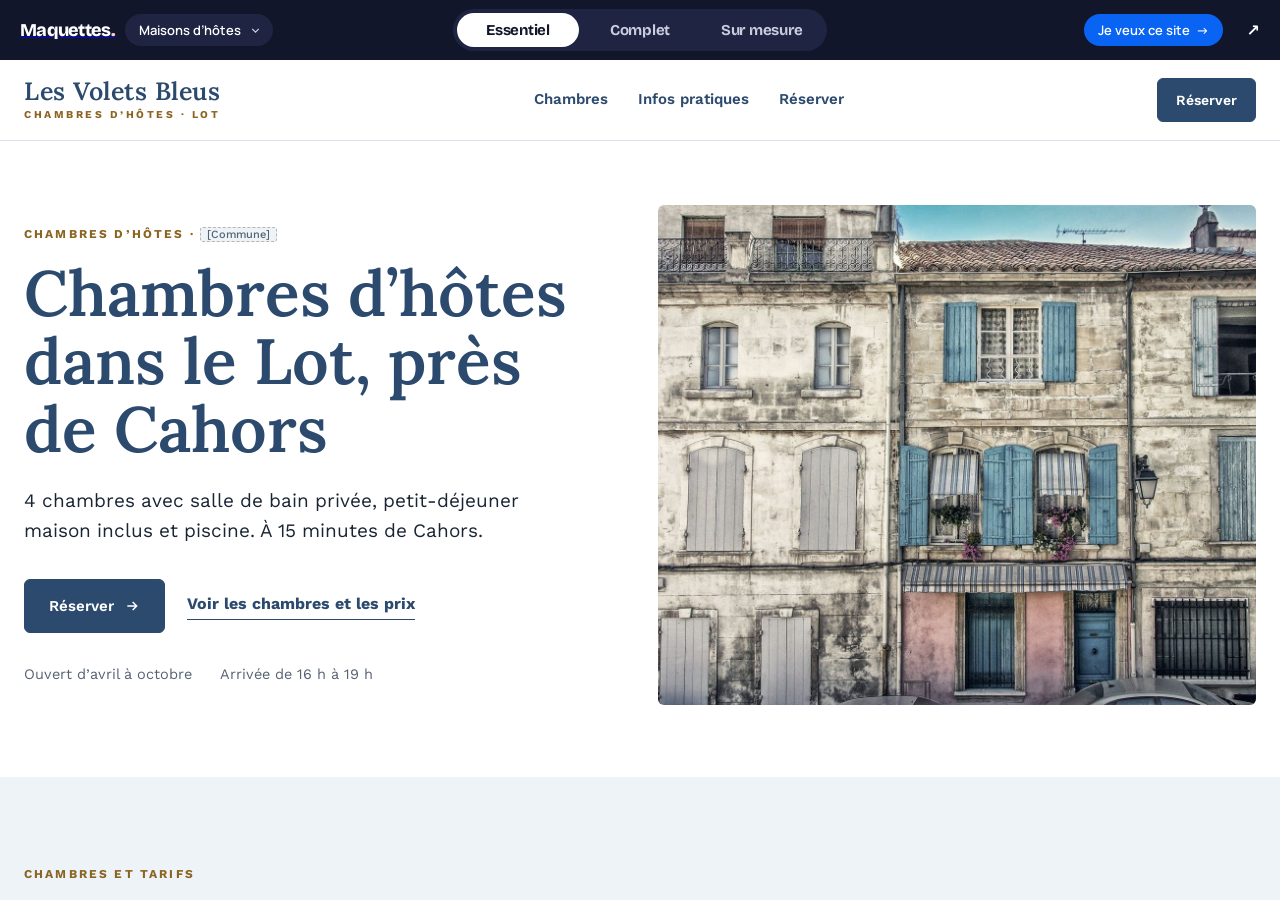
<file: comparer.html>
<!doctype html>
<html lang="fr">
<head>
<meta charset="utf-8">
<meta name="viewport" content="width=device-width, initial-scale=1">
<meta name="robots" content="noindex">
<title>Comparer les formules — maisons d’hôtes</title>
<link rel="preconnect" href="https://fonts.googleapis.com"><link rel="preconnect" href="https://fonts.gstatic.com" crossorigin>
<link rel="stylesheet" href="https://fonts.googleapis.com/css2?family=Bricolage+Grotesque:opsz,wght@12..96,600..800&family=Manrope:wght@500..800&display=swap">
<style>
  :root{--ink:#12162B;--cobalt:#2C44D8;--blush:#F7CFC8;--bar:60px}
  *{box-sizing:border-box;margin:0;padding:0}
  html,body{height:100%;overflow:hidden;background:var(--ink);font-family:'Manrope',system-ui,sans-serif}
  .bar{height:var(--bar);display:grid;grid-template-columns:1fr auto 1fr;align-items:center;gap:16px;padding:0 20px;color:#C9CDDD;font-size:13px}
  .brand{display:flex;align-items:center;gap:10px;white-space:nowrap}
  .brand b{font-family:'Bricolage Grotesque',sans-serif;font-weight:800;font-size:18px;color:#fff;letter-spacing:-.04em}
  .brand b i{font-style:normal;color:var(--blush)}
  .sector select{appearance:none;-webkit-appearance:none;border:0;border-radius:999px;background:#1F2442 url("data:image/svg+xml,%3Csvg xmlns='http://www.w3.org/2000/svg' viewBox='0 0 24 24' fill='none' stroke='%23C9CDDD' stroke-width='2.4'%3E%3Cpath d='M6 9l6 6 6-6'/%3E%3C/svg%3E") no-repeat right 11px center/13px;color:#fff;font:600 13px 'Manrope',system-ui,sans-serif;padding:7px 32px 7px 14px;cursor:pointer}
  .sector select:hover{background-color:#2A3052}
  .sector select:focus-visible{outline:2px solid var(--blush);outline-offset:2px}
  .sector option{color:#12162B;background:#fff}
  .center{display:flex;align-items:center;gap:12px}
  .switch{position:relative;display:grid;grid-template-columns:repeat(3,1fr);background:#1F2442;border-radius:999px;padding:4px}
  .switch .pill{position:absolute;top:4px;bottom:4px;left:4px;width:calc((100% - 8px) / 3);border-radius:999px;background:#fff;transition:transform .22s cubic-bezier(.3,.7,.2,1)}
  .switch[data-on="complet"] .pill{transform:translateX(100%)}
  .switch[data-on="mesure"] .pill{transform:translateX(200%)}
  .switch button{position:relative;z-index:1;border:0;background:none;cursor:pointer;font:inherit;color:#C9CDDD;padding:8px 20px;border-radius:999px;display:flex;justify-content:center;align-items:baseline;gap:8px;white-space:nowrap;transition:color .2s}
  .switch button b{font-family:'Bricolage Grotesque',sans-serif;font-weight:700;font-size:15px;letter-spacing:-.02em}
  .switch button span{font-size:12.5px;font-weight:600;color:#B8BDD0}
  .switch button[aria-pressed="true"]{color:var(--ink)}
  .switch button[aria-pressed="true"] span{color:var(--cobalt)}
  .switch button:focus-visible,.sub button:focus-visible{outline:2px solid var(--blush);outline-offset:2px}
  .sub{display:none;gap:4px}
  body.sm .sub{display:flex}
  .sub button{border:1px solid #3A4060;background:none;color:#C9CDDD;font:600 12.5px 'Manrope',sans-serif;padding:6px 12px;border-radius:999px;cursor:pointer;white-space:nowrap}
  .sub button[aria-pressed="true"]{background:var(--blush);border-color:var(--blush);color:var(--ink)}
  .tools{display:flex;justify-content:flex-end;align-items:center;gap:18px;white-space:nowrap}
  .tools kbd{font:600 11px 'Manrope';border:1px solid #3A4060;border-radius:4px;padding:1px 6px;color:#fff}
  .tools a{color:#fff;text-decoration:none;font-weight:600;display:inline-flex;gap:6px;align-items:center}
  .tools a:hover{text-decoration:underline;text-underline-offset:4px}
  .stage{position:relative;height:calc(100% - var(--bar));background:#fff}
  .stage iframe{position:absolute;inset:0;width:100%;height:100%;border:0;visibility:hidden}
  .stage iframe.on{visibility:visible}
  @media (max-width:1400px){.hint{display:none}}
  @media (max-width:1240px){.switch button span{display:none}}
  @media (max-width:1000px){.brand b{display:none}}
  @media (max-width:820px){
    :root{--bar:96px}
    body.sm{--bar:132px}
    .bar{grid-template-columns:1fr;align-content:center;gap:8px;padding:8px 12px}
    .brand{justify-content:center}
    .center{flex-direction:column;gap:8px}
    .tools{display:none}
    .switch{width:100%;max-width:420px}
    .switch button{padding:8px 6px}
    .switch button b{font-size:13.5px}
  }
  .cc{display:inline-flex;align-items:center;gap:6px;background:#0964F4;color:#fff!important;text-decoration:none!important;font-weight:700;border-radius:999px;padding:7px 14px;white-space:nowrap}
  .cc:hover{background:#0752c9}
  .cc:focus-visible{outline:2px solid var(--blush);outline-offset:2px}
  .cc-m{display:none;font-size:12.5px;padding:6px 12px}
  @media (max-width:1800px){.hint{display:none}}
  @media (max-width:1600px){.switch button span{display:none}#solo{font-size:0}#solo::after{content:"↗";font-size:16px}}
  @media (max-width:1199px){.tools{display:none!important}.cc-m{display:inline-flex}}
  @media (min-width:821px) and (max-width:980px){.sub button{padding:6px 9px;font-size:12px}.switch button{padding:8px 12px}.bar{gap:10px;padding:0 14px}}
</style>
</head>
<body>
<div class="bar">
  <div class="brand"><a href="./" title="Tous les modèles"><b>Maquettes<i>.</i></b></a><label class="sector"><select aria-label="Secteur" autocomplete="off" onchange="location.href=this.value"><option value="https://jeancdf.github.io/maquettes-coiffure/">Salons</option><option value="https://jeancdf.github.io/maquettes-restaurant/">Restaurants</option><option value="https://jeancdf.github.io/maquettes-mariage/">Mariage</option><option value="https://jeancdf.github.io/maquettes-maisons-hotes/" selected>Maisons d’hôtes</option><option value="https://jeancdf.github.io/maquettes-garage/">Garages</option><option value="https://jeancdf.github.io/maquettes-patisserie/">Pâtisseries</option></select></label><a class="cc cc-m" data-cc href="https://client-contact.fr/?utm_source=maquettes&amp;utm_medium=comparateur-mobile&amp;utm_campaign=maisons-hotes" target="_blank" rel="noopener">Je veux ce site</a></div>
  <div class="center">
    <div class="switch" role="group" aria-label="Choisir la formule" data-on="essentiel">
      <span class="pill" aria-hidden="true"></span>
      <button data-tier="essentiel" aria-pressed="true"><b>Essentiel</b><span>790 € HT</span></button>
      <button data-tier="complet" aria-pressed="false"><b>Complet</b><span>1 190 € HT</span></button>
      <button data-tier="mesure" aria-pressed="false"><b>Sur mesure</b><span>1 990 – 2 990 € HT</span></button>
    </div>
    <div class="sub" role="group" aria-label="Choisir l’exemple sur mesure">
      <button data-id="mas" aria-pressed="false">Provence</button>
      <button data-id="tyavel" aria-pressed="false">Bretagne</button>
      <button data-id="chalet" aria-pressed="false">Montagne</button>
    </div>
  </div>
  <div class="tools">
    <span class="hint">Touches <kbd>1</kbd> à <kbd>5</kbd> ou <kbd>←</kbd> <kbd>→</kbd></span>
    <a class="cc" data-cc href="https://client-contact.fr/?utm_source=maquettes&amp;utm_medium=comparateur&amp;utm_campaign=maisons-hotes" target="_blank" rel="noopener">Je veux ce site <span aria-hidden="true">→</span></a>
    <a id="solo" href="essentiel.html" target="_blank" rel="noopener" title="Ouvrir la maquette seule" aria-label="Ouvrir la maquette seule">Ouvrir seule ↗</a>
  </div>
</div>
<div class="stage">
  <iframe id="f-essentiel" class="on" src="essentiel.html" title="Formule Essentiel"></iframe>
  <iframe id="f-complet" src="complet/index.html" title="Formule Complet" loading="eager"></iframe>
  <iframe id="f-mas" src="mas.html" title="Sur mesure — Mas des Oliviers" loading="eager"></iframe>
  <iframe id="f-tyavel" src="tyavel.html" title="Sur mesure — Ty Avel" loading="eager"></iframe>
  <iframe id="f-chalet" src="chalet.html" title="Sur mesure — Chalet Les Aiguilles" loading="eager"></iframe>
</div>
<script>
  const ids = ['essentiel', 'complet', 'mas', 'tyavel', 'chalet'];
  const custom = ['mas', 'tyavel', 'chalet'];
  const sw = document.querySelector('.switch');
  const solo = document.getElementById('solo');
  let lastCustom = 'mas';

  function show(id) {
    if (!ids.includes(id)) id = ids[0];
    const tier = custom.includes(id) ? 'mesure' : id;
    if (tier === 'mesure') lastCustom = id;
    ids.forEach(k => document.getElementById('f-' + k).classList.toggle('on', k === id));
    sw.querySelectorAll('[data-tier]').forEach(b => b.setAttribute('aria-pressed', b.dataset.tier === tier));
    document.querySelectorAll('.sub [data-id]').forEach(b => b.setAttribute('aria-pressed', b.dataset.id === id));
    document.body.classList.toggle('sm', tier === 'mesure');
    sw.dataset.on = tier;
    solo.href = id === 'complet' ? 'complet/index.html' : id + '.html';
    history.replaceState(null, '', '#' + id);
  }

  function onKey(e) {
    if (e.metaKey || e.ctrlKey || e.altKey) return;
    const el = e.target;
    if (el && (el.isContentEditable || /^(INPUT|TEXTAREA|SELECT)$/.test(el.tagName))) return; // on tape dans un formulaire
    const cur = document.querySelector('.stage iframe.on').id.slice(2);
    const i = ids.indexOf(cur);
    if (e.key >= '1' && e.key <= String(ids.length)) show(ids[e.key - 1]);
    else if (e.key === 'ArrowRight') show(ids[(i + 1) % ids.length]);
    else if (e.key === 'ArrowLeft') show(ids[(i + ids.length - 1) % ids.length]);
    else return;
    e.preventDefault();
  }

  sw.addEventListener('click', e => {
    const b = e.target.closest('button');
    if (b) show(b.dataset.tier === 'mesure' ? lastCustom : b.dataset.tier);
  });
  document.querySelector('.sub').addEventListener('click', e => {
    const b = e.target.closest('button');
    if (b) show(b.dataset.id);
  });
  document.addEventListener('keydown', onKey);
  // les raccourcis marchent aussi quand le focus est dans une maquette
  ids.forEach(k => {
    const f = document.getElementById('f-' + k);
    f.addEventListener('load', () => {
      try { f.contentWindow.addEventListener('keydown', onKey); } catch (_) {}
    });
  });

  show(location.hash.slice(1));

</script>
<script>
  // le bouton « Je veux ce site » transmet le modèle affiché
  document.querySelectorAll('a[data-cc]').forEach(a => a.addEventListener('click', () => {
    const u = new URL(a.href); u.searchParams.set('utm_content', location.hash.slice(1) || 'essentiel'); a.href = u;
  }));
</script>
</body>
</html>
</file>
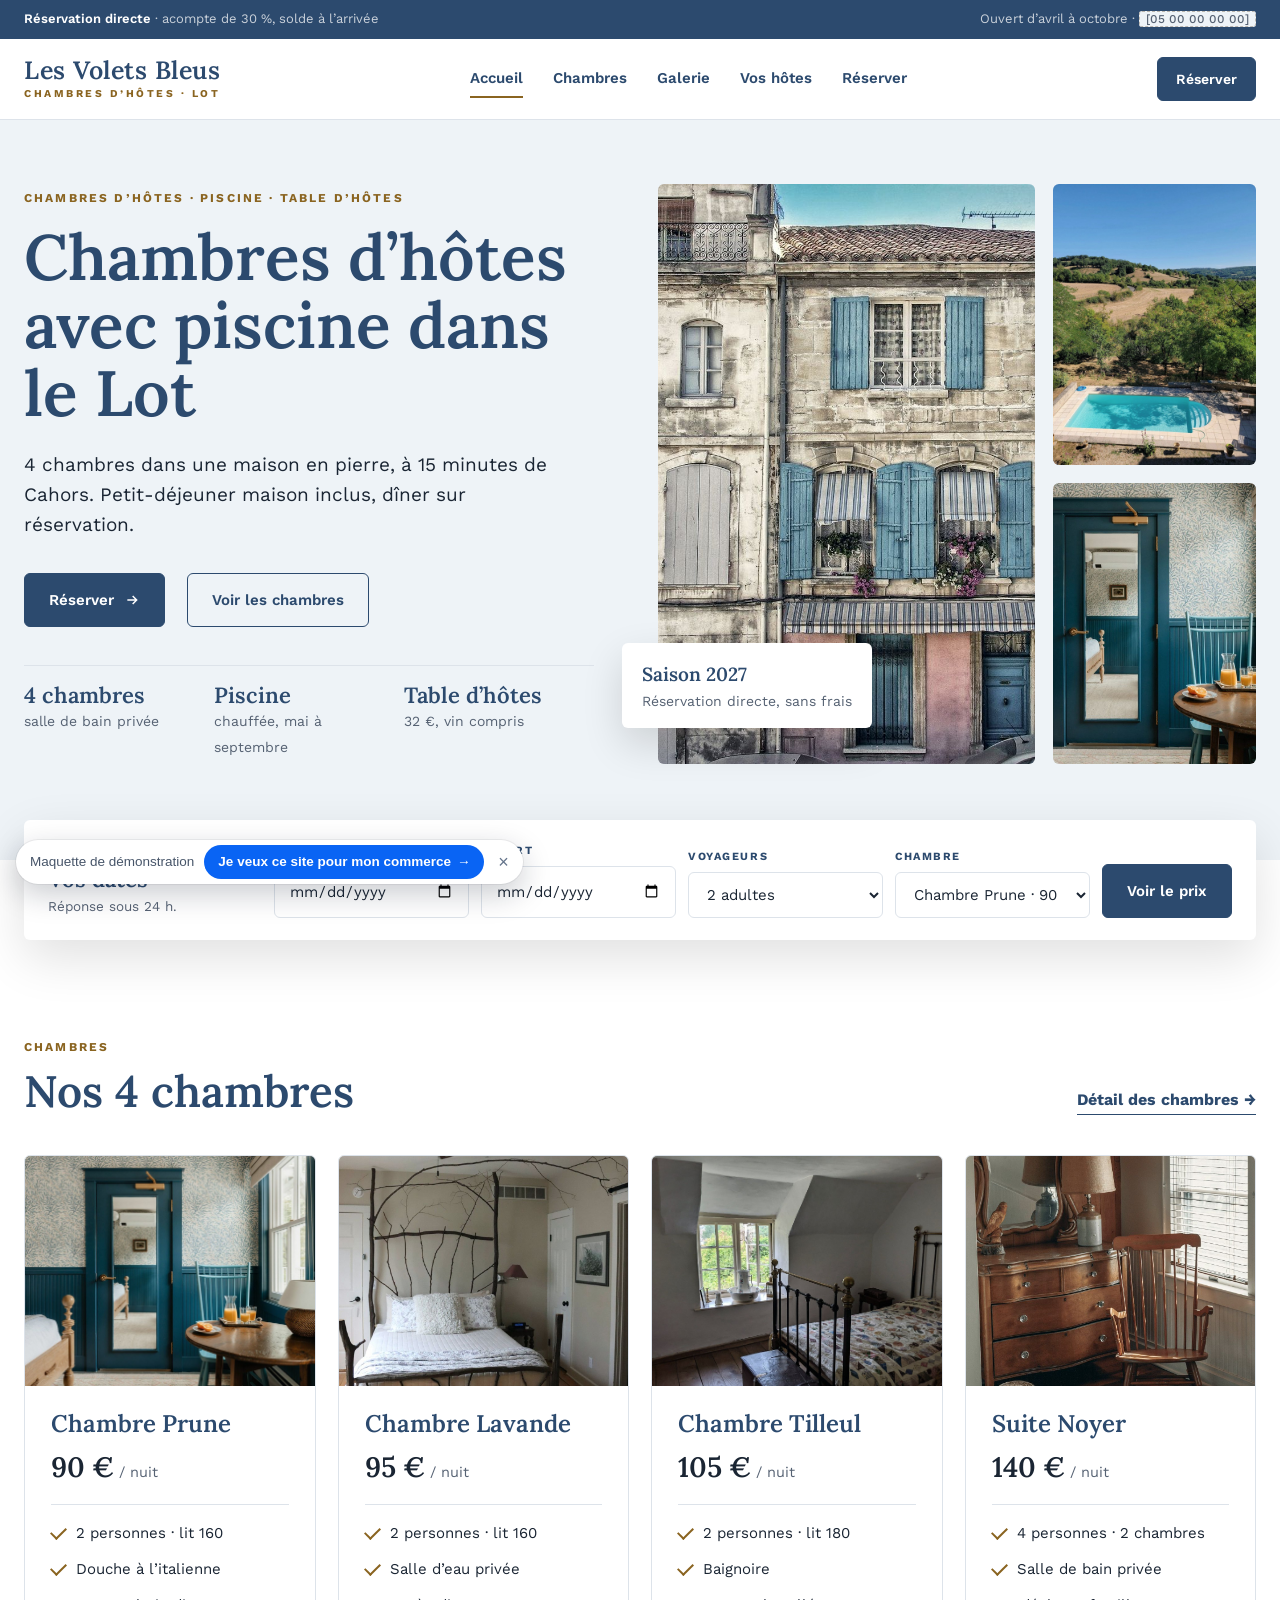
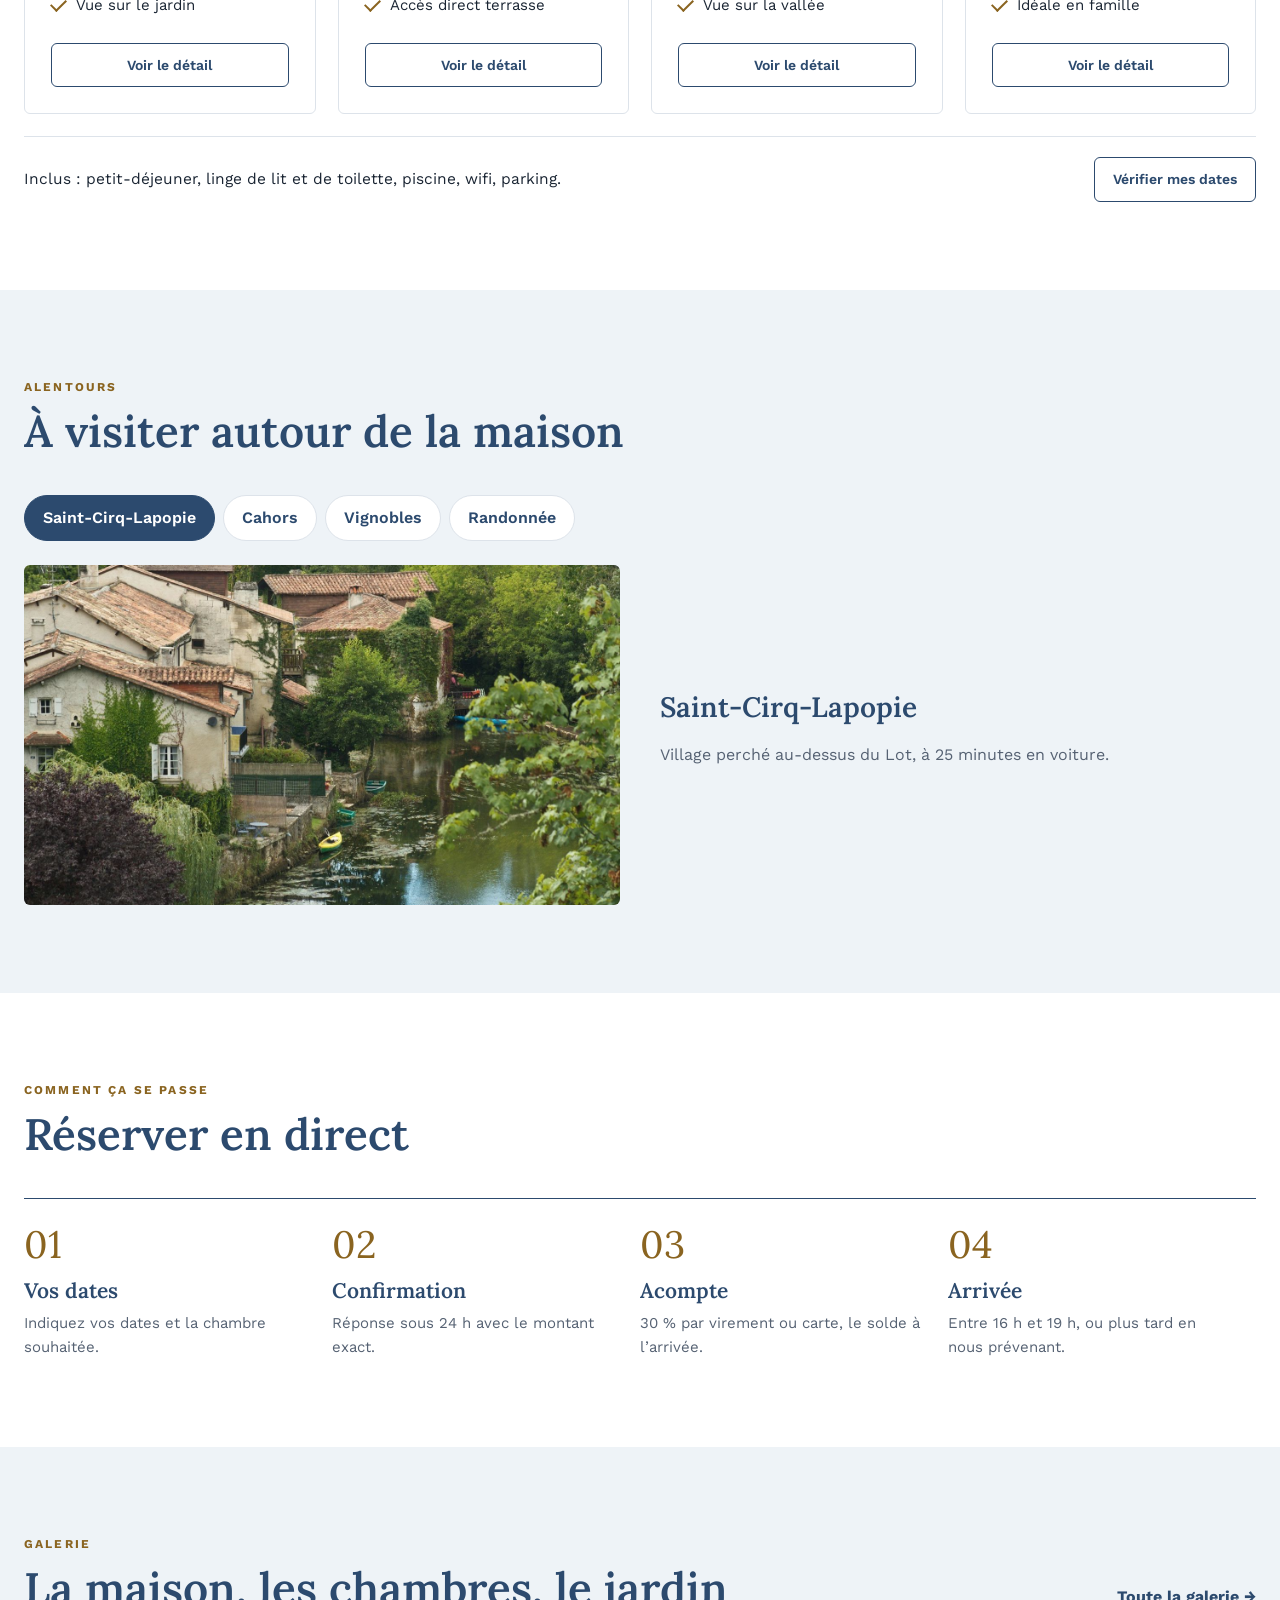
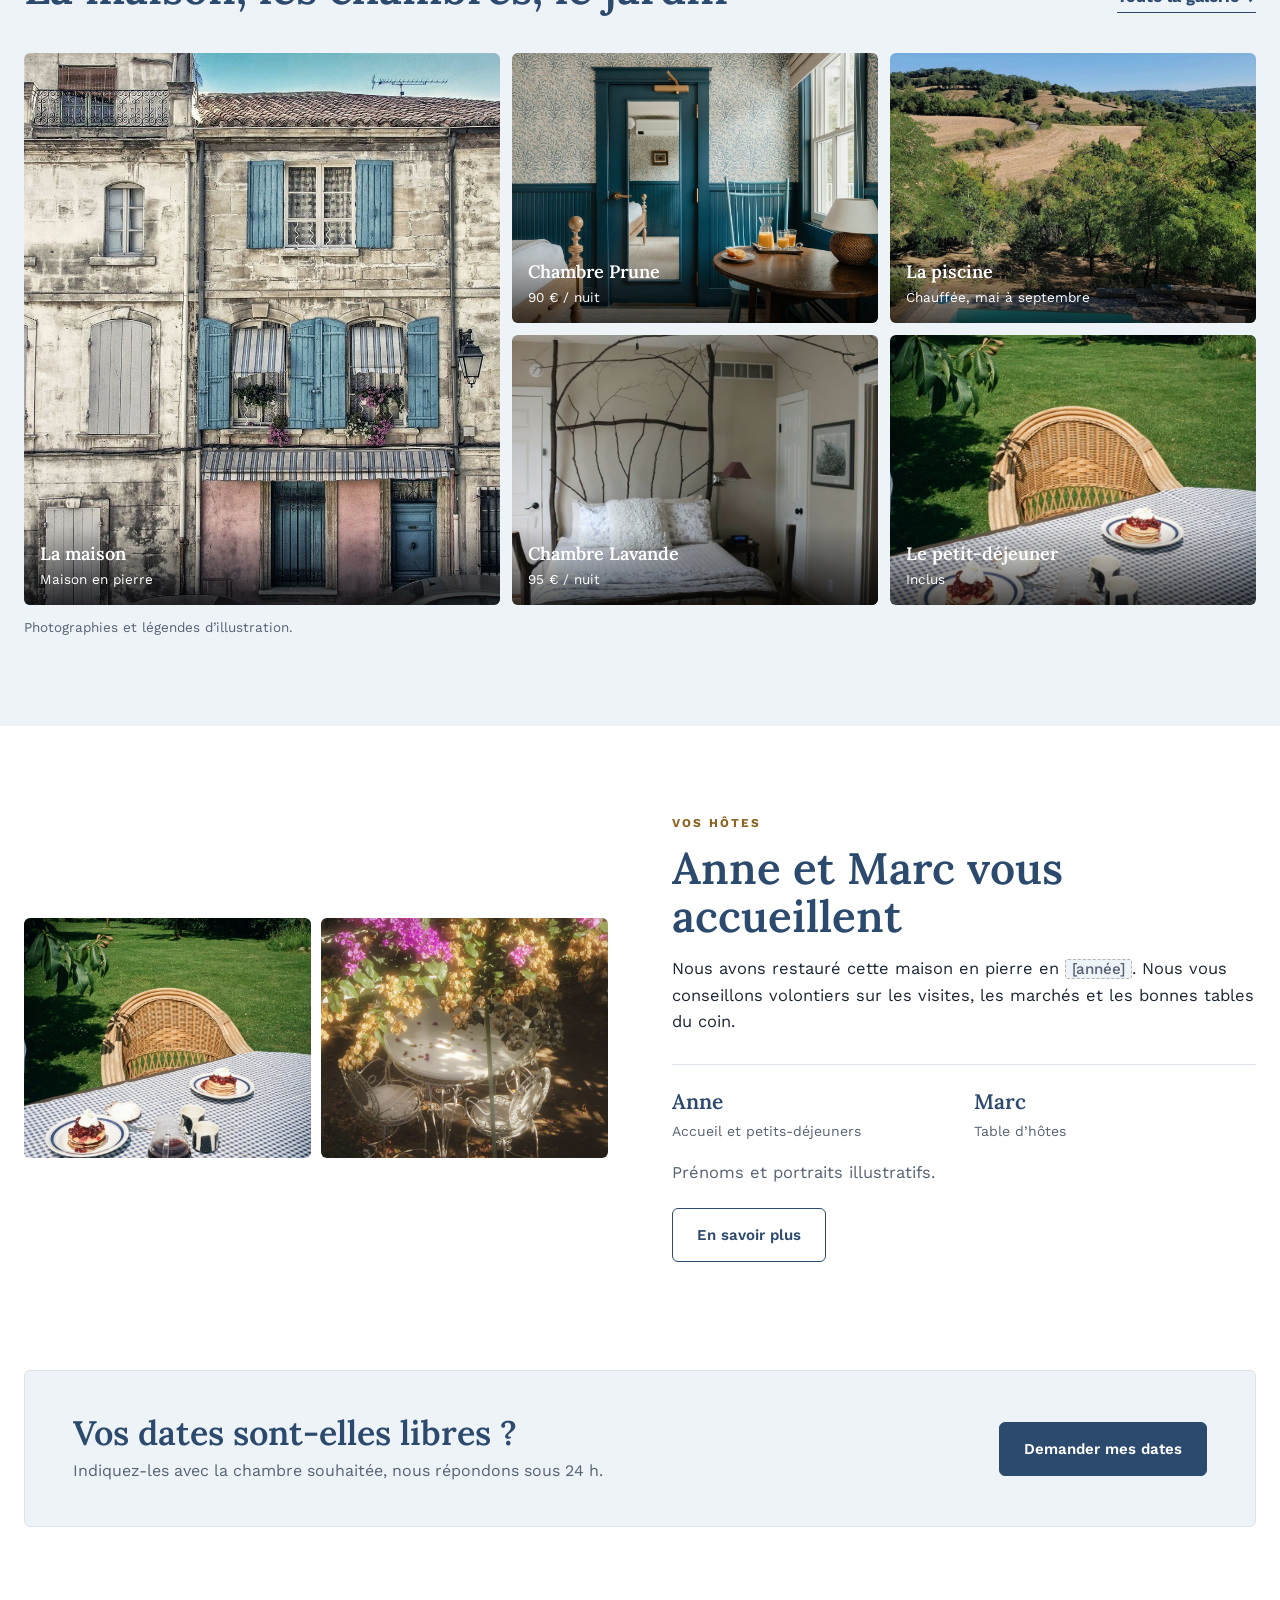
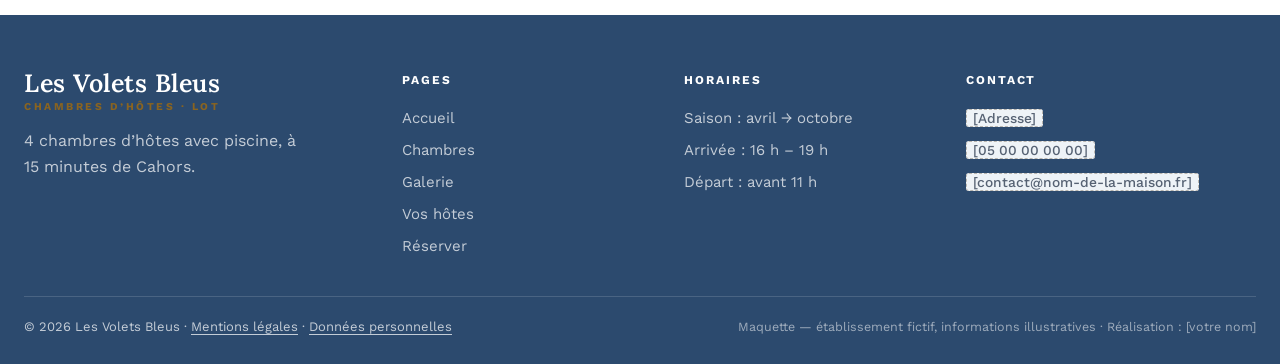
<file: complet.html>
<!doctype html>
<html lang="fr"><head><meta charset="utf-8"><meta name="robots" content="noindex"><title>Page déplacée</title>
<link rel="canonical" href="complet/index.html"><meta http-equiv="refresh" content="0; url=complet/index.html">
<script>location.replace("complet/index.html" + location.hash);</script></head>
<body style="font-family:system-ui,sans-serif;padding:40px"><p>Cette maquette a déménagé : <a href="complet/index.html">complet/index.html</a></p></body></html>
</file>
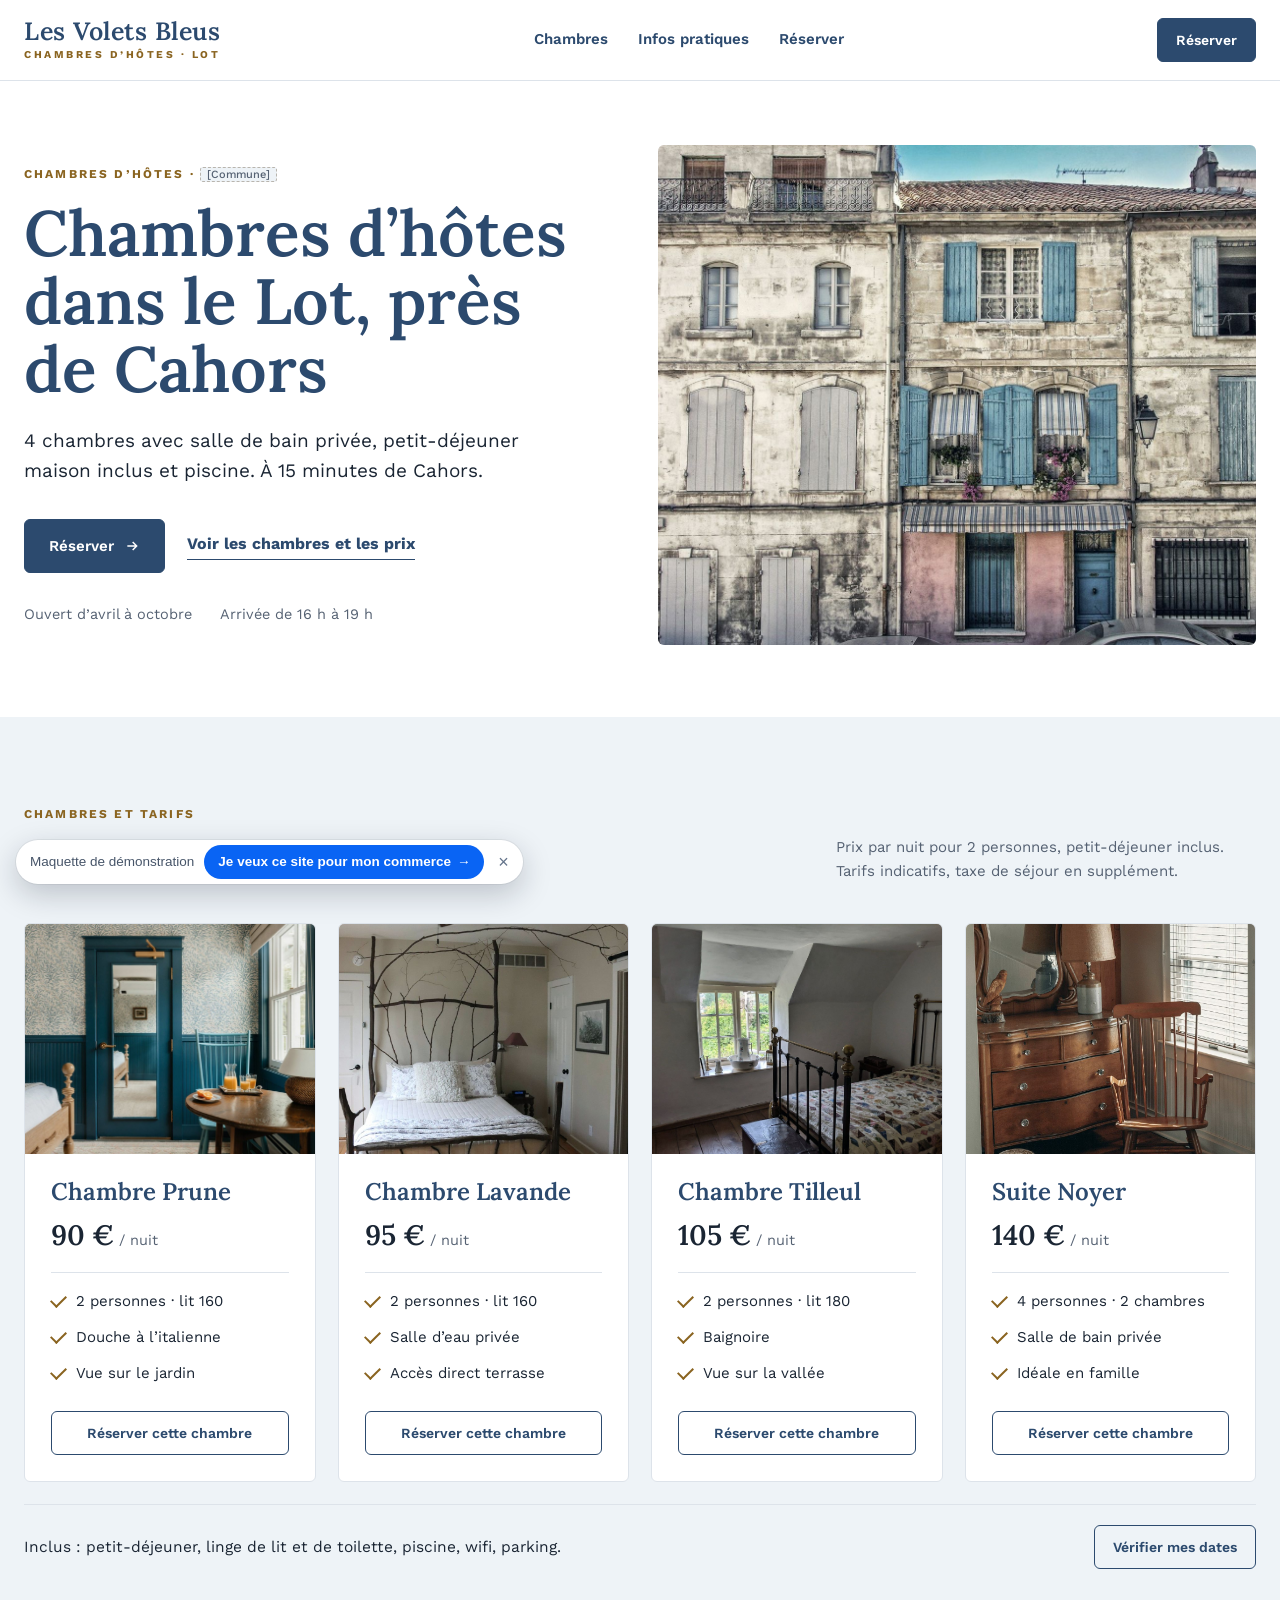
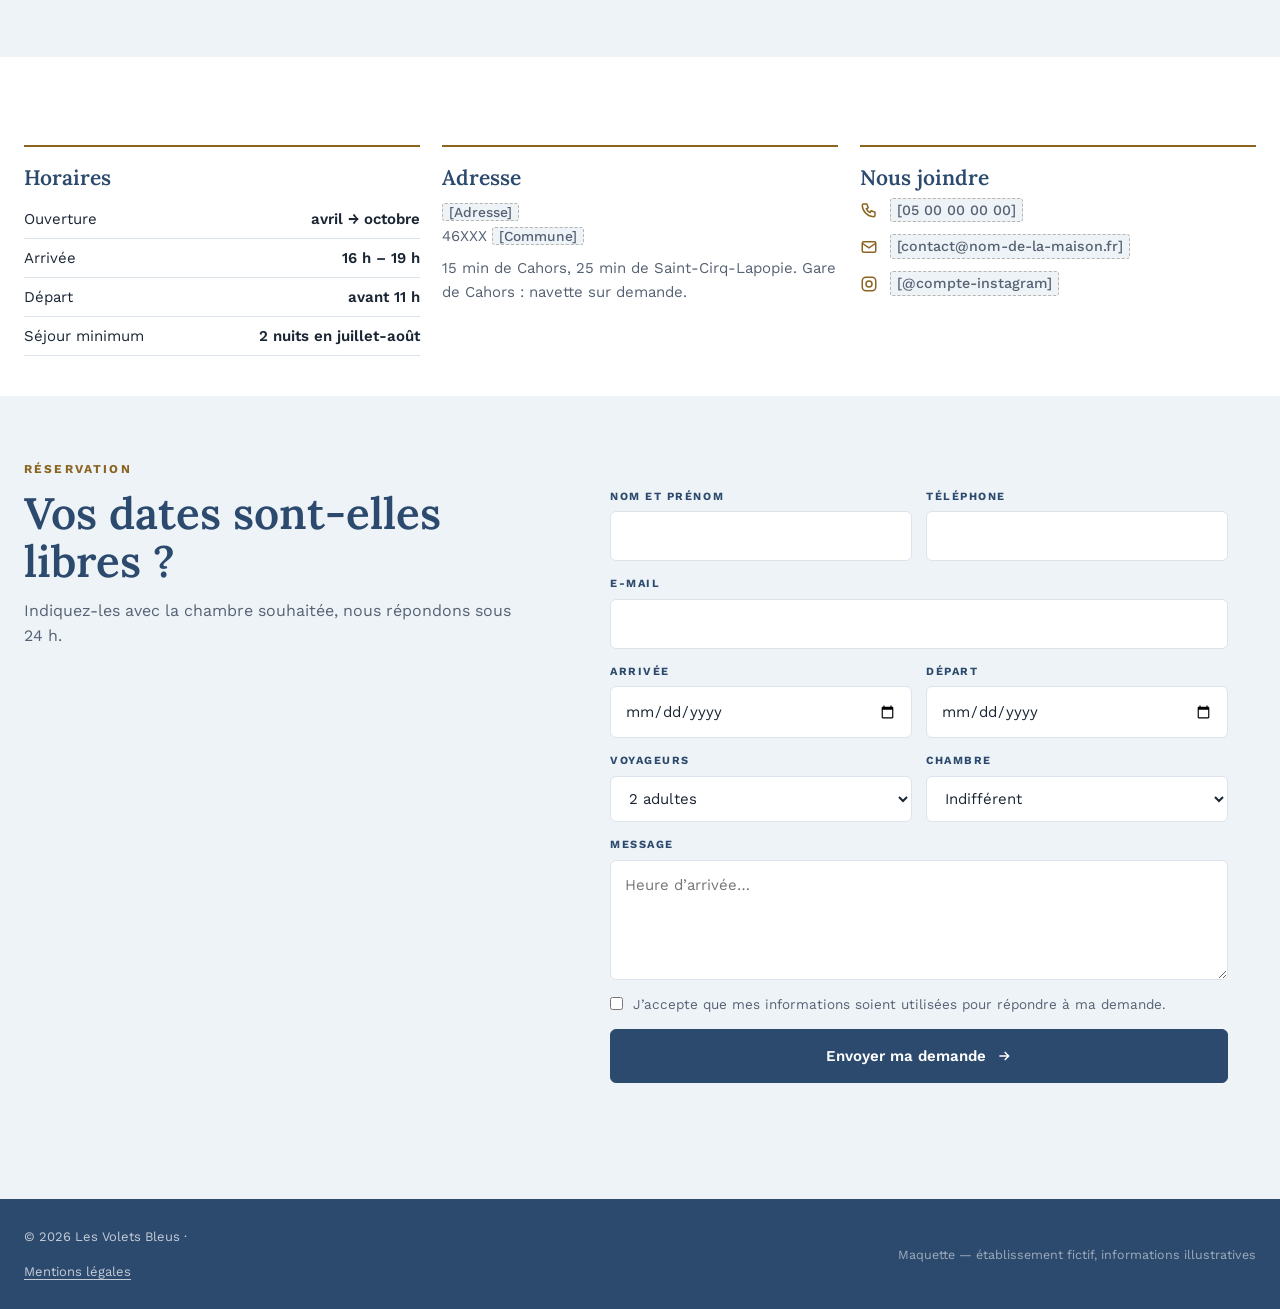
<file: essentiel.html>
<!doctype html>
<html lang="fr">
<head>
<meta charset="utf-8">
<meta name="viewport" content="width=device-width, initial-scale=1">
<meta name="robots" content="noindex">
<title>Les Volets Bleus — Chambres d’hôtes · Lot (maquette Essentiel)</title>
<link rel="preconnect" href="https://fonts.googleapis.com"><link rel="preconnect" href="https://fonts.gstatic.com" crossorigin>
<link rel="stylesheet" href="https://fonts.googleapis.com/css2?family=Lora:wght@500..700&family=Work+Sans:wght@300..700&display=swap">
<link rel="stylesheet" href="kit/std.css">
<style>:root{--pri:#2C4A6E;--pri-2:#3B5F88;--acc:#8A6420;--soft:#EEF3F7;--ink:#1A2533;--muted:#566273;--line:#DDE3EA;--radius:6px;--fd:'Lora';--fb:'Work Sans';--fdw:600}</style>
</head>
<body>
<header class="hd wrap">
  <a class="logo" href="#top"><b>Les Volets Bleus</b><small>Chambres d’hôtes · Lot</small></a>
  <nav aria-label="Navigation"><a href="#offres">Chambres</a><a href="#infos">Infos pratiques</a><a href="#demande">Réserver</a></nav>
  <div class="side"><a class="btn sm" href="#demande">Réserver</a><button class="burger" type="button" aria-label="Menu" aria-expanded="false"><i></i></button></div>
</header>
<nav class="mnav" aria-label="Menu mobile"><a href="#offres">Chambres</a><a href="#infos">Infos pratiques</a><a href="#demande">Réserver</a><a class="btn" href="#demande">Réserver</a></nav>
<main id="top">
<section class="hero wrap">
  <div>
    <div class="eyebrow">Chambres d’hôtes · <span class="ph">[Commune]</span></div>
    <h1>Chambres d’hôtes dans le Lot, près de Cahors</h1>
    <p class="lede">4 chambres avec salle de bain privée, petit-déjeuner maison inclus et piscine. À 15 minutes de Cahors.</p>
    <div class="ctas"><a class="btn" href="#demande">Réserver <svg viewBox="0 0 24 24" fill="none" stroke="currentColor" stroke-width="2.2"><path d="M5 12h14M13 6l6 6-6 6"/></svg></a><a class="link" href="#offres">Voir les chambres et les prix</a></div>
    <div class="meta"><span>Ouvert d’avril à octobre</span><span>Arrivée de 16 h à 19 h</span></div>
  </div>
  <div class="img" style="background-image:url(img/v-facade.jpg)" role="img" aria-label="Chambres d’hôtes · Lot"></div>
</section>
<section class="s soft wrap" id="offres">
  <div class="sh"><div><div class="eyebrow">Chambres et tarifs</div><h2 class="t">Nos 4 chambres</h2></div><p>Prix par nuit pour 2 personnes, petit-déjeuner inclus. Tarifs indicatifs, taxe de séjour en supplément.</p></div>
  <div class="offers"><article class="offer"><div class="pic" style="background-image:url(img/v-chambre1.jpg)"></div>
      <div class="body"><h3>Chambre Prune</h3><div class="pr"> <b>90 €</b> / nuit</div><div class="list"><div class="check">2 personnes · lit 160</div><div class="check">Douche à l’italienne</div><div class="check">Vue sur le jardin</div></div>
      <a class="btn line sm go" href="?chambre=prune#demande">Réserver cette chambre</a></div></article><article class="offer"><div class="pic" style="background-image:url(img/v-chambre2.jpg)"></div>
      <div class="body"><h3>Chambre Lavande</h3><div class="pr"> <b>95 €</b> / nuit</div><div class="list"><div class="check">2 personnes · lit 160</div><div class="check">Salle d’eau privée</div><div class="check">Accès direct terrasse</div></div>
      <a class="btn line sm go" href="?chambre=lavande#demande">Réserver cette chambre</a></div></article><article class="offer"><div class="pic" style="background-image:url(img/v-chambre3.jpg)"></div>
      <div class="body"><h3>Chambre Tilleul</h3><div class="pr"> <b>105 €</b> / nuit</div><div class="list"><div class="check">2 personnes · lit 180</div><div class="check">Baignoire</div><div class="check">Vue sur la vallée</div></div>
      <a class="btn line sm go" href="?chambre=tilleul#demande">Réserver cette chambre</a></div></article><article class="offer"><div class="pic" style="background-image:url(img/v-commode.jpg)"></div>
      <div class="body"><h3>Suite Noyer</h3><div class="pr"> <b>140 €</b> / nuit</div><div class="list"><div class="check">4 personnes · 2 chambres</div><div class="check">Salle de bain privée</div><div class="check">Idéale en famille</div></div>
      <a class="btn line sm go" href="?chambre=noyer#demande">Réserver cette chambre</a></div></article></div>
  <div class="note"><span>Inclus : petit-déjeuner, linge de lit et de toilette, piscine, wifi, parking.</span><a class="btn line sm" href="#demande">Vérifier mes dates</a></div>
</section>
<section class="s wrap" id="infos" style="padding-bottom:40px">
  <div class="engs">
    <div class="eng"><h3>Horaires</h3><div style="margin-top:8px"><table class="hours"><tbody><tr><td>Ouverture</td><td>avril → octobre</td></tr><tr><td>Arrivée</td><td>16 h – 19 h</td></tr><tr><td>Départ</td><td>avant 11 h</td></tr><tr><td>Séjour minimum</td><td>2 nuits en juillet-août</td></tr></tbody></table></div></div>
    <div class="eng"><h3>Adresse</h3><p><span class="ph">[Adresse]</span><br>46XXX <span class="ph">[Commune]</span></p><p class="muted" style="margin-top:8px">15 min de Cahors, 25 min de Saint-Cirq-Lapopie. Gare de Cahors : navette sur demande.</p></div>
    <div class="eng"><h3>Nous joindre</h3><a class="cline" href="tel:+33000000000"><svg viewBox="0 0 24 24" fill="none" stroke="currentColor" stroke-width="2"><path d="M5 4h4l2 5-2.5 1.5a11 11 0 0 0 5 5L15 13l5 2v4a2 2 0 0 1-2 2A16 16 0 0 1 3 6a2 2 0 0 1 2-2"/></svg><span class="ph">[05 00 00 00 00]</span></a><a class="cline" href="mailto:contact@nom-de-la-maison.fr"><svg viewBox="0 0 24 24" fill="none" stroke="currentColor" stroke-width="2"><rect x="3" y="5" width="18" height="14" rx="2"/><path d="m3 7 9 6 9-6"/></svg><span class="ph">[contact@nom-de-la-maison.fr]</span></a><a class="cline" href="#" data-demo="Lien vers le compte Instagram à renseigner"><svg viewBox="0 0 24 24" fill="none" stroke="currentColor" stroke-width="2"><rect x="3" y="3" width="18" height="18" rx="5"/><circle cx="12" cy="12" r="4"/></svg><span class="ph">[@compte-instagram]</span></a></div>
  </div>
</section>
<section class="s soft wrap" id="demande" style="padding-top:64px"><div class="contact">
  <div><div class="eyebrow">Réservation</div><h2 class="t">Vos dates sont-elles libres ?</h2><p class="muted" style="margin-top:12px">Indiquez-les avec la chambre souhaitée, nous répondons sous 24 h.</p></div>
  <div><form class="demo" novalidate>
        <div class="f"><label for="nom">Nom et prénom</label><input id="nom" name="nom" type="text" required></div><div class="f"><label for="tel">Téléphone</label><input id="tel" name="tel" type="tel" required></div><div class="f full"><label for="email">E-mail</label><input id="email" name="email" type="email" required></div><div class="f"><label for="arrivee">Arrivée</label><input id="arrivee" name="arrivee" type="date" required></div><div class="f"><label for="depart">Départ</label><input id="depart" name="depart" type="date" required></div><div class="f"><label for="voyageurs">Voyageurs</label><select id="voyageurs" name="voyageurs"><option>2 adultes</option><option>1 adulte</option><option>2 adultes + 1 enfant</option><option>2 adultes + 2 enfants</option><option>3 adultes</option><option>4 adultes</option></select></div><div class="f"><label for="chambre">Chambre</label><select id="chambre" name="chambre"><option value="indifferent">Indifférent</option><option value="prune" data-pp="90">Chambre Prune · 90 €</option><option value="lavande" data-pp="95">Chambre Lavande · 95 €</option><option value="tilleul" data-pp="105">Chambre Tilleul · 105 €</option><option value="noyer" data-pp="140">Suite Noyer · 140 €</option></select></div><div class="f full"><label for="message">Message</label><textarea id="message" name="message" placeholder="Heure d’arrivée…"></textarea></div>
        <label class="consent full"><input type="checkbox" name="rgpd" required> J’accepte que mes informations soient utilisées pour répondre à ma demande.</label>
        <button class="btn full" type="submit">Envoyer ma demande <svg viewBox="0 0 24 24" fill="none" stroke="currentColor" stroke-width="2.2"><path d="M5 12h14M13 6l6 6-6 6"/></svg></button>
      </form>
      <div class="sent" role="status"><h3>Demande de séjour envoyée</h3><p>Nous vous confirmons la disponibilité et le montant sous 24 h. Récapitulatif :</p><dl></dl>
        <p class="small">Maquette de démonstration : aucune donnée n’est envoyée.</p><button class="btn line sm" type="button" data-reset>Faire une autre demande</button></div></div>
</div></section>
</main>
<footer class="ft mini wrap"><div class="bot"><span>© <span data-year></span> Les Volets Bleus · <details class="mention"><summary>Mentions légales</summary><p>Les Volets Bleus, <span class="ph">[forme juridique]</span>, SIRET <span class="ph">[000 000 000 00000]</span>. Hébergeur : <span class="ph">[nom et adresse]</span>. Les informations du formulaire servent uniquement à répondre à votre demande. Photos : Unsplash.</p></details></span><span class="demo-note">Maquette — établissement fictif, informations illustratives</span></div></footer>
<script src="kit/std.js"></script>
<script src="kit/cta.js" data-secteur="maisons-hotes" data-modele="essentiel" defer></script>
</body>
</html>
</file>
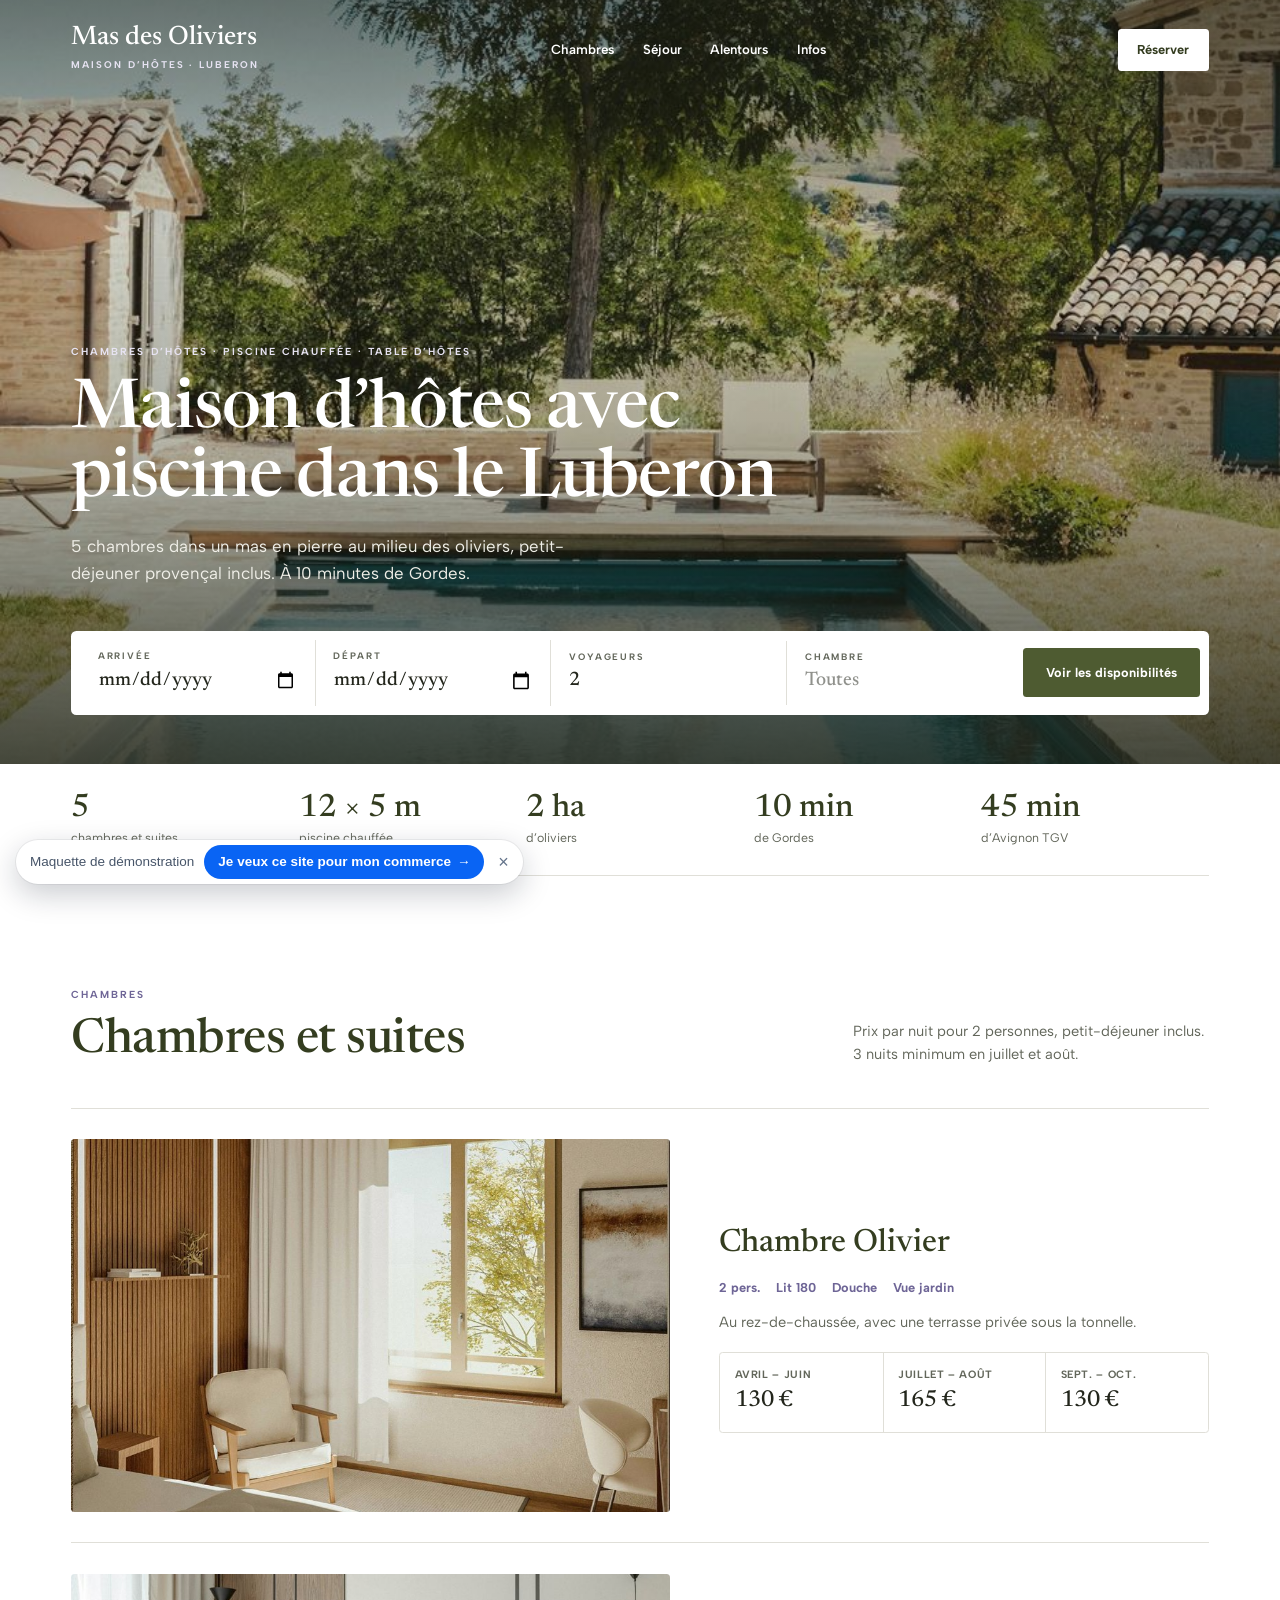
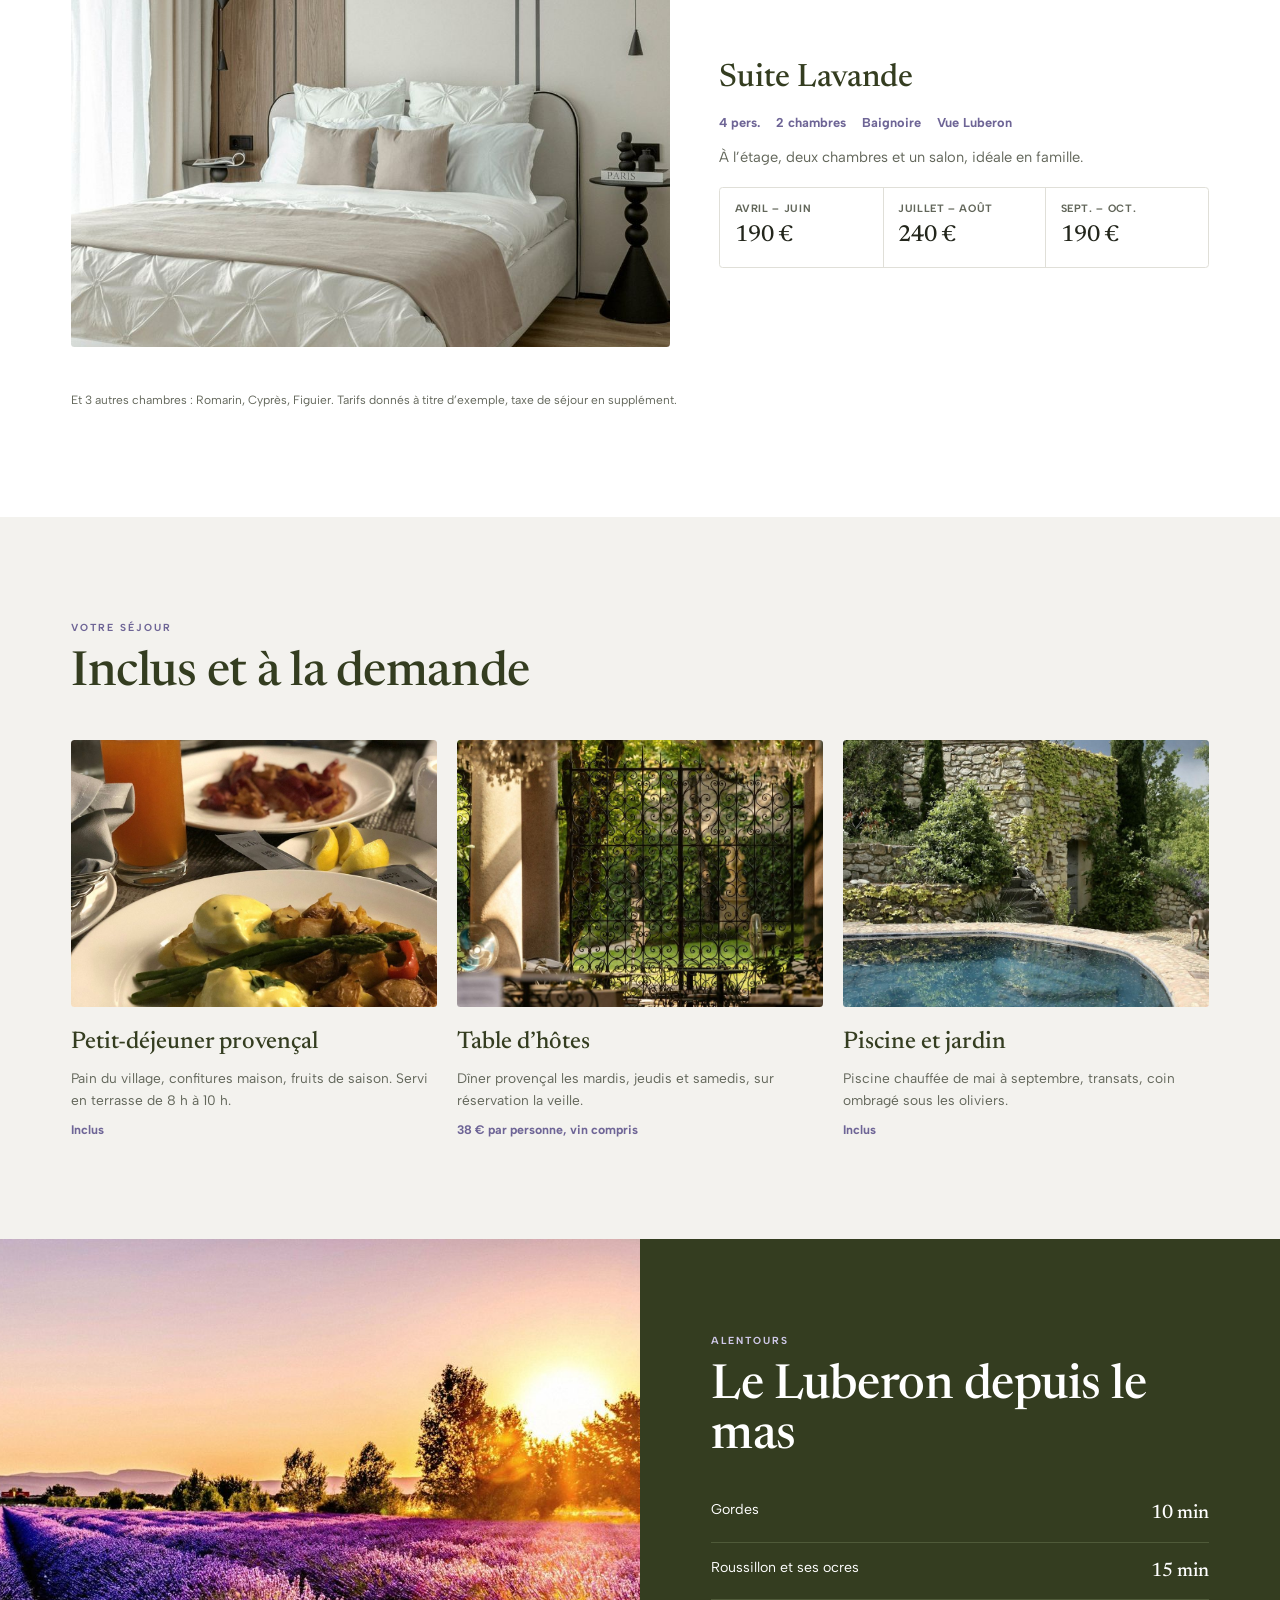
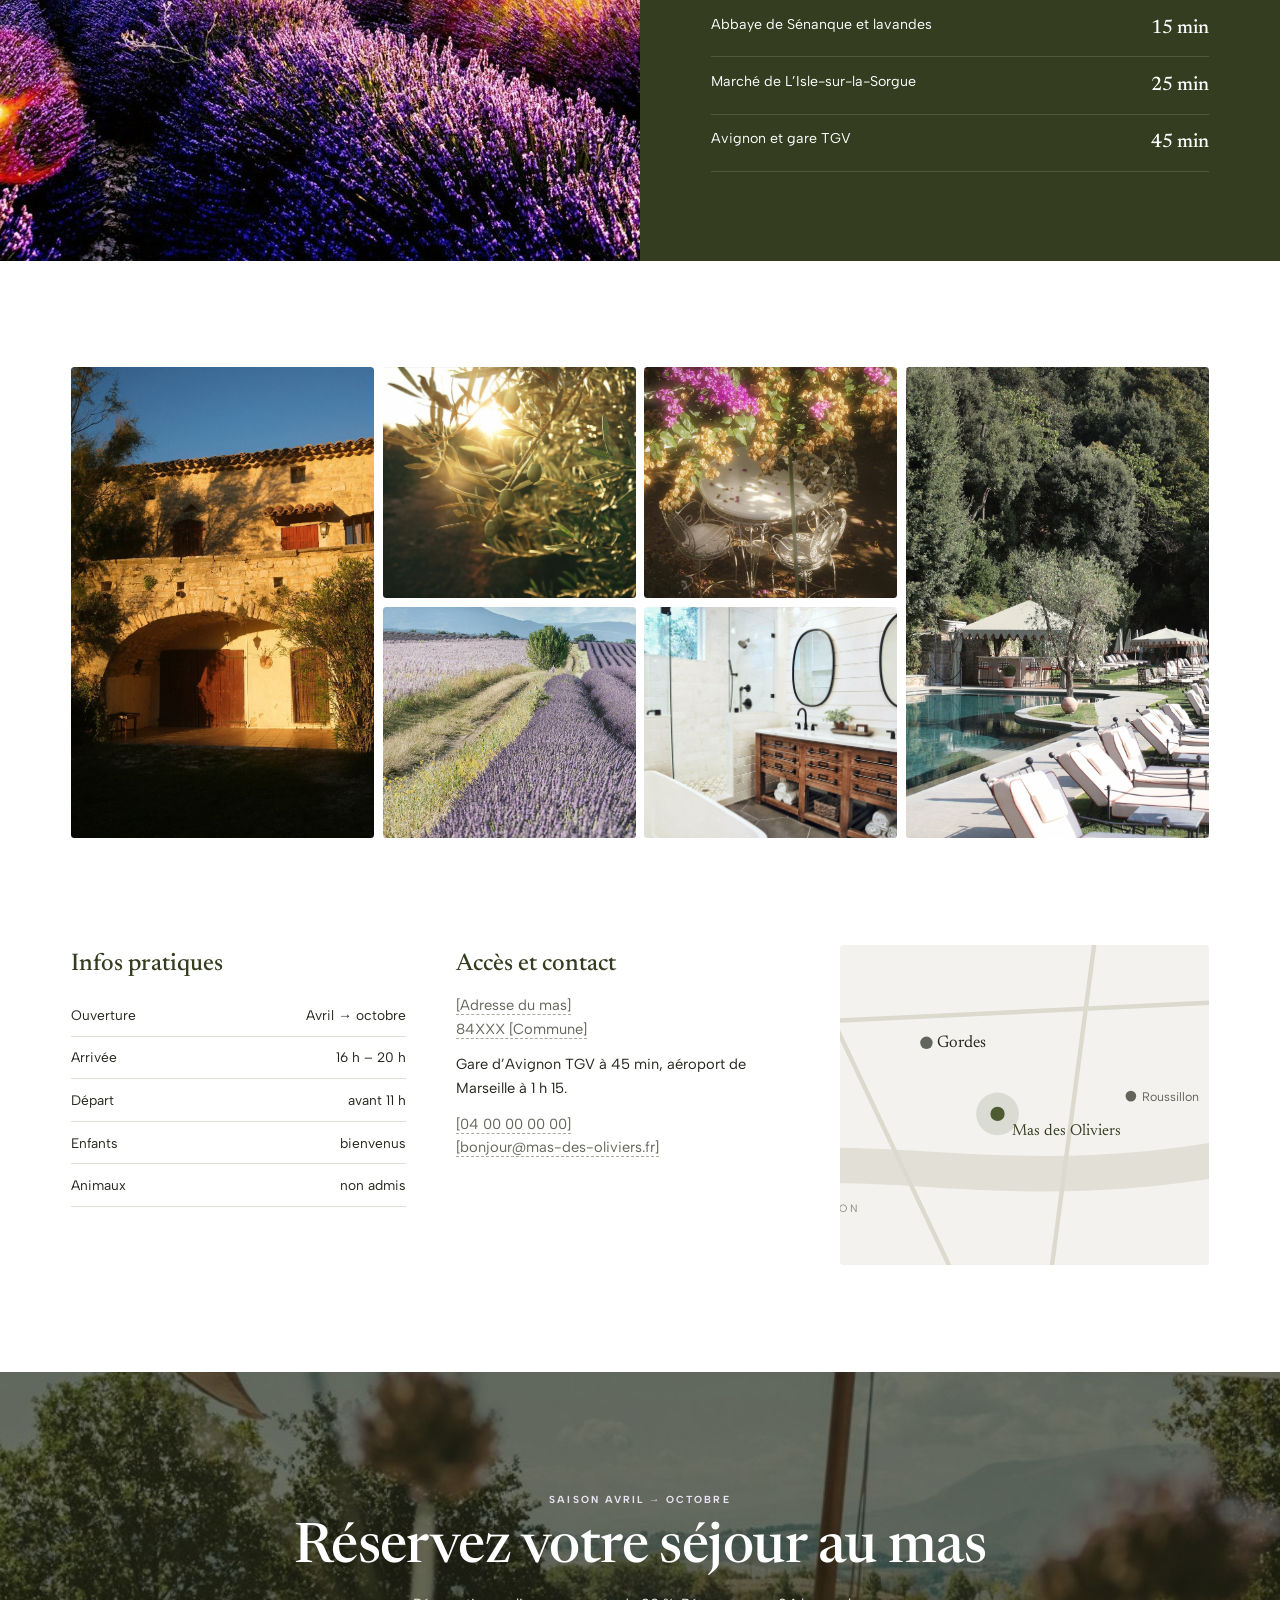
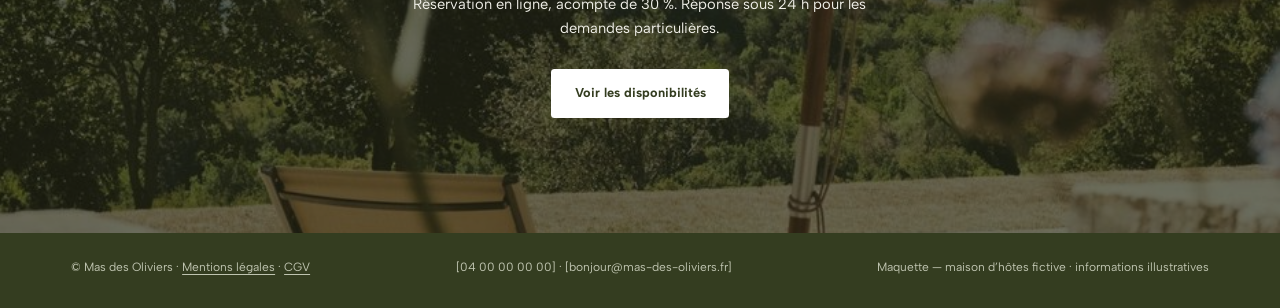
<file: mas.html>
<!doctype html>
<html lang="fr">
<head>
<meta charset="utf-8">
<meta name="viewport" content="width=device-width, initial-scale=1">
<meta name="robots" content="noindex">
<title>Mas des Oliviers — maison d’hôtes, Luberon (maquette)</title>
<link rel="preconnect" href="https://fonts.googleapis.com"><link rel="preconnect" href="https://fonts.gstatic.com" crossorigin>
<link rel="stylesheet" href="https://fonts.googleapis.com/css2?family=Newsreader:opsz,wght@6..72,400..600&family=Albert+Sans:wght@300..700&display=swap">
<style>
/* ===== version ordinateur (maquette 1440 px, mise à l'échelle) ===== */
:root{--olive:#4E5B31;--olive-dk:#343D20;--stone:#F3F2EE;--paper:#FFFFFF;--ink:#23261C;--mut:#62665A;--line:#E0DFD8;--lav:#6E6596}
*{box-sizing:border-box;margin:0;padding:0}
.dk{width:1440px;position:relative;background:var(--paper);color:var(--ink);font-family:'Albert Sans',sans-serif;font-size:16.5px;line-height:1.6;-webkit-font-smoothing:antialiased}
.dk .cap{font-size:11.5px;letter-spacing:.2em;text-transform:uppercase;font-weight:700;color:var(--lav)}
.dk h2{font-family:'Newsreader',serif;font-weight:500;font-size:54px;line-height:1.05;color:var(--olive-dk);letter-spacing:-.01em}
.dk .btn{display:inline-flex;align-items:center;justify-content:center;gap:10px;font-weight:700;font-size:14.5px;padding:16px 26px;border-radius:4px;white-space:nowrap}
.dk .btn.o{background:var(--olive);color:#fff}
.dk .btn.w{background:#fff;color:var(--olive-dk)}
.dk .btn.l{border:1.5px solid currentColor;padding:14.5px 24.5px}
.dk .ph{border-bottom:1px dashed #A9AB9C;color:var(--mut);white-space:nowrap}
.dk .sh{display:flex;justify-content:space-between;align-items:flex-end;gap:40px;margin-bottom:46px}
.dk .sh h2{margin-top:12px}
.dk .sh p{max-width:400px;color:var(--mut)}
.dk header{position:absolute;left:0;right:0;top:0;z-index:3;display:flex;align-items:center;justify-content:space-between;padding:28px 80px;color:#fff}
.dk .logo b{font-family:'Newsreader';font-weight:500;font-size:30px;display:block;line-height:1}
.dk .logo small{font-size:11px;letter-spacing:.2em;text-transform:uppercase;font-weight:700;color:#E7E3F2}
.dk nav{display:flex;gap:32px;font-size:15px;font-weight:600}
.dk .hero{position:relative;height:860px;background:url(img/m-piscine2.jpg) center 65%/cover}
.dk .hero::after{content:"";position:absolute;inset:0;background:linear-gradient(180deg,rgba(25,28,15,.5) 0%,rgba(25,28,15,.1) 30%,rgba(25,28,15,.2) 55%,rgba(25,28,15,.78) 100%)}
.dk .hero .in{position:absolute;left:80px;right:80px;bottom:200px;z-index:1;color:#fff}
.dk .hero .cap{color:#E7E3F2}
.dk .hero h1{font-family:'Newsreader';font-weight:500;font-size:76px;line-height:1.02;max-width:900px;margin:16px 0 20px;letter-spacing:-.015em}
.dk .hero p{font-size:19px;max-width:620px;color:#F0EFE8}
.dk .book{position:absolute;left:80px;right:80px;bottom:56px;z-index:2;background:#fff;border-radius:6px;display:grid;grid-template-columns:1fr 1fr 1fr 1fr auto;align-items:center;padding:10px}
.dk .book div{padding:10px 20px;border-right:1px solid var(--line)}
.dk .book div:nth-child(4){border-right:0}
.dk .book .cap{color:var(--mut);font-size:10.5px;display:block}
.dk .book b{font-family:'Newsreader';font-weight:500;font-size:22px;color:var(--ink)}
.dk .keys{display:grid;grid-template-columns:repeat(5,1fr);margin:0 80px;border-bottom:1px solid var(--line)}
.dk .keys div{padding:30px 0 28px}
.dk .keys b{display:block;font-family:'Newsreader';font-weight:500;font-size:36px;line-height:1.1;color:var(--olive-dk)}
.dk .keys span{font-size:14px;color:var(--mut)}
.dk .rooms{padding:120px 80px}
.dk .room{display:grid;grid-template-columns:1.1fr .9fr;gap:56px;align-items:center;padding:34px 0;border-top:1px solid var(--line)}
.dk .room .pic{height:420px;background-size:cover;background-position:center;border-radius:4px}
.dk .room h3{font-family:'Newsreader';font-weight:500;font-size:36px;color:var(--olive-dk)}
.dk .room .spec{display:flex;gap:18px;margin:10px 0 14px;font-size:14.5px;color:var(--lav);font-weight:700}
.dk .room p{color:var(--mut)}
.dk .rates{margin-top:20px;display:grid;grid-template-columns:repeat(3,1fr);border:1px solid var(--line);border-radius:4px}
.dk .rates div{padding:14px 16px}
.dk .rates div+div{border-left:1px solid var(--line)}
.dk .rates span{display:block;font-size:12px;color:var(--mut);letter-spacing:.06em;text-transform:uppercase;font-weight:700}
.dk .rates b{font-family:'Newsreader';font-weight:500;font-size:26px}
.dk .illu{margin-top:16px;font-size:13.5px;color:var(--mut)}
.dk .sejour{background:var(--stone);padding:110px 80px}
.dk .sg{display:grid;grid-template-columns:repeat(3,1fr);gap:22px}
.dk .sc .pic{height:300px;border-radius:4px;background-size:cover;background-position:center}
.dk .sc h3{font-family:'Newsreader';font-weight:500;font-size:27px;color:var(--olive-dk);margin-top:18px}
.dk .sc p{color:var(--mut);font-size:15.5px;margin-top:6px}
.dk .sc .pr{display:inline-block;margin-top:10px;font-size:14px;font-weight:700;color:var(--lav)}
.dk .around{display:grid;grid-template-columns:1fr 1fr;min-height:620px}
.dk .around .pic{background:url(img/m-lavande.jpg) center/cover}
.dk .around .txt{padding:100px 80px;background:var(--olive-dk);color:#fff}
.dk .around .cap{color:#CFC8E8}
.dk .around h2{color:#fff;margin:12px 0 26px}
.dk .dist div{display:flex;justify-content:space-between;padding:14px 0;border-bottom:1px solid #4F5A39;font-size:16px}
.dk .dist b{font-family:'Newsreader';font-weight:500;font-size:22px}
.dk .gal{display:grid;grid-template-columns:1.2fr 1fr 1fr 1.2fr;grid-template-rows:260px 260px;gap:10px;padding:120px 80px}
.dk .gal div{background-size:cover;background-position:center;border-radius:4px}
.dk .gal .t{grid-row:span 2}
.dk .infos{padding:0 80px 120px;display:grid;grid-template-columns:1fr 1fr 1.1fr;gap:56px}
.dk .infos h3{font-family:'Newsreader';font-weight:500;font-size:27px;color:var(--olive-dk);margin-bottom:12px}
.dk .hrow{display:flex;justify-content:space-between;padding:11px 0;border-bottom:1px solid var(--line);font-size:15.5px}
.dk .map{border-radius:4px;overflow:hidden;min-height:360px;position:relative}
.dk .map svg{position:absolute;inset:0;width:100%;height:100%}
.dk .final{background:url(img/m-transat.jpg) center/cover;position:relative;text-align:center;padding:130px 80px;color:#fff}
.dk .final::before{content:"";position:absolute;inset:0;background:rgba(30,34,18,.6)}
.dk .final *{position:relative}
.dk .final h2{color:#fff;font-size:62px}
.dk .final p{margin:16px auto 32px;max-width:560px;color:#F0EFE8}
.dk footer{background:var(--olive-dk);color:#BFC4B0;padding:28px 80px 34px;display:flex;justify-content:space-between;font-size:13.5px}
html{scroll-behavior:smooth}
body{margin:0;background:#FFFFFF;overflow-x:hidden}
a{color:inherit;text-decoration:none}
.dk{overflow:hidden}
/* ===== version mobile ===== */
:root{--bg:#FFFFFF;--fg:#23261C;--soft:#3F4336;--mut:#62665A;--line:#E0DFD8;--accent:#6E6596;--onaccent:#fff;--panel:#fff;--btnbg:#4E5B31;--btnfg:#fff;--stickybg:rgba(255,255,255,.97);--disp:"Newsreader",serif;--dw:500;--body:"Albert Sans",sans-serif;--emstyle:normal;--rad:4px;--avr:4px}
*{box-sizing:border-box;margin:0;padding:0}
html,body{background:var(--bg)}
.mb{color:var(--fg);font-family:var(--body);font-size:16px;line-height:1.55;-webkit-font-smoothing:antialiased;overflow-x:hidden}
.mb .p{padding:0 20px}
.mb .cap{font-size:10.5px;letter-spacing:.22em;text-transform:uppercase;color:var(--mut);font-weight:500}
.mb h2{font-family:var(--disp);font-weight:var(--dw);font-size:38px;line-height:1.08;margin-top:12px}
.mb h2 em{font-style:var(--emstyle);color:var(--accent)}
.mb .btn{display:flex;align-items:center;justify-content:center;gap:10px;font-weight:500;font-size:14px;letter-spacing:.06em;padding:15px 18px;white-space:nowrap;border-radius:var(--rad)}
.mb .btn.a{background:var(--btnbg);color:var(--btnfg)}
.mb .btn.o{border:1px solid var(--fg);padding:14px 17px}
.mb .ph{border-bottom:1px dashed var(--mut);color:var(--mut);white-space:nowrap}
.mb section{position:relative}
.mb header{display:flex;align-items:center;justify-content:space-between;padding:16px 20px;border-bottom:1px solid var(--line)}
.mb header .r{display:flex;gap:10px;align-items:center}
.mb header .btn{padding:10px 14px;font-size:12.5px}
.mb .burger{width:40px;height:40px;border:1px solid var(--line);border-radius:50%;display:grid;place-items:center}
.mb .burger svg{width:18px;height:18px}
.mb .hero{padding:26px 0 0}
.mb .hero h1{font-family:var(--disp);font-weight:var(--dw);font-size:46px;line-height:1.05;margin:14px 0 14px}
.mb .hero h1 em{font-style:var(--emstyle);color:var(--accent)}
.mb .hero p{color:var(--soft);font-size:16px}
.mb .hero .img{height:330px;margin-top:24px;background-size:cover;background-position:center}
.mb .book{margin:0 20px;border:1px solid var(--line);padding:16px;background:var(--panel);transform:translateY(-36px)}
.mb .book .f{display:grid;grid-template-columns:1.2fr 1fr 1fr;gap:6px;margin:10px 0 12px}
.mb .book .f div{border:1px solid var(--line);padding:7px 10px}
.mb .book .f b{display:block;font-family:var(--disp);font-weight:var(--dw);font-size:18px}
.mb .book .note{font-size:12px;color:var(--mut);margin-top:10px}
.mb .blk{padding:14px 20px 44px}
.mb .row{display:flex;justify-content:space-between;align-items:baseline;gap:12px;padding:13px 0;border-bottom:1px solid var(--line)}
.mb .row b{display:block;font-weight:500;font-size:15.5px;line-height:1.3}
.mb .row small{display:block;color:var(--mut);font-size:13px}
.mb .row .pr{font-family:var(--disp);font-size:18px;white-space:nowrap}
.mb .illu{font-size:12px;color:var(--mut);margin-top:12px}
.mb .rail{display:flex;gap:12px;overflow:hidden;padding:22px 20px 0}
.mb .rail .c{flex:none;width:240px}
.mb .rail .c .im{height:260px;background-size:cover;background-position:center}
.mb .rail .c h3{font-family:var(--disp);font-weight:var(--dw);font-size:24px;margin-top:12px;line-height:1.1}
.mb .rail .c p{font-size:13.5px;color:var(--mut);margin-top:4px}
.mb .dots{display:flex;gap:6px;justify-content:center;margin-top:20px}
.mb .dots i{width:6px;height:6px;border-radius:50%;background:var(--line)}
.mb .dots i.on{width:20px;border-radius:6px;background:var(--accent)}
.mb .mem{display:grid;grid-template-columns:72px 1fr;gap:14px;align-items:center;padding:14px 0;border-bottom:1px solid var(--line)}
.mb .mem .av{width:72px;height:72px;background-size:cover;background-position:center 30%;border-radius:var(--avr)}
.mb .mem h3{font-family:var(--disp);font-weight:var(--dw);font-size:22px;line-height:1.1}
.mb .mem p{font-size:13.5px;color:var(--mut)}
.mb .today{margin-top:18px;border:1px solid var(--accent);padding:14px 16px;display:flex;justify-content:space-between;align-items:center}
.mb .today b{font-family:var(--disp);font-weight:var(--dw);font-size:20px;display:block;line-height:1.1}
.mb .today span{font-size:13px;color:var(--soft)}
.mb .today em{font-style:normal;background:var(--accent);color:var(--onaccent);font-size:11px;font-weight:600;letter-spacing:.06em;padding:4px 9px}
.mb .hrow{display:flex;justify-content:space-between;padding:10px 0;border-bottom:1px solid var(--line);font-size:14.5px}
.mb .map{margin-top:20px;height:220px;border:1px solid var(--line);overflow:hidden}
.mb .map svg{width:100%;height:100%}
.mb .two{display:grid;grid-template-columns:1fr 1fr;gap:8px;margin-top:14px}
.mb .final{padding:60px 20px 54px;text-align:center;border-top:1px solid var(--line)}
.mb .final h2{font-size:40px}
.mb .final p{color:var(--soft);margin:12px 0 22px}
.mb footer{border-top:1px solid var(--line);padding:30px 20px 120px;color:var(--mut);font-size:13.5px}
.mb footer .links{display:grid;grid-template-columns:1fr 1fr;gap:6px 14px;margin:18px 0;color:var(--fg)}
.mb footer .sm{font-size:11.5px;border-top:1px solid var(--line);padding-top:12px;display:flex;justify-content:space-between}
.mb .sticky{width:390px;padding:12px 16px 26px;background:var(--stickybg);border-top:1px solid var(--line);display:grid;grid-template-columns:52px 1fr;gap:10px}
.mb .sticky .call{width:52px;height:52px;border:1px solid var(--fg);border-radius:50%;display:grid;place-items:center}
.mb .sticky .call svg{width:20px;height:20px}
.mb .rm{display:grid;grid-template-columns:96px 1fr auto;gap:14px;align-items:center;padding:12px 0;border-bottom:1px solid var(--line)}
.mb .rm .th{width:96px;height:76px;background-size:cover;background-position:center;border-radius:var(--avr)}
.mb .rm b{display:block;font-family:var(--disp);font-weight:var(--dw);font-size:19px;line-height:1.15}
.mb .rm small{display:block;font-size:13px;color:var(--mut)}
.mb .rm .pr{font-family:var(--disp);font-weight:var(--dw);font-size:19px;white-space:nowrap}
.mb .figs{display:grid;grid-template-columns:repeat(3,1fr);gap:8px;margin:0 0 22px}
.mb .figs div{border-top:1px solid var(--line);padding-top:8px}
.mb .figs b{display:block;font-family:var(--disp);font-weight:var(--dw);font-size:22px;line-height:1.1}
.mb .figs span{font-size:12px;color:var(--mut)}
.mb .book .f b{font-size:15px}
.mb .today em{font-size:0}
.mb .today em::after{content:"Saison";font-size:11px}
.mb #m-rail{background:#F3F2EE}
.mb .cap{color:#6E6596;font-weight:700}

.mb .rail{overflow-x:auto;scroll-snap-type:x mandatory;scrollbar-width:none;padding-right:20px}
.mb .rail::-webkit-scrollbar{display:none}
.mb .rail .c{scroll-snap-align:start;scroll-margin-left:20px}
.mb .sticky{position:fixed;left:0;right:0;bottom:0;width:auto;z-index:20;padding-bottom:max(16px,env(safe-area-inset-bottom))}

.mb{display:none}
@media (max-width:760px){.dk{display:none}.mb{display:block}}
</style>
</head>
<body data-kind="sejour" data-city="Luberon">
<div class="dk">

<header>
  <div class="logo"><b>Mas des Oliviers</b><small>Maison d’hôtes · Luberon</small></div>
  <nav><a href="#chambres">Chambres</a><a href="#sejour">Séjour</a><a href="#alentours">Alentours</a><a href="#infos">Infos</a></nav>
  <span class="btn w" style="padding:12px 22px">Réserver</span>
</header>
<section class="hero">
  <div class="in"><span class="cap">Chambres d’hôtes · piscine chauffée · table d’hôtes</span>
    <h1>Maison d’hôtes avec piscine dans le Luberon</h1>
    <p>5 chambres dans un mas en pierre au milieu des oliviers, petit-déjeuner provençal inclus. À 10 minutes de Gordes.</p></div>
  <div class="book">
    <div><span class="cap">Arrivée</span><b>sam. 13 juin</b></div>
    <div><span class="cap">Départ</span><b>mar. 16 juin</b></div>
    <div><span class="cap">Voyageurs</span><b>2 adultes</b></div>
    <div><span class="cap">Chambre</span><b>Toutes</b></div>
    <span class="btn o">Voir les disponibilités</span>
  </div>
</section>
<div class="keys">
  <div><b>5</b><span>chambres et suites</span></div><div><b>12 × 5 m</b><span>piscine chauffée</span></div><div><b>2 ha</b><span>d’oliviers</span></div><div><b>10 min</b><span>de Gordes</span></div><div><b>45 min</b><span>d’Avignon TGV</span></div>
</div>

<section id="chambres" class="rooms">
  <div class="sh"><div><span class="cap">Chambres</span><h2>Chambres et suites</h2></div><p>Prix par nuit pour 2 personnes, petit-déjeuner inclus. 3 nuits minimum en juillet et août.</p></div>
  <div class="room"><div class="pic" style="background-image:url(img/m-chambre.jpg)"></div>
    <div><h3>Chambre Olivier</h3><div class="spec"><span>2 pers.</span><span>Lit 180</span><span>Douche</span><span>Vue jardin</span></div>
      <p>Au rez-de-chaussée, avec une terrasse privée sous la tonnelle.</p>
      <div class="rates"><div><span>Avril – juin</span><b>130 €</b></div><div><span>Juillet – août</span><b>165 €</b></div><div><span>Sept. – oct.</span><b>130 €</b></div></div></div></div>
  <div class="room"><div class="pic" style="background-image:url(img/m-chambre2.jpg)"></div>
    <div><h3>Suite Lavande</h3><div class="spec"><span>4 pers.</span><span>2 chambres</span><span>Baignoire</span><span>Vue Luberon</span></div>
      <p>À l’étage, deux chambres et un salon, idéale en famille.</p>
      <div class="rates"><div><span>Avril – juin</span><b>190 €</b></div><div><span>Juillet – août</span><b>240 €</b></div><div><span>Sept. – oct.</span><b>190 €</b></div></div></div></div>
  <p class="illu">Et 3 autres chambres : Romarin, Cyprès, Figuier. Tarifs donnés à titre d’exemple, taxe de séjour en supplément.</p>
</section>

<section id="sejour" class="sejour">
  <div class="sh"><div><span class="cap">Votre séjour</span><h2>Inclus et à la demande</h2></div></div>
  <div class="sg">
    <div class="sc"><div class="pic" style="background-image:url(img/m-ptitdej.jpg)"></div><h3>Petit-déjeuner provençal</h3><p>Pain du village, confitures maison, fruits de saison. Servi en terrasse de 8 h à 10 h.</p><span class="pr">Inclus</span></div>
    <div class="sc"><div class="pic" style="background-image:url(img/m-diner.jpg)"></div><h3>Table d’hôtes</h3><p>Dîner provençal les mardis, jeudis et samedis, sur réservation la veille.</p><span class="pr">38 € par personne, vin compris</span></div>
    <div class="sc"><div class="pic" style="background-image:url(img/m-piscine3.jpg)"></div><h3>Piscine et jardin</h3><p>Piscine chauffée de mai à septembre, transats, coin ombragé sous les oliviers.</p><span class="pr">Inclus</span></div>
  </div>
</section>

<section id="alentours" class="around">
  <div class="pic"></div>
  <div class="txt"><span class="cap">Alentours</span><h2>Le Luberon depuis le mas</h2>
    <div class="dist">
      <div><span>Gordes</span><b>10 min</b></div><div><span>Roussillon et ses ocres</span><b>15 min</b></div><div><span>Abbaye de Sénanque et lavandes</span><b>15 min</b></div><div><span>Marché de L’Isle-sur-la-Sorgue</span><b>25 min</b></div><div><span>Avignon et gare TGV</span><b>45 min</b></div>
    </div></div>
</section>

<section class="gal">
  <div class="t" style="background-image:url(img/m-arche.jpg)"></div>
  <div style="background-image:url(img/m-olives.jpg)"></div>
  <div style="background-image:url(img/m-bougain.jpg)"></div>
  <div class="t" style="background-image:url(img/m-piscine.jpg)"></div>
  <div style="background-image:url(img/m-lavande2.jpg)"></div>
  <div style="background-image:url(img/m-sdb.jpg)"></div>
</section>

<section id="infos" class="infos">
  <div><h3>Infos pratiques</h3>
    <div class="hrow"><span>Ouverture</span><span>Avril → octobre</span></div>
    <div class="hrow"><span>Arrivée</span><span>16 h – 20 h</span></div>
    <div class="hrow"><span>Départ</span><span>avant 11 h</span></div>
    <div class="hrow"><span>Enfants</span><span>bienvenus</span></div>
    <div class="hrow"><span>Animaux</span><span>non admis</span></div></div>
  <div><h3>Accès et contact</h3><p><span class="ph">[Adresse du mas]</span><br><span class="ph">84XXX [Commune]</span></p>
    <p style="margin-top:14px">Gare d’Avignon TGV à 45 min, aéroport de Marseille à 1 h 15.</p>
    <p style="margin-top:14px"><span class="ph">[04 00 00 00 00]</span><br><span class="ph">[bonjour@mas-des-oliviers.fr]</span></p></div>
  <div class="map"><svg viewBox="0 0 600 360" preserveAspectRatio="xMidYMid slice">
    <rect width="600" height="360" fill="#F3F2EE"/>
    <path d="M-20 260 C140 220 300 300 620 220" stroke="#E2E0D6" stroke-width="40" fill="none"/>
    <text x="40" y="300" fill="#8B8D7E" font-family="Albert Sans" font-size="12" letter-spacing="3">LUBERON</text>
    <path d="M40 -10 L220 370 M-10 90 L610 60 M380 -10 L330 370" stroke="#DCDACF" stroke-width="5" fill="none"/>
    <circle cx="190" cy="110" r="7" fill="#62665A"/><text x="202" y="115" fill="#23261C" font-family="Newsreader" font-size="19">Gordes</text>
    <circle cx="420" cy="170" r="6" fill="#62665A"/><text x="432" y="175" fill="#62665A" font-family="Albert Sans" font-size="14">Roussillon</text>
    <circle cx="270" cy="190" r="24" fill="#4E5B31" opacity=".15"/><circle cx="270" cy="190" r="8" fill="#4E5B31"/>
    <text x="286" y="214" fill="#343D20" font-family="Newsreader" font-size="18">Mas des Oliviers</text>
  </svg></div>
</section>

<section class="final">
  <span class="cap" style="color:#E7E3F2">Saison avril → octobre</span>
  <h2 style="margin-top:12px">Réservez votre séjour au mas</h2>
  <p>Réservation en ligne, acompte de 30 %. Réponse sous 24 h pour les demandes particulières.</p>
  <span class="btn w">Voir les disponibilités</span>
</section>
<footer><span>© Mas des Oliviers · Mentions légales · CGV</span><span>[04 00 00 00 00] · [bonjour@mas-des-oliviers.fr]</span><span>Maquette — maison d’hôtes fictive · informations illustratives</span></footer>

</div>
<div class="mb">

<header id="mb-head"><span style="display:flex;flex-direction:column;line-height:1"><span style="font-family:Newsreader;font-weight:500;font-size:23px">Mas des Oliviers</span><span style="font-size:9.5px;letter-spacing:.18em;text-transform:uppercase;color:#6E6596;font-weight:700;margin-top:4px">Maison d’hôtes · Luberon</span></span><div class="r"><span class="btn a">Réserver</span><span class="burger"><svg viewBox="0 0 24 24" fill="none" stroke="currentColor" stroke-width="1.6" stroke-linecap="round"><path d="M4 9h16M4 15h16"/></svg></span></div></header>
<section class="hero" id="mb-hero">
  <div class="p"><div class="cap">Chambres d’hôtes · piscine chauffée</div><h1>Maison d’hôtes avec piscine dans le Luberon</h1><p>5 chambres dans un mas en pierre, petit-déjeuner provençal inclus. À 10 min de Gordes.</p></div>
  <div class="img" style="background-image:url(img/m-piscine2.jpg)"></div>
  <div class="book"><div class="cap">Vos dates</div><div class="f"><div><span class="cap">Arrivée</span><b>13 juin</b></div><div><span class="cap">Départ</span><b>16 juin</b></div><div><span class="cap">Pers.</span><b>2</b></div></div><span class="btn a">Voir les disponibilités</span><p class="note">Via <span class="ph">[outil de réservation]</span> · acompte 30 %</p></div>
</section>
<section class="blk" id="mb-sig"><div class="figs"><div><b>5</b><span>chambres</span></div><div><b>12 × 5 m</b><span>piscine</span></div><div><b>10 min</b><span>de Gordes</span></div></div><div class="cap">Chambres</div><h2>Chambres et suites</h2><div style="margin-top:10px"><div class="rm"><div class="th" style="background-image:url(img/m-chambre.jpg)"></div><div><b>Chambre Olivier</b><small>2 pers. · terrasse privée</small></div><span class="pr">dès 130 €</span></div><div class="rm"><div class="th" style="background-image:url(img/m-chambre2.jpg)"></div><div><b>Suite Lavande</b><small>4 pers. · 2 chambres</small></div><span class="pr">dès 190 €</span></div><div class="rm"><div class="th" style="background-image:url(img/m-sdb.jpg)"></div><div><b>Chambre Romarin</b><small>2 pers. · baignoire</small></div><span class="pr">dès 120 €</span></div></div><p class="illu">Prix par nuit pour 2, petit-déjeuner inclus. Juillet-août : + 25 %. Tarifs indicatifs.</p></section>
<section id="mb-rail" style="padding:44px 0 44px;"><div class="p"><div class="cap">Votre séjour</div><h2>Inclus et à la demande</h2></div><div class="rail" data-rail><div class="c"><div class="im" style="background-image:url(img/m-ptitdej.jpg)"></div><h3>Petit-déjeuner</h3><p>Inclus, en terrasse.</p></div><div class="c"><div class="im" style="background-image:url(img/m-diner.jpg)"></div><h3>Table d’hôtes</h3><p>38 €, vin compris.</p></div><div class="c"><div class="im" style="background-image:url(img/m-piscine3.jpg)"></div><h3>Piscine chauffée</h3><p>Mai à septembre.</p></div></div><div class="dots" data-dots><i class="on"></i><i></i><i></i></div></section>
<section class="blk" id="mb-team" style="padding-top:44px"><div class="cap">Alentours</div><h2>Le Luberon depuis le mas</h2><div class="hero" style="padding:0"><div class="img" style="height:200px;margin-top:16px;background-image:url(img/m-lavande.jpg)"></div></div><div class="row"><div><b>Gordes</b></div><span class="pr">10 min</span></div><div class="row"><div><b>Roussillon</b></div><span class="pr">15 min</span></div><div class="row"><div><b>Abbaye de Sénanque</b></div><span class="pr">15 min</span></div><div class="row"><div><b>Avignon TGV</b></div><span class="pr">45 min</span></div></section>
<section class="blk" id="mb-infos" style="padding-top:20px"><div class="cap">Infos pratiques</div><h2>Venir au mas</h2><div class="today"><div><b>Saison 2027</b><span>avril → octobre</span></div><em>Ouvert</em></div><div style="margin-top:6px"><div class="hrow"><span>Arrivée</span><span>16 h – 20 h</span></div><div class="hrow"><span>Départ</span><span>avant 11 h</span></div><div class="hrow"><span>Animaux</span><span>non admis</span></div></div>
<div class="map"><svg viewBox="0 0 390 220" preserveAspectRatio="xMidYMid slice"><rect width="390" height="220" fill="#F3F2EE"/><path d="M-20 170C90 140 190 190 410 140" stroke="#E2E0D6" stroke-width="26" fill="none"/><path d="M30 -10L140 230M-10 60L410 40" stroke="#DCDACF" stroke-width="4"/><circle cx="120" cy="70" r="6" fill="#62665A"/><text x="132" y="75" fill="#23261C" font-family="Newsreader" font-size="16">Gordes</text><circle cx="190" cy="125" r="18" fill="#4E5B31" opacity=".15"/><circle cx="190" cy="125" r="6" fill="#4E5B31"/></svg></div><p style="margin-top:14px;font-size:14.5px">Mas des Oliviers · <span class="ph">[Adresse], 84XXX [Commune]</span></p><div class="two"><span class="btn a">Itinéraire</span><span class="btn o">Appeler</span></div><p class="illu">Gare d’Avignon TGV à 45 min.</p></section>
<section class="final" id="mb-final"><div class="cap">Avril → octobre</div><h2>Réservez votre séjour au mas</h2><p>En ligne, acompte de 30 %.</p><span class="btn a">Voir les disponibilités</span></section>
<footer id="mb-foot"><span style="display:flex;flex-direction:column;line-height:1"><span style="font-family:Newsreader;font-weight:500;font-size:23px">Mas des Oliviers</span><span style="font-size:9.5px;letter-spacing:.18em;text-transform:uppercase;color:#6E6596;font-weight:700;margin-top:4px">Maison d’hôtes · Luberon</span></span><p style="margin-top:10px">Maison d’hôtes avec piscine dans le Luberon.</p><div class="links"><span>Chambres</span><span>Séjour</span><span>Alentours</span><span>Infos</span><span>CGV</span><span>Mentions légales</span></div><div class="sm"><span>[04 00 00 00 00]</span><span>Maquette — restaurant fictif</span></div></footer>
<div class="sticky" id="sticky"><span class="call"><svg viewBox="0 0 24 24" fill="none" stroke="currentColor" stroke-width="1.6"><path d="M5 4h4l2 5-2.5 1.5a11 11 0 0 0 5 5L15 13l5 2v4a2 2 0 0 1-2 2A16 16 0 0 1 3 6a2 2 0 0 1 2-2"/></svg></span><span class="btn a">Réserver</span></div>

</div>
<script>
  // la maquette ordinateur est dessinée sur 1440 px : on la met à l'échelle de la fenêtre
  const dk = document.querySelector('.dk');
  let lastW = 0;
  function fit() {
    const w = document.documentElement.clientWidth;
    if (w === lastW) return;
    lastW = w;
    dk.style.zoom = w > 760 ? w / 1440 : '';
  }
  addEventListener('resize', fit); setInterval(fit, 300); fit();

  // points du carrousel (mobile)
  const rail = document.querySelector('.mb [data-rail]');
  const dots = [...document.querySelectorAll('.mb [data-dots] i')];
  rail.addEventListener('scroll', () => {
    const i = Math.round(rail.scrollLeft / (rail.scrollWidth - rail.clientWidth) * (dots.length - 1));
    dots.forEach((d, k) => d.classList.toggle('on', k === i));
  }, { passive: true });
</script>
<script src="kit/bespoke.js"></script>

<script src="kit/cta.js" data-secteur="maisons-hotes" data-modele="mas" defer></script>
</body>
</html>
</file>
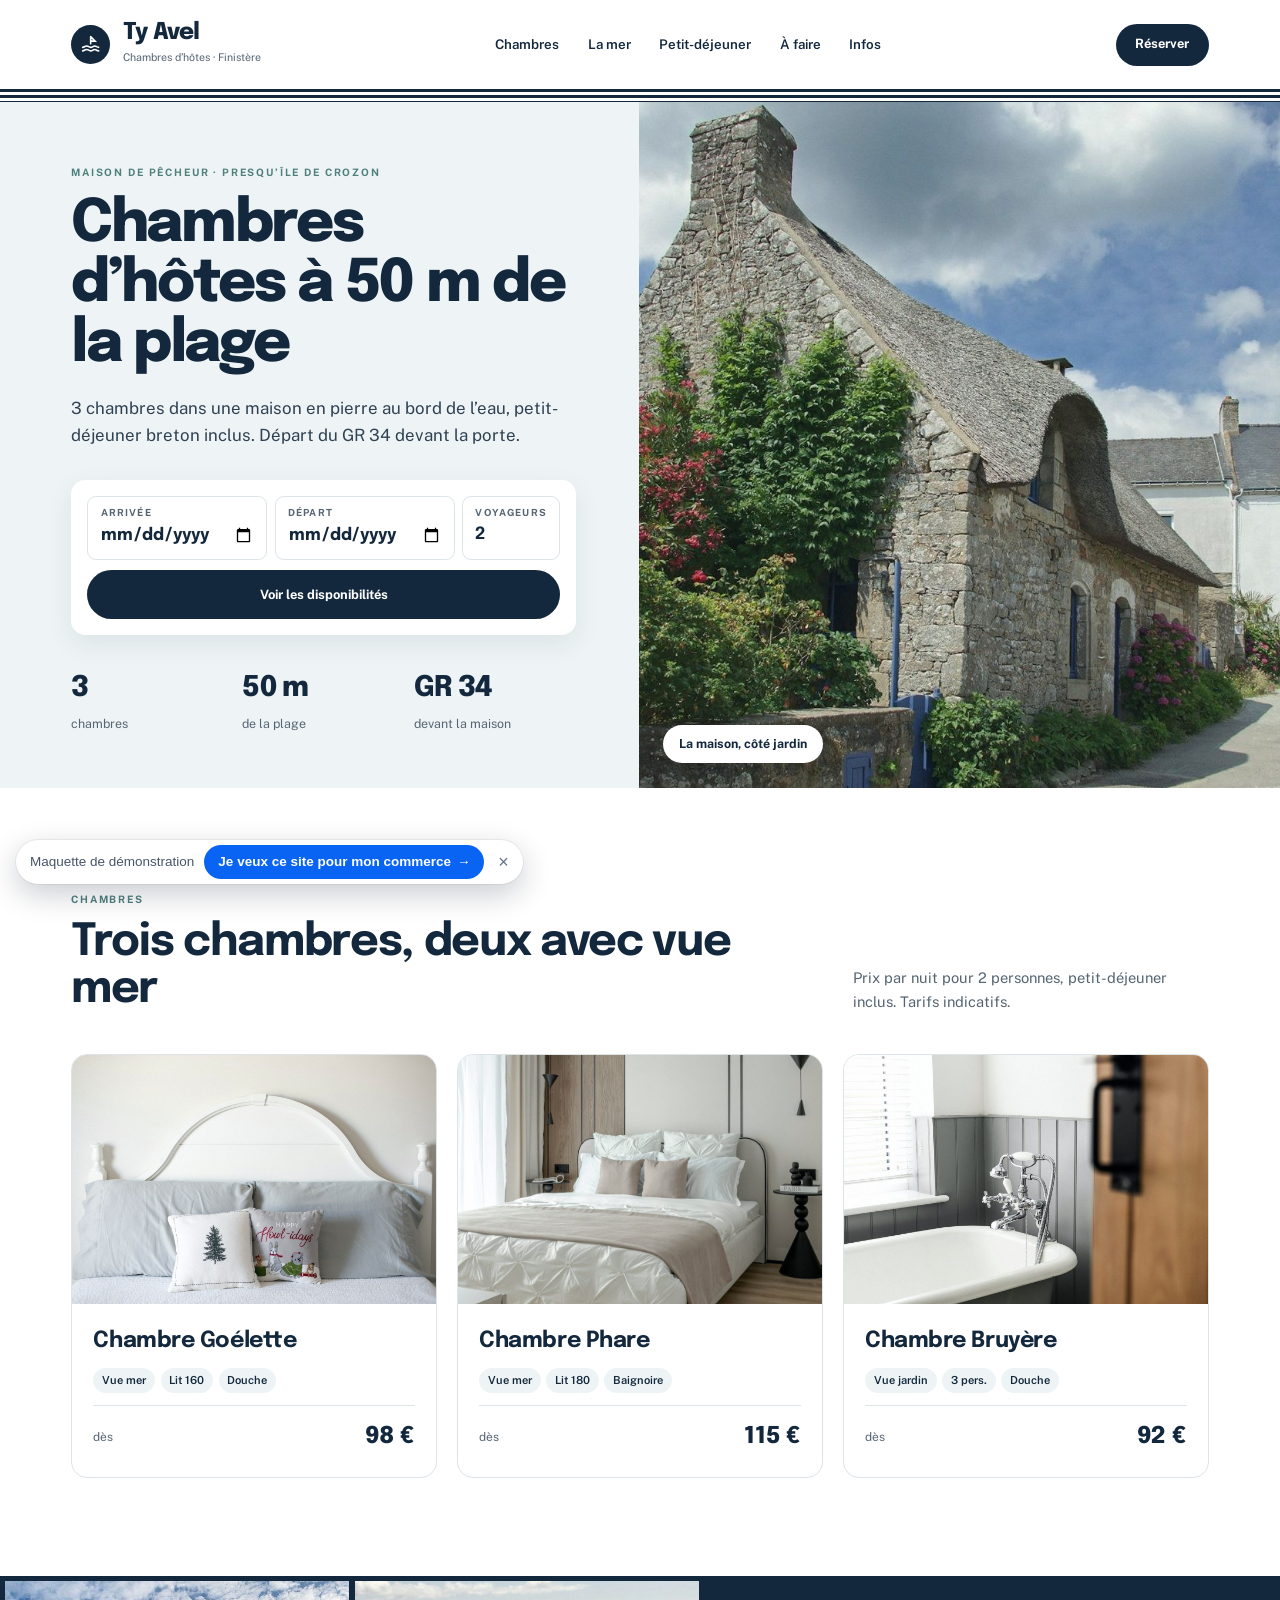
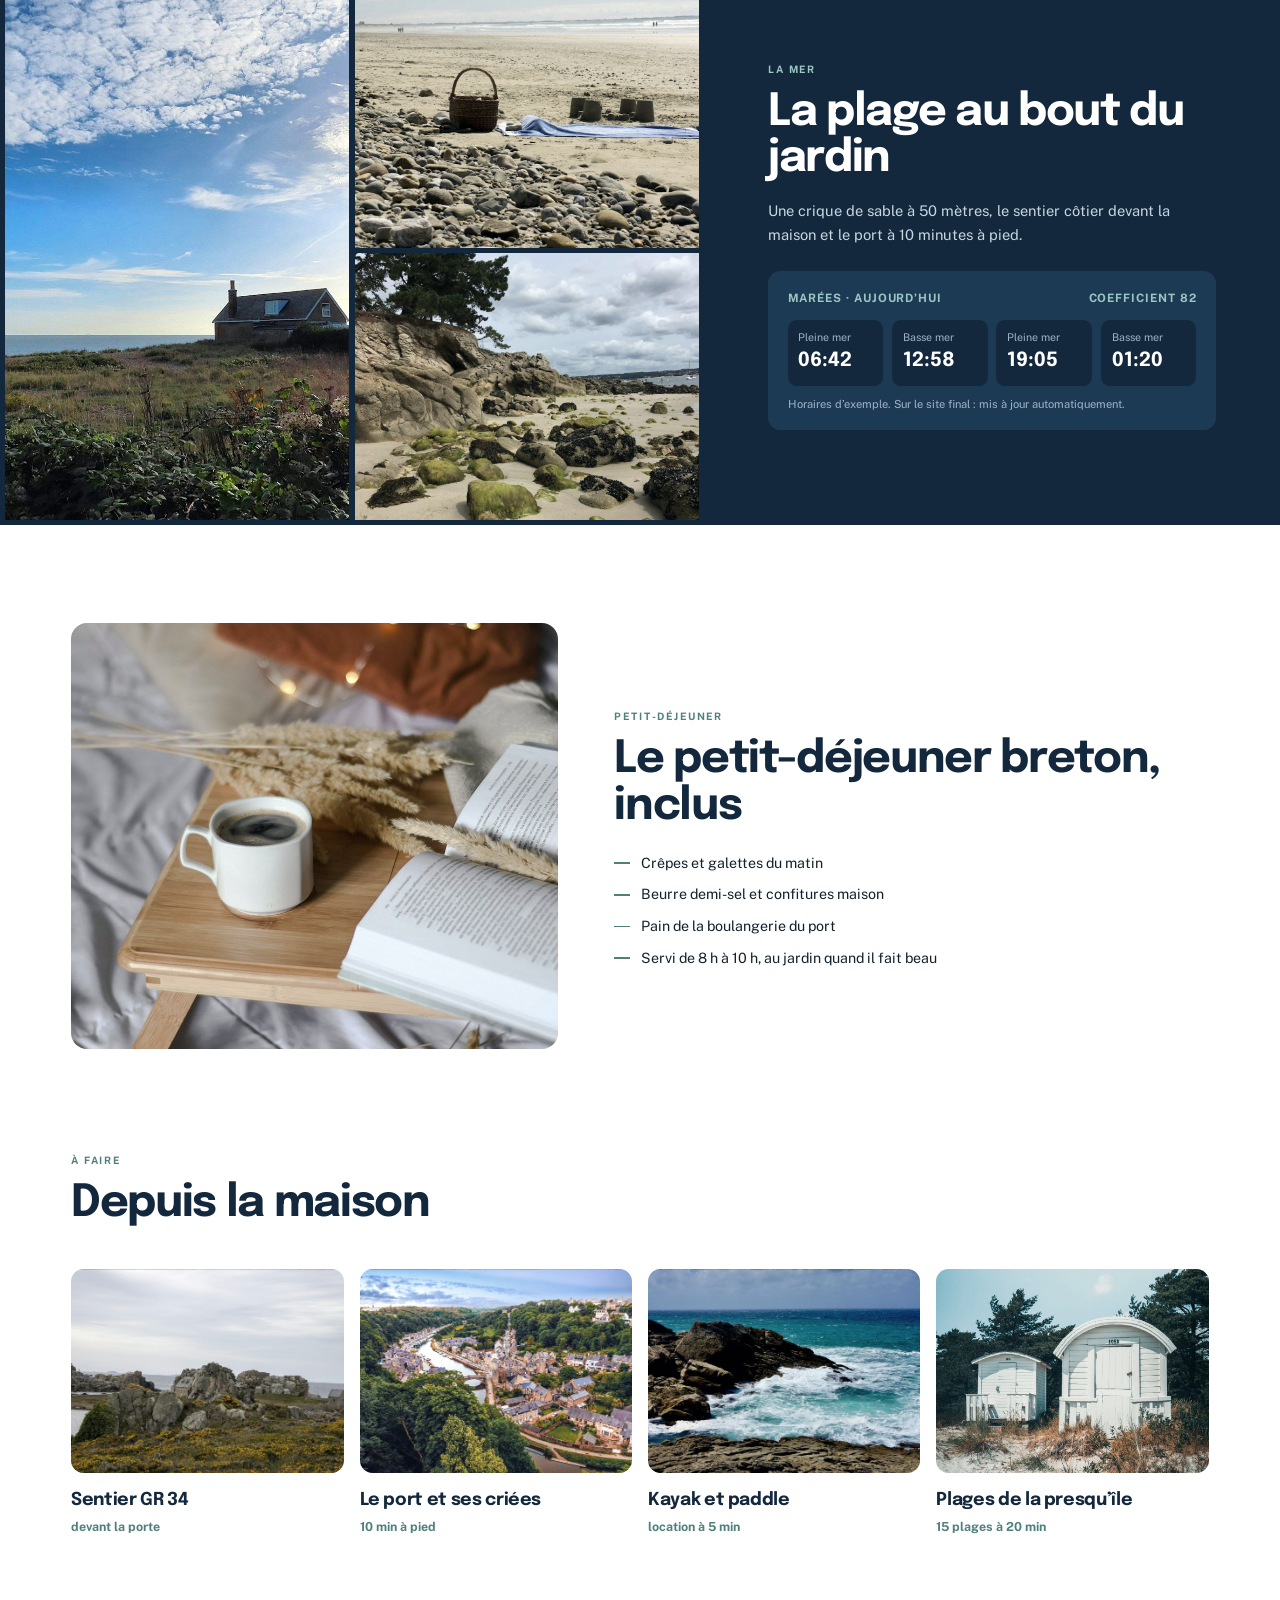
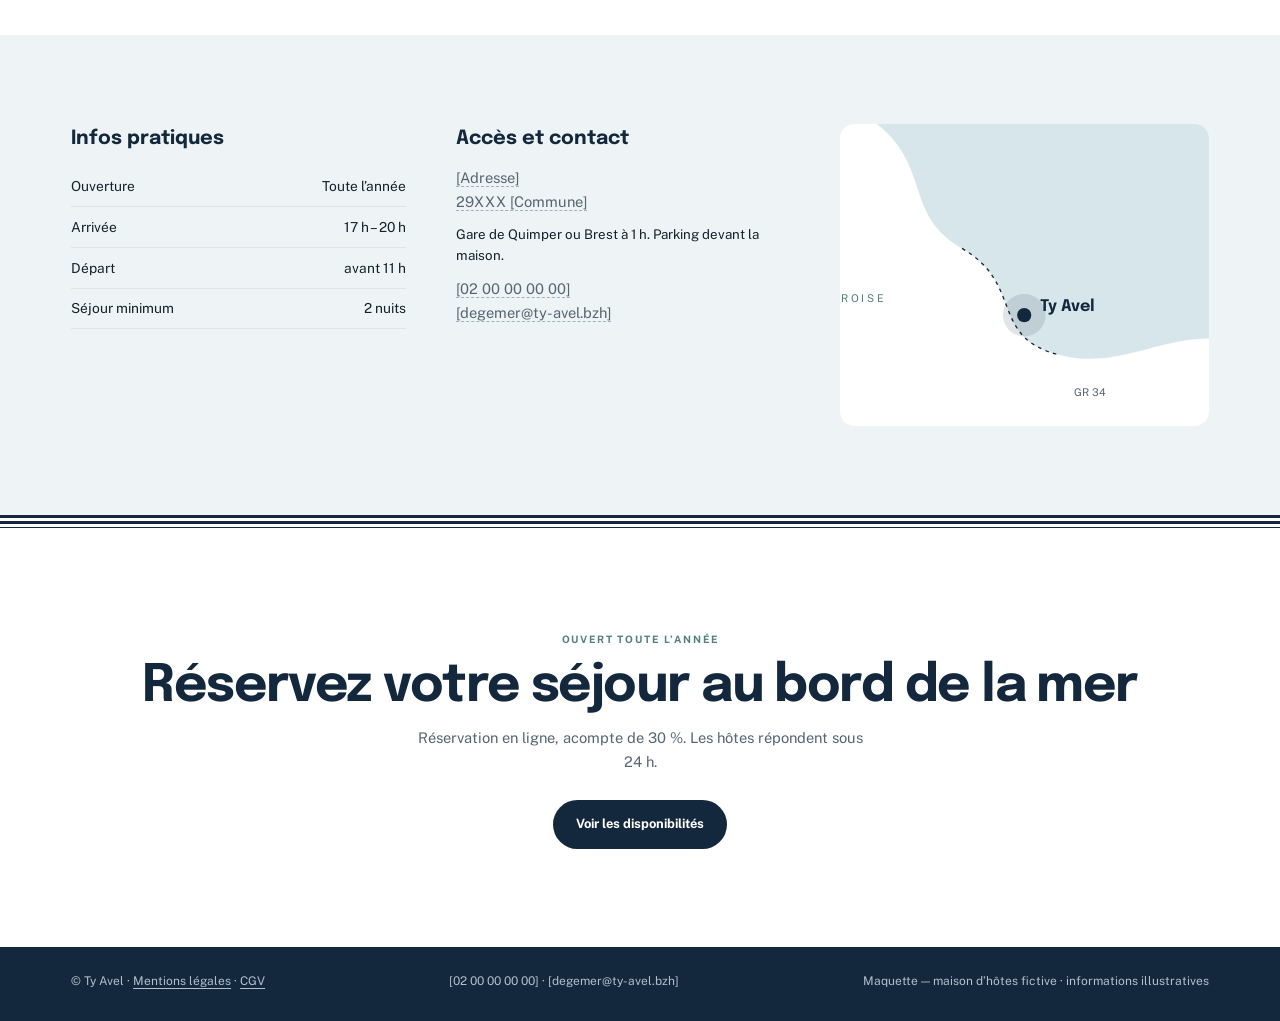
<file: tyavel.html>
<!doctype html>
<html lang="fr">
<head>
<meta charset="utf-8">
<meta name="viewport" content="width=device-width, initial-scale=1">
<meta name="robots" content="noindex">
<title>Ty Avel — chambres d’hôtes, Finistère (maquette)</title>
<link rel="preconnect" href="https://fonts.googleapis.com"><link rel="preconnect" href="https://fonts.gstatic.com" crossorigin>
<link rel="stylesheet" href="https://fonts.googleapis.com/css2?family=Epilogue:wght@500..800&family=Public+Sans:wght@300..700&display=swap">
<style>
/* ===== version ordinateur (maquette 1440 px, mise à l'échelle) ===== */
:root{--navy:#13283D;--navy2:#1D3A55;--sea:#4F807D;--foam:#EEF4F5;--paper:#FFFFFF;--ink:#14212D;--mut:#566573;--line:#DCE4E8}
*{box-sizing:border-box;margin:0;padding:0}
.dk{width:1440px;position:relative;background:var(--paper);color:var(--ink);font-family:'Public Sans',sans-serif;font-size:16.5px;line-height:1.6;-webkit-font-smoothing:antialiased}
.dk .cap{font-size:11.5px;letter-spacing:.18em;text-transform:uppercase;font-weight:700;color:var(--sea)}
.dk h2{font-family:'Epilogue',sans-serif;font-weight:700;font-size:50px;line-height:1.05;letter-spacing:-.03em;color:var(--navy)}
.dk .btn{display:inline-flex;align-items:center;justify-content:center;gap:10px;font-weight:700;font-size:14.5px;padding:16px 26px;border-radius:999px;white-space:nowrap}
.dk .btn.n{background:var(--navy);color:#fff}
.dk .btn.w{background:#fff;color:var(--navy)}
.dk .btn.l{border:1.5px solid currentColor;padding:14.5px 24.5px}
.dk .ph{border-bottom:1px dashed #9FB0BE;color:var(--mut);white-space:nowrap}
.dk .stripes{height:14px;background:repeating-linear-gradient(180deg,var(--navy) 0 3px,#fff 3px 7px)}
.dk .sh{display:flex;justify-content:space-between;align-items:flex-end;gap:40px;margin-bottom:46px}
.dk .sh h2{margin-top:12px}
.dk .sh p{max-width:400px;color:var(--mut)}
.dk header{display:flex;align-items:center;justify-content:space-between;padding:24px 80px}
.dk .logo{display:flex;align-items:center;gap:14px}
.dk .logo .mk{width:44px;height:44px;border-radius:50%;background:var(--navy);display:grid;place-items:center}
.dk .logo .mk svg{width:24px;height:24px}
.dk .logo b{font-family:'Epilogue';font-weight:800;font-size:26px;letter-spacing:-.03em;display:block;line-height:1;color:var(--navy)}
.dk .logo small{font-size:12px;color:var(--mut)}
.dk nav{display:flex;gap:32px;font-size:15px;font-weight:600;color:var(--navy)}
.dk .hero{display:grid;grid-template-columns:.95fr 1.05fr;gap:0;min-height:720px}
.dk .hero .txt{padding:70px 70px 60px 80px;background:var(--foam);display:flex;flex-direction:column}
.dk .hero h1{font-family:'Epilogue';font-weight:800;font-size:66px;line-height:1.02;letter-spacing:-.04em;color:var(--navy);margin:18px 0 22px}
.dk .hero p{font-size:19px;color:#2F4152}
.dk .book{margin-top:34px;background:#fff;border-radius:16px;padding:18px;box-shadow:0 10px 30px rgba(19,40,61,.08)}
.dk .book .f{display:grid;grid-template-columns:1fr 1fr 1fr;gap:8px;margin-bottom:12px}
.dk .book .f div{border:1px solid var(--line);border-radius:10px;padding:10px 14px}
.dk .book .f span{display:block;font-size:11px;letter-spacing:.12em;text-transform:uppercase;color:var(--mut);font-weight:700}
.dk .book .f b{font-family:'Epilogue';font-weight:700;font-size:19px;color:var(--navy)}
.dk .book .btn{width:100%}
.dk .hero .keys{margin-top:auto;padding-top:34px;display:grid;grid-template-columns:repeat(3,1fr);gap:10px}
.dk .hero .keys b{display:block;font-family:'Epilogue';font-weight:800;font-size:32px;color:var(--navy);letter-spacing:-.03em}
.dk .hero .keys span{font-size:14px;color:var(--mut)}
.dk .hero .pic{background:url(img/t-maison.jpg) center/cover;position:relative}
.dk .hero .pic .tag{position:absolute;left:28px;bottom:28px;background:#fff;border-radius:999px;padding:10px 18px;font-weight:700;font-size:14px;color:var(--navy)}
.dk .rooms{padding:110px 80px}
.dk .rg{display:grid;grid-template-columns:repeat(3,1fr);gap:22px}
.dk .rc{border:1px solid var(--line);border-radius:18px;overflow:hidden}
.dk .rc .pic{height:280px;background-size:cover;background-position:center}
.dk .rc .body{padding:22px 24px 24px}
.dk .rc h3{font-family:'Epilogue';font-weight:700;font-size:25px;letter-spacing:-.02em;color:var(--navy)}
.dk .rc .tags{display:flex;flex-wrap:wrap;gap:6px;margin:10px 0 14px}
.dk .rc .tags span{font-size:12.5px;font-weight:600;padding:4px 10px;border-radius:999px;background:var(--foam);color:var(--navy)}
.dk .rc .row{display:flex;justify-content:space-between;align-items:center;border-top:1px solid var(--line);padding-top:14px}
.dk .rc .row b{font-family:'Epilogue';font-weight:800;font-size:26px;color:var(--navy)}
.dk .rc .row small{color:var(--mut);font-size:13.5px}
.dk .sea{display:grid;grid-template-columns:1.1fr .9fr;background:var(--navy);color:#fff}
.dk .sea .imgs{display:grid;grid-template-columns:1fr 1fr;grid-template-rows:300px 300px;gap:6px;padding:6px}
.dk .sea .imgs div{background-size:cover;background-position:center}
.dk .sea .imgs .t{grid-row:span 2}
.dk .sea .txt{padding:90px 72px}
.dk .sea .cap{color:#9CC6C2}
.dk .sea h2{color:#fff;margin:12px 0 18px}
.dk .sea p{color:#C8D6E2}
.dk .tides{margin-top:28px;background:var(--navy2);border-radius:14px;padding:20px 22px}
.dk .tides .hd{display:flex;justify-content:space-between;font-size:13px;color:#9CC6C2;font-weight:700;letter-spacing:.08em;text-transform:uppercase}
.dk .tides .tg{display:grid;grid-template-columns:repeat(4,1fr);gap:10px;margin-top:14px}
.dk .tides .tg div{background:var(--navy);border-radius:10px;padding:10px 12px}
.dk .tides .tg span{display:block;font-size:12px;color:#9FB3C6}
.dk .tides .tg b{font-family:'Epilogue';font-weight:700;font-size:22px}
.dk .tides small{display:block;margin-top:10px;font-size:12.5px;color:#9FB3C6}
.dk .dej{padding:110px 80px;display:grid;grid-template-columns:.9fr 1.1fr;gap:64px;align-items:center}
.dk .dej .pic{height:480px;border-radius:18px;background:url(img/t-cafe.jpg) center/cover}
.dk .dej ul{list-style:none;margin-top:24px;display:grid;gap:10px}
.dk .dej li{display:flex;gap:12px;font-size:16px}
.dk .dej li::before{content:"";width:18px;height:2px;background:var(--sea);margin-top:12px;flex:none}
.dk .act{padding:0 80px 110px}
.dk .ag{display:grid;grid-template-columns:repeat(4,1fr);gap:18px}
.dk .ac .pic{height:230px;border-radius:14px;background-size:cover;background-position:center}
.dk .ac h3{font-family:'Epilogue';font-weight:700;font-size:20px;color:var(--navy);margin-top:14px;letter-spacing:-.02em}
.dk .ac span{font-size:14px;color:var(--sea);font-weight:700}
.dk .infos{background:var(--foam);padding:100px 80px;display:grid;grid-template-columns:1fr 1fr 1.1fr;gap:56px}
.dk .infos h3{font-family:'Epilogue';font-weight:700;font-size:22px;color:var(--navy);margin-bottom:12px}
.dk .hrow{display:flex;justify-content:space-between;padding:10px 0;border-bottom:1px solid var(--line);font-size:15.5px}
.dk .map{border-radius:16px;overflow:hidden;min-height:340px;position:relative;background:#fff}
.dk .map svg{position:absolute;inset:0;width:100%;height:100%}
.dk .final{text-align:center;padding:110px 80px}
.dk .final h2{font-size:58px}
.dk .final p{color:var(--mut);margin:14px auto 30px;max-width:520px}
.dk footer{background:var(--navy);color:#AFC0CF;padding:28px 80px 34px;display:flex;justify-content:space-between;font-size:13.5px}
html{scroll-behavior:smooth}
body{margin:0;background:#FFFFFF;overflow-x:hidden}
a{color:inherit;text-decoration:none}
.dk{overflow:hidden}
/* ===== version mobile ===== */
:root{--bg:#FFFFFF;--fg:#14212D;--soft:#2F4152;--mut:#566573;--line:#DCE4E8;--accent:#4F807D;--onaccent:#fff;--panel:#fff;--btnbg:#13283D;--btnfg:#fff;--stickybg:rgba(255,255,255,.97);--disp:"Epilogue",sans-serif;--dw:700;--body:"Public Sans",sans-serif;--emstyle:normal;--rad:999px;--avr:12px}
*{box-sizing:border-box;margin:0;padding:0}
html,body{background:var(--bg)}
.mb{color:var(--fg);font-family:var(--body);font-size:16px;line-height:1.55;-webkit-font-smoothing:antialiased;overflow-x:hidden}
.mb .p{padding:0 20px}
.mb .cap{font-size:10.5px;letter-spacing:.22em;text-transform:uppercase;color:var(--mut);font-weight:500}
.mb h2{font-family:var(--disp);font-weight:var(--dw);font-size:38px;line-height:1.08;margin-top:12px}
.mb h2 em{font-style:var(--emstyle);color:var(--accent)}
.mb .btn{display:flex;align-items:center;justify-content:center;gap:10px;font-weight:500;font-size:14px;letter-spacing:.06em;padding:15px 18px;white-space:nowrap;border-radius:var(--rad)}
.mb .btn.a{background:var(--btnbg);color:var(--btnfg)}
.mb .btn.o{border:1px solid var(--fg);padding:14px 17px}
.mb .ph{border-bottom:1px dashed var(--mut);color:var(--mut);white-space:nowrap}
.mb section{position:relative}
.mb header{display:flex;align-items:center;justify-content:space-between;padding:16px 20px;border-bottom:1px solid var(--line)}
.mb header .r{display:flex;gap:10px;align-items:center}
.mb header .btn{padding:10px 14px;font-size:12.5px}
.mb .burger{width:40px;height:40px;border:1px solid var(--line);border-radius:50%;display:grid;place-items:center}
.mb .burger svg{width:18px;height:18px}
.mb .hero{padding:26px 0 0}
.mb .hero h1{font-family:var(--disp);font-weight:var(--dw);font-size:46px;line-height:1.05;margin:14px 0 14px}
.mb .hero h1 em{font-style:var(--emstyle);color:var(--accent)}
.mb .hero p{color:var(--soft);font-size:16px}
.mb .hero .img{height:330px;margin-top:24px;background-size:cover;background-position:center}
.mb .book{margin:0 20px;border:1px solid var(--line);padding:16px;background:var(--panel);transform:translateY(-36px)}
.mb .book .f{display:grid;grid-template-columns:1.2fr 1fr 1fr;gap:6px;margin:10px 0 12px}
.mb .book .f div{border:1px solid var(--line);padding:7px 10px}
.mb .book .f b{display:block;font-family:var(--disp);font-weight:var(--dw);font-size:18px}
.mb .book .note{font-size:12px;color:var(--mut);margin-top:10px}
.mb .blk{padding:14px 20px 44px}
.mb .row{display:flex;justify-content:space-between;align-items:baseline;gap:12px;padding:13px 0;border-bottom:1px solid var(--line)}
.mb .row b{display:block;font-weight:500;font-size:15.5px;line-height:1.3}
.mb .row small{display:block;color:var(--mut);font-size:13px}
.mb .row .pr{font-family:var(--disp);font-size:18px;white-space:nowrap}
.mb .illu{font-size:12px;color:var(--mut);margin-top:12px}
.mb .rail{display:flex;gap:12px;overflow:hidden;padding:22px 20px 0}
.mb .rail .c{flex:none;width:240px}
.mb .rail .c .im{height:260px;background-size:cover;background-position:center}
.mb .rail .c h3{font-family:var(--disp);font-weight:var(--dw);font-size:24px;margin-top:12px;line-height:1.1}
.mb .rail .c p{font-size:13.5px;color:var(--mut);margin-top:4px}
.mb .dots{display:flex;gap:6px;justify-content:center;margin-top:20px}
.mb .dots i{width:6px;height:6px;border-radius:50%;background:var(--line)}
.mb .dots i.on{width:20px;border-radius:6px;background:var(--accent)}
.mb .mem{display:grid;grid-template-columns:72px 1fr;gap:14px;align-items:center;padding:14px 0;border-bottom:1px solid var(--line)}
.mb .mem .av{width:72px;height:72px;background-size:cover;background-position:center 30%;border-radius:var(--avr)}
.mb .mem h3{font-family:var(--disp);font-weight:var(--dw);font-size:22px;line-height:1.1}
.mb .mem p{font-size:13.5px;color:var(--mut)}
.mb .today{margin-top:18px;border:1px solid var(--accent);padding:14px 16px;display:flex;justify-content:space-between;align-items:center}
.mb .today b{font-family:var(--disp);font-weight:var(--dw);font-size:20px;display:block;line-height:1.1}
.mb .today span{font-size:13px;color:var(--soft)}
.mb .today em{font-style:normal;background:var(--accent);color:var(--onaccent);font-size:11px;font-weight:600;letter-spacing:.06em;padding:4px 9px}
.mb .hrow{display:flex;justify-content:space-between;padding:10px 0;border-bottom:1px solid var(--line);font-size:14.5px}
.mb .map{margin-top:20px;height:220px;border:1px solid var(--line);overflow:hidden}
.mb .map svg{width:100%;height:100%}
.mb .two{display:grid;grid-template-columns:1fr 1fr;gap:8px;margin-top:14px}
.mb .final{padding:60px 20px 54px;text-align:center;border-top:1px solid var(--line)}
.mb .final h2{font-size:40px}
.mb .final p{color:var(--soft);margin:12px 0 22px}
.mb footer{border-top:1px solid var(--line);padding:30px 20px 120px;color:var(--mut);font-size:13.5px}
.mb footer .links{display:grid;grid-template-columns:1fr 1fr;gap:6px 14px;margin:18px 0;color:var(--fg)}
.mb footer .sm{font-size:11.5px;border-top:1px solid var(--line);padding-top:12px;display:flex;justify-content:space-between}
.mb .sticky{width:390px;padding:12px 16px 26px;background:var(--stickybg);border-top:1px solid var(--line);display:grid;grid-template-columns:52px 1fr;gap:10px}
.mb .sticky .call{width:52px;height:52px;border:1px solid var(--fg);border-radius:50%;display:grid;place-items:center}
.mb .sticky .call svg{width:20px;height:20px}
.mb .rm{display:grid;grid-template-columns:96px 1fr auto;gap:14px;align-items:center;padding:12px 0;border-bottom:1px solid var(--line)}
.mb .rm .th{width:96px;height:76px;background-size:cover;background-position:center;border-radius:var(--avr)}
.mb .rm b{display:block;font-family:var(--disp);font-weight:var(--dw);font-size:19px;line-height:1.15}
.mb .rm small{display:block;font-size:13px;color:var(--mut)}
.mb .rm .pr{font-family:var(--disp);font-weight:var(--dw);font-size:19px;white-space:nowrap}
.mb .figs{display:grid;grid-template-columns:repeat(3,1fr);gap:8px;margin:0 0 22px}
.mb .figs div{border-top:1px solid var(--line);padding-top:8px}
.mb .figs b{display:block;font-family:var(--disp);font-weight:var(--dw);font-size:22px;line-height:1.1}
.mb .figs span{font-size:12px;color:var(--mut)}
.mb .book .f b{font-size:15px}
.mb .today em{font-size:0}
.mb .today em::after{content:"Saison";font-size:11px}
.mb .hero h1,.mb h2{letter-spacing:-.035em}
.mb #m-rail{background:#EEF4F5}
.mb .stripes{height:10px;background:repeating-linear-gradient(180deg,#13283D 0 2px,#fff 2px 5px)}
.mb .tides{background:#13283D;color:#fff;border-radius:14px;padding:14px 16px;margin-top:22px}
.mb .tides .g{display:grid;grid-template-columns:repeat(4,1fr);gap:6px;margin-top:10px}
.mb .tides .g div{background:#1D3A55;border-radius:8px;padding:8px}
.mb .tides span{display:block;font-size:10.5px;color:#9FB3C6}
.mb .tides b{font-family:Epilogue;font-weight:700;font-size:16px}

.mb .rail{overflow-x:auto;scroll-snap-type:x mandatory;scrollbar-width:none;padding-right:20px}
.mb .rail::-webkit-scrollbar{display:none}
.mb .rail .c{scroll-snap-align:start;scroll-margin-left:20px}
.mb .sticky{position:fixed;left:0;right:0;bottom:0;width:auto;z-index:20;padding-bottom:max(16px,env(safe-area-inset-bottom))}

.mb{display:none}
@media (max-width:760px){.dk{display:none}.mb{display:block}}
</style>
</head>
<body data-kind="sejour" data-city="Finistère">
<div class="dk">

<header>
  <div class="logo"><span class="mk"><svg viewBox="0 0 24 24" fill="none" stroke="#fff" stroke-width="1.8" stroke-linecap="round"><path d="M3 15c2 0 2-1.5 4.5-1.5S9.5 15 12 15s2.5-1.5 4.5-1.5S19 15 21 15M3 19c2 0 2-1.5 4.5-1.5S9.5 19 12 19s2.5-1.5 4.5-1.5S19 19 21 19M12 3v8M12 3l5 5h-5"/></svg></span><div><b>Ty Avel</b><small>Chambres d’hôtes · Finistère</small></div></div>
  <nav><a href="#chambres">Chambres</a><a href="#mer">La mer</a><a href="#petit-dejeuner">Petit-déjeuner</a><a href="#a-faire">À faire</a><a href="#infos">Infos</a></nav>
  <span class="btn n" style="padding:12px 22px">Réserver</span>
</header>
<div class="stripes"></div>
<section class="hero">
  <div class="txt"><span class="cap">Maison de pêcheur · presqu’île de Crozon</span>
    <h1>Chambres d’hôtes à 50 m de la plage</h1>
    <p>3 chambres dans une maison en pierre au bord de l’eau, petit-déjeuner breton inclus. Départ du GR 34 devant la porte.</p>
    <div class="book"><div class="f"><div><span>Arrivée</span><b>ven. 10 juil.</b></div><div><span>Départ</span><b>lun. 13 juil.</b></div><div><span>Voyageurs</span><b>2</b></div></div><span class="btn n">Voir les disponibilités</span></div>
    <div class="keys"><div><b>3</b><span>chambres</span></div><div><b>50 m</b><span>de la plage</span></div><div><b>GR 34</b><span>devant la maison</span></div></div></div>
  <div class="pic"><span class="tag">La maison, côté jardin</span></div>
</section>

<section id="chambres" class="rooms">
  <div class="sh"><div><span class="cap">Chambres</span><h2>Trois chambres, deux avec vue mer</h2></div><p>Prix par nuit pour 2 personnes, petit-déjeuner inclus. Tarifs indicatifs.</p></div>
  <div class="rg">
    <div class="rc"><div class="pic" style="background-image:url(img/t-chambre.jpg)"></div><div class="body"><h3>Chambre Goélette</h3><div class="tags"><span>Vue mer</span><span>Lit 160</span><span>Douche</span></div><div class="row"><small>dès</small><b>98 €</b></div></div></div>
    <div class="rc"><div class="pic" style="background-image:url(img/t-chambre2.jpg)"></div><div class="body"><h3>Chambre Phare</h3><div class="tags"><span>Vue mer</span><span>Lit 180</span><span>Baignoire</span></div><div class="row"><small>dès</small><b>115 €</b></div></div></div>
    <div class="rc"><div class="pic" style="background-image:url(img/t-bain.jpg)"></div><div class="body"><h3>Chambre Bruyère</h3><div class="tags"><span>Vue jardin</span><span>3 pers.</span><span>Douche</span></div><div class="row"><small>dès</small><b>92 €</b></div></div></div>
  </div>
</section>

<section id="mer" class="sea">
  <div class="imgs"><div class="t" style="background-image:url(img/t-cote.jpg)"></div><div style="background-image:url(img/t-rochers.jpg)"></div><div style="background-image:url(img/t-plage.jpg)"></div></div>
  <div class="txt"><span class="cap">La mer</span><h2>La plage au bout du jardin</h2>
    <p>Une crique de sable à 50 mètres, le sentier côtier devant la maison et le port à 10 minutes à pied.</p>
    <div class="tides"><div class="hd"><span>Marées · aujourd’hui</span><span>coefficient 82</span></div>
      <div class="tg"><div><span>Pleine mer</span><b>06:42</b></div><div><span>Basse mer</span><b>12:58</b></div><div><span>Pleine mer</span><b>19:05</b></div><div><span>Basse mer</span><b>01:20</b></div></div>
      <small>Horaires d’exemple. Sur le site final : mis à jour automatiquement.</small></div></div>
</section>

<section id="petit-dejeuner" class="dej">
  <div class="pic"></div>
  <div><span class="cap">Petit-déjeuner</span><h2 style="margin-top:12px">Le petit-déjeuner breton, inclus</h2>
    <ul><li>Crêpes et galettes du matin</li><li>Beurre demi-sel et confitures maison</li><li>Pain de la boulangerie du port</li><li>Servi de 8 h à 10 h, au jardin quand il fait beau</li></ul></div>
</section>

<section id="a-faire" class="act">
  <div class="sh"><div><span class="cap">À faire</span><h2>Depuis la maison</h2></div></div>
  <div class="ag">
    <div class="ac"><div class="pic" style="background-image:url(img/t-pointe.jpg)"></div><h3>Sentier GR 34</h3><span>devant la porte</span></div>
    <div class="ac"><div class="pic" style="background-image:url(img/t-port.jpg)"></div><h3>Le port et ses criées</h3><span>10 min à pied</span></div>
    <div class="ac"><div class="pic" style="background-image:url(img/t-vagues.jpg)"></div><h3>Kayak et paddle</h3><span>location à 5 min</span></div>
    <div class="ac"><div class="pic" style="background-image:url(img/t-cabanes.jpg)"></div><h3>Plages de la presqu’île</h3><span>15 plages à 20 min</span></div>
  </div>
</section>

<section id="infos" class="infos">
  <div><h3>Infos pratiques</h3>
    <div class="hrow"><span>Ouverture</span><span>Toute l’année</span></div>
    <div class="hrow"><span>Arrivée</span><span>17 h – 20 h</span></div>
    <div class="hrow"><span>Départ</span><span>avant 11 h</span></div>
    <div class="hrow"><span>Séjour minimum</span><span>2 nuits</span></div></div>
  <div><h3>Accès et contact</h3><p><span class="ph">[Adresse]</span><br><span class="ph">29XXX [Commune]</span></p>
    <p style="margin-top:12px;font-size:15px">Gare de Quimper ou Brest à 1 h. Parking devant la maison.</p>
    <p style="margin-top:12px"><span class="ph">[02 00 00 00 00]</span><br><span class="ph">[degemer@ty-avel.bzh]</span></p></div>
  <div class="map"><svg viewBox="0 0 600 340" preserveAspectRatio="xMidYMid slice">
    <rect width="600" height="340" fill="#D7E6EA"/>
    <path d="M120 -10 C200 40 160 100 230 140 C300 180 260 240 340 260 C420 280 470 220 560 250 L620 360 L-20 360 L-20 -10 Z" fill="#fff"/>
    <path d="M230 140 C300 180 260 240 340 260" stroke="#13283D" stroke-width="1.5" stroke-dasharray="4 5" fill="none"/>
    <text x="30" y="200" fill="#4F807D" font-family="Public Sans" font-size="12" letter-spacing="3">MER D’IROISE</text>
    <circle cx="300" cy="215" r="24" fill="#13283D" opacity=".12"/><circle cx="300" cy="215" r="8" fill="#13283D"/>
    <text x="318" y="210" fill="#13283D" font-family="Epilogue" font-weight="700" font-size="18">Ty Avel</text>
    <text x="356" y="306" fill="#566573" font-family="Public Sans" font-size="12">GR 34</text>
  </svg></div>
</section>
<div class="stripes"></div>
<section class="final">
  <span class="cap">Ouvert toute l’année</span>
  <h2 style="margin-top:12px">Réservez votre séjour au bord de la mer</h2>
  <p>Réservation en ligne, acompte de 30 %. Les hôtes répondent sous 24 h.</p>
  <span class="btn n">Voir les disponibilités</span>
</section>
<footer><span>© Ty Avel · Mentions légales · CGV</span><span>[02 00 00 00 00] · [degemer@ty-avel.bzh]</span><span>Maquette — maison d’hôtes fictive · informations illustratives</span></footer>

</div>
<div class="mb">

<header id="mb-head"><span style="display:flex;flex-direction:column;line-height:1"><span style="font-family:Epilogue;font-weight:800;font-size:23px;letter-spacing:-.03em;color:#13283D">Ty Avel</span><span style="font-size:11px;color:#566573;margin-top:3px">Chambres d’hôtes · Finistère</span></span><div class="r"><span class="btn a">Réserver</span><span class="burger"><svg viewBox="0 0 24 24" fill="none" stroke="currentColor" stroke-width="1.6" stroke-linecap="round"><path d="M4 9h16M4 15h16"/></svg></span></div></header>
<section class="hero" id="mb-hero">
  <div class="p"><div class="cap">Maison de pêcheur · Crozon</div><h1>Chambres d’hôtes à 50 m de la plage</h1><p>3 chambres au bord de l’eau, petit-déjeuner breton inclus. GR 34 devant la porte.</p></div>
  <div class="img" style="background-image:url(img/t-maison.jpg)"></div>
  <div class="book"><div class="cap">Vos dates</div><div class="f"><div><span class="cap">Arrivée</span><b>10 juil.</b></div><div><span class="cap">Départ</span><b>13 juil.</b></div><div><span class="cap">Pers.</span><b>2</b></div></div><span class="btn a">Voir les disponibilités</span><p class="note">Via <span class="ph">[outil de réservation]</span> · acompte 30 %</p></div>
</section>
<section class="blk" id="mb-sig"><div class="stripes" style="margin:0 -20px 26px"></div><div class="cap">Chambres</div><h2>Trois chambres, deux avec vue mer</h2><div style="margin-top:10px"><div class="rm"><div class="th" style="background-image:url(img/t-chambre.jpg)"></div><div><b>Chambre Goélette</b><small>vue mer · lit 160</small></div><span class="pr">dès 98 €</span></div><div class="rm"><div class="th" style="background-image:url(img/t-chambre2.jpg)"></div><div><b>Chambre Phare</b><small>vue mer · baignoire</small></div><span class="pr">dès 115 €</span></div><div class="rm"><div class="th" style="background-image:url(img/t-bain.jpg)"></div><div><b>Chambre Bruyère</b><small>vue jardin · 3 pers.</small></div><span class="pr">dès 92 €</span></div></div><p class="illu">Prix par nuit pour 2, petit-déjeuner inclus. Tarifs indicatifs.</p><div class="tides"><span style="font-size:11px;letter-spacing:.1em;text-transform:uppercase;color:#9CC6C2;font-weight:700">Marées · aujourd’hui</span><div class="g"><div><span>PM</span><b>06:42</b></div><div><span>BM</span><b>12:58</b></div><div><span>PM</span><b>19:05</b></div><div><span>BM</span><b>01:20</b></div></div><span style="margin-top:8px">Horaires d’exemple.</span></div></section>
<section id="mb-rail" style="padding:44px 0 44px;"><div class="p"><div class="cap">À faire</div><h2>Depuis la maison</h2></div><div class="rail" data-rail><div class="c"><div class="im" style="background-image:url(img/t-pointe.jpg)"></div><h3>Sentier GR 34</h3><p>Devant la porte.</p></div><div class="c"><div class="im" style="background-image:url(img/t-port.jpg)"></div><h3>Le port</h3><p>10 min à pied.</p></div><div class="c"><div class="im" style="background-image:url(img/t-cabanes.jpg)"></div><h3>Les plages</h3><p>15 plages à 20 min.</p></div></div><div class="dots" data-dots><i class="on"></i><i></i><i></i></div></section>
<section class="blk" id="mb-team" style="padding-top:44px"><div class="cap">Petit-déjeuner</div><h2>Le petit-déjeuner breton, inclus</h2><div class="hero" style="padding:0"><div class="img" style="height:200px;margin-top:16px;background-image:url(img/t-cafe.jpg)"></div></div><div class="row"><div><b>Crêpes et galettes du matin</b></div><span class="pr"></span></div><div class="row"><div><b>Beurre demi-sel, confitures</b></div><span class="pr"></span></div><div class="row"><div><b>Servi de 8 h à 10 h</b></div><span class="pr"></span></div></section>
<section class="blk" id="mb-infos" style="padding-top:20px"><div class="cap">Infos pratiques</div><h2>Venir à Ty Avel</h2><div class="today"><div><b>Ouvert toute l’année</b><span>arrivée 17 h – 20 h</span></div><em>Ouvert</em></div><div style="margin-top:6px"><div class="hrow"><span>Départ</span><span>avant 11 h</span></div><div class="hrow"><span>Séjour minimum</span><span>2 nuits</span></div><div class="hrow"><span>Parking</span><span>devant la maison</span></div></div>
<div class="map"><svg viewBox="0 0 390 220" preserveAspectRatio="xMidYMid slice"><rect width="390" height="220" fill="#D7E6EA"/><path d="M80 -10C130 30 100 70 150 95C200 120 170 160 230 170C290 180 320 140 380 160L410 240L-20 240L-20 -10Z" fill="#fff"/><circle cx="196" cy="140" r="18" fill="#13283D" opacity=".12"/><circle cx="196" cy="140" r="6" fill="#13283D"/><text x="210" y="136" fill="#13283D" font-family="Epilogue" font-weight="700" font-size="15">Ty Avel</text></svg></div><p style="margin-top:14px;font-size:14.5px">Ty Avel · <span class="ph">[Adresse], 29XXX [Commune]</span></p><div class="two"><span class="btn a">Itinéraire</span><span class="btn o">Appeler</span></div><p class="illu">Gare de Quimper ou Brest à 1 h.</p></section>
<section class="final" id="mb-final"><div class="cap">Ouvert toute l’année</div><h2>Réservez votre séjour au bord de la mer</h2><p>En ligne, acompte de 30 %.</p><span class="btn a">Voir les disponibilités</span></section>
<footer id="mb-foot"><span style="display:flex;flex-direction:column;line-height:1"><span style="font-family:Epilogue;font-weight:800;font-size:23px;letter-spacing:-.03em;color:#13283D">Ty Avel</span><span style="font-size:11px;color:#566573;margin-top:3px">Chambres d’hôtes · Finistère</span></span><p style="margin-top:10px">Chambres d’hôtes à 50 m de la plage, presqu’île de Crozon.</p><div class="links"><span>Chambres</span><span>La mer</span><span>Petit-déjeuner</span><span>À faire</span><span>Infos</span><span>CGV</span></div><div class="sm"><span>[02 00 00 00 00]</span><span>Maquette — restaurant fictif</span></div></footer>
<div class="sticky" id="sticky"><span class="call"><svg viewBox="0 0 24 24" fill="none" stroke="currentColor" stroke-width="1.6"><path d="M5 4h4l2 5-2.5 1.5a11 11 0 0 0 5 5L15 13l5 2v4a2 2 0 0 1-2 2A16 16 0 0 1 3 6a2 2 0 0 1 2-2"/></svg></span><span class="btn a">Réserver</span></div>

</div>
<script>
  // la maquette ordinateur est dessinée sur 1440 px : on la met à l'échelle de la fenêtre
  const dk = document.querySelector('.dk');
  let lastW = 0;
  function fit() {
    const w = document.documentElement.clientWidth;
    if (w === lastW) return;
    lastW = w;
    dk.style.zoom = w > 760 ? w / 1440 : '';
  }
  addEventListener('resize', fit); setInterval(fit, 300); fit();

  // points du carrousel (mobile)
  const rail = document.querySelector('.mb [data-rail]');
  const dots = [...document.querySelectorAll('.mb [data-dots] i')];
  rail.addEventListener('scroll', () => {
    const i = Math.round(rail.scrollLeft / (rail.scrollWidth - rail.clientWidth) * (dots.length - 1));
    dots.forEach((d, k) => d.classList.toggle('on', k === i));
  }, { passive: true });
</script>
<script src="kit/bespoke.js"></script>

<script src="kit/cta.js" data-secteur="maisons-hotes" data-modele="tyavel" defer></script>
</body>
</html>
</file>
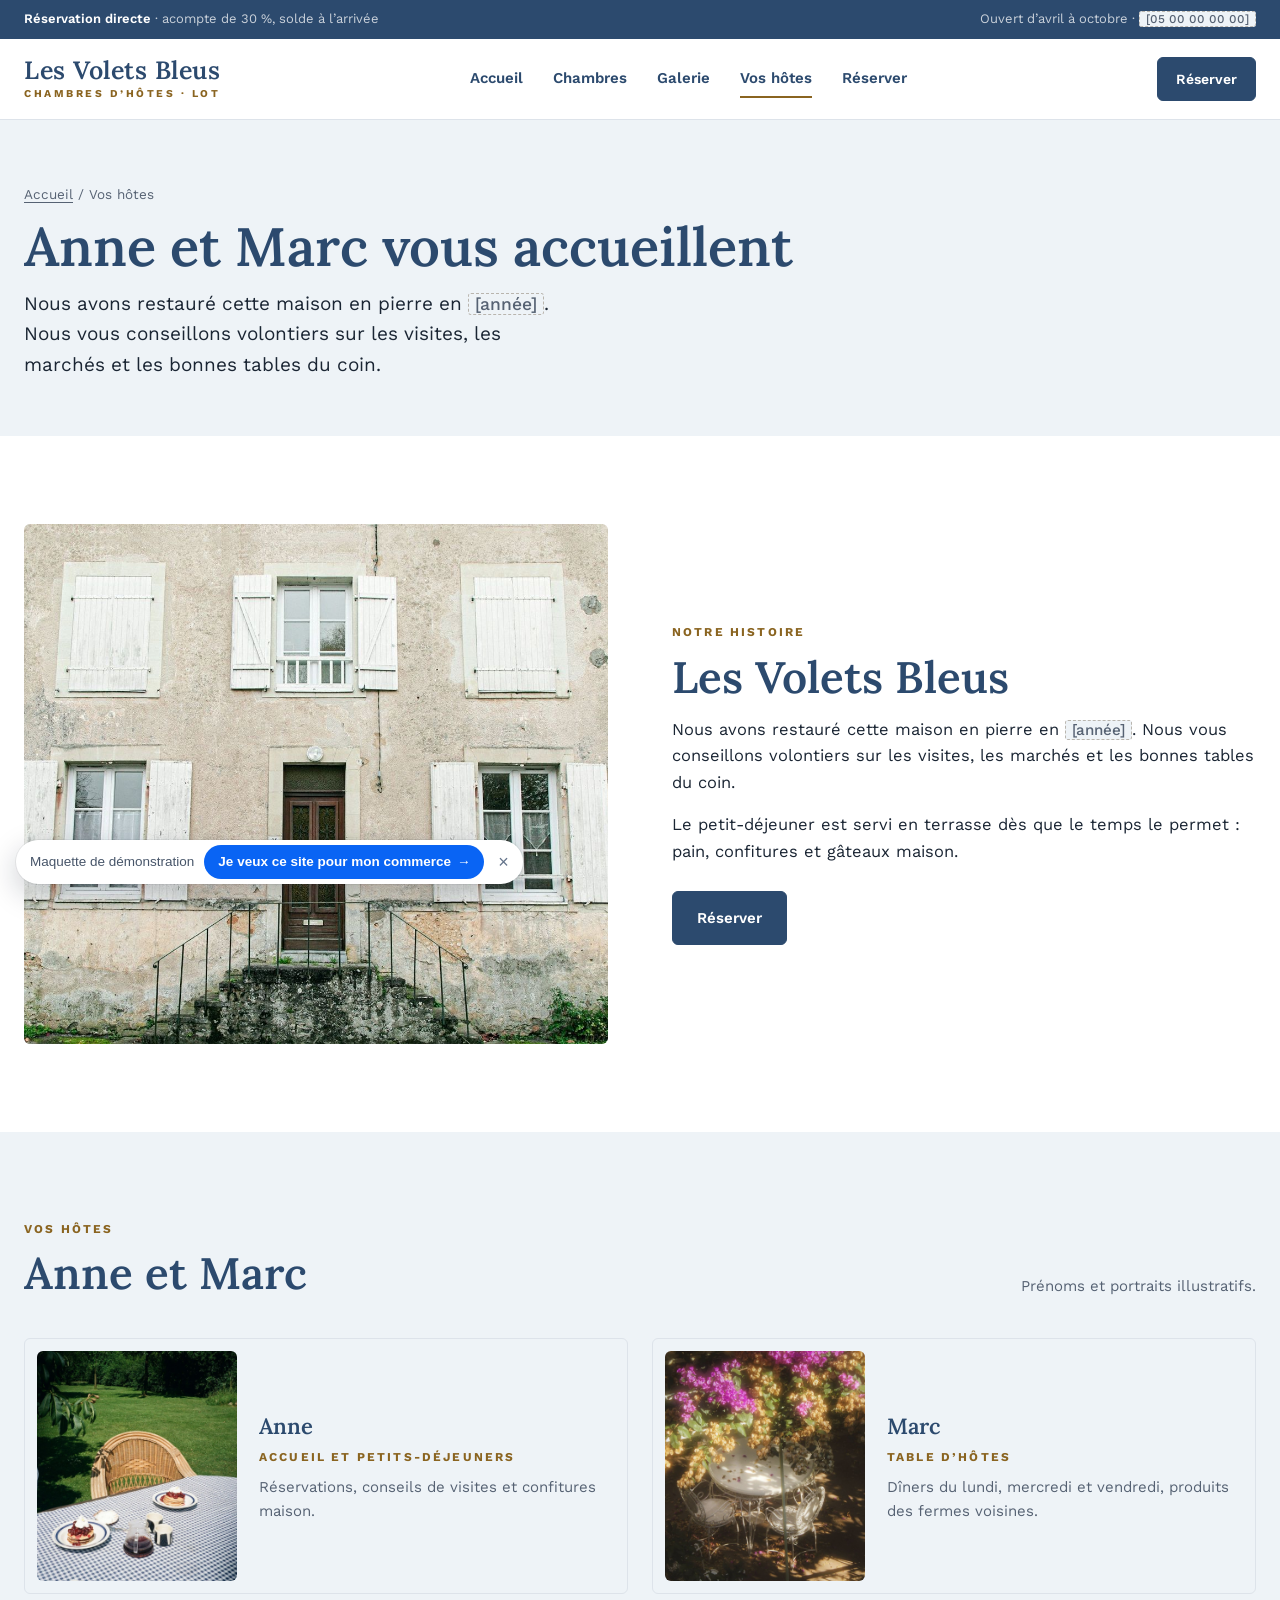
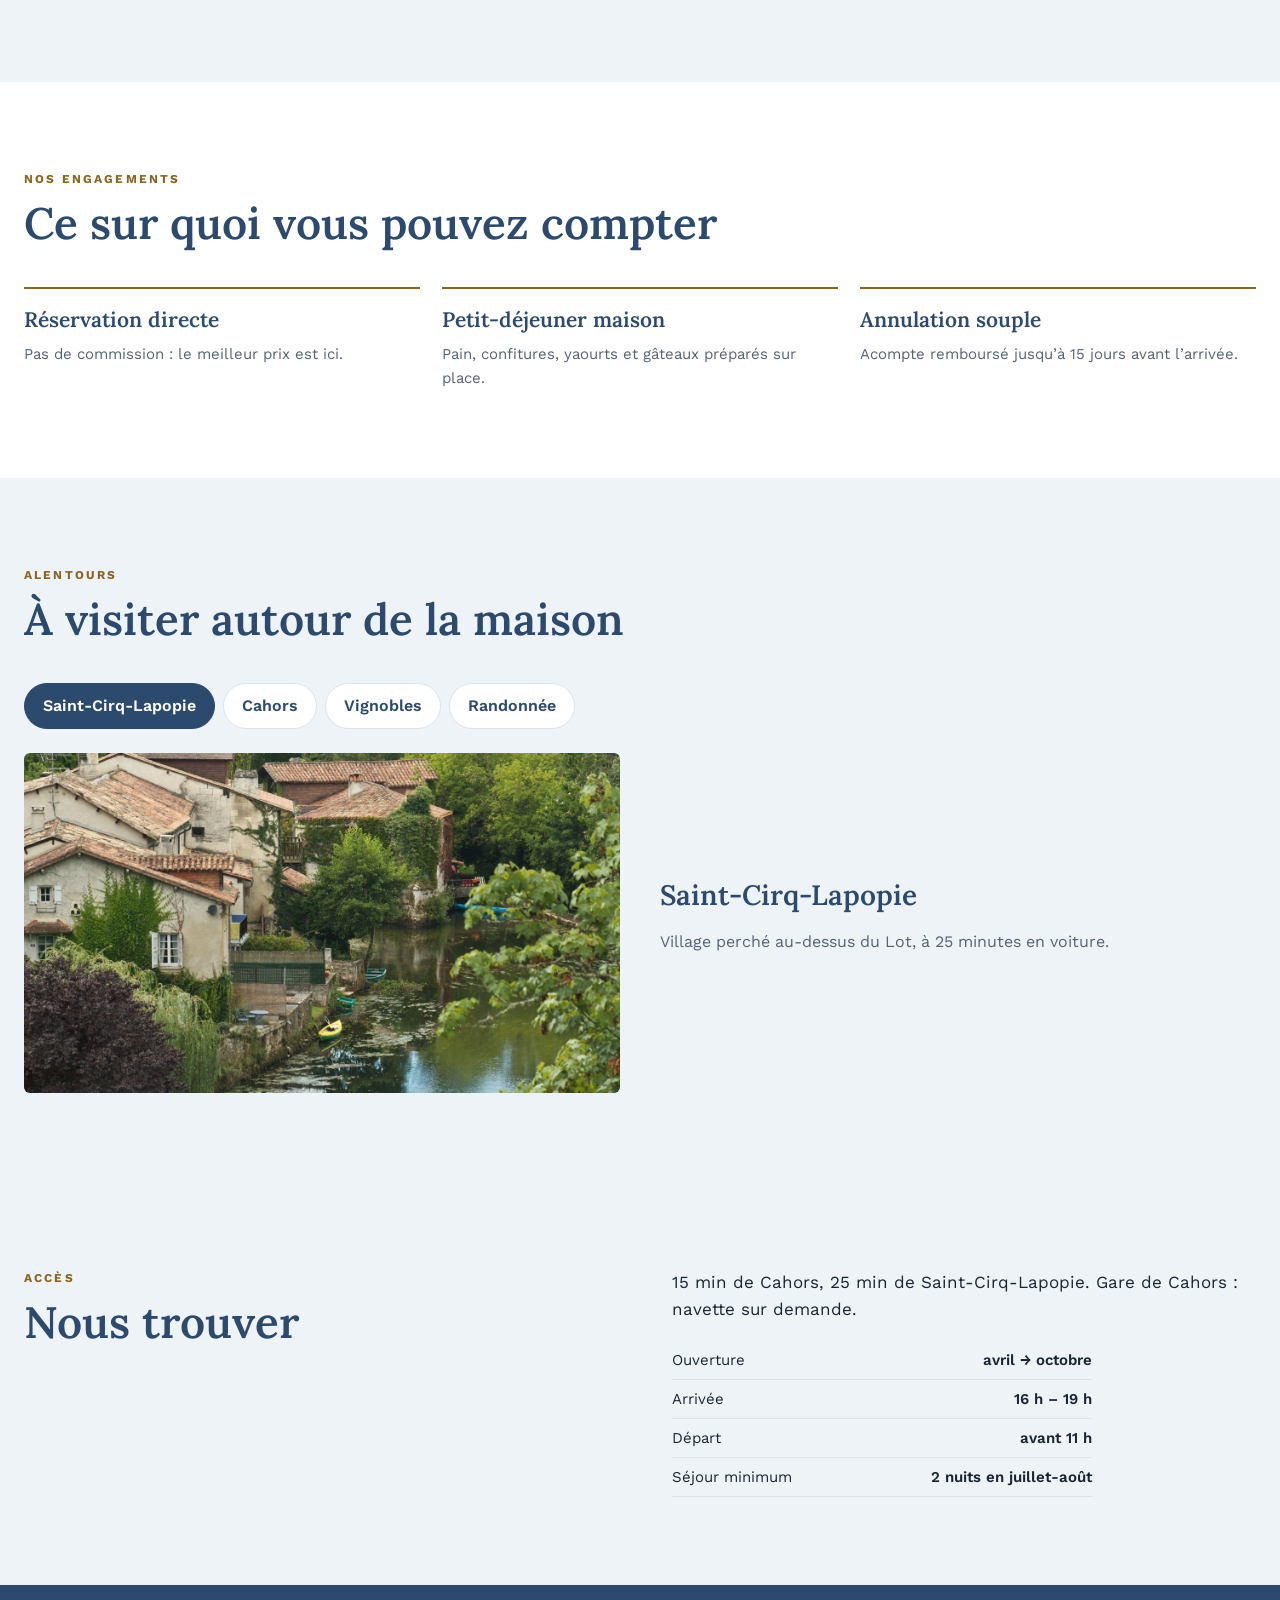
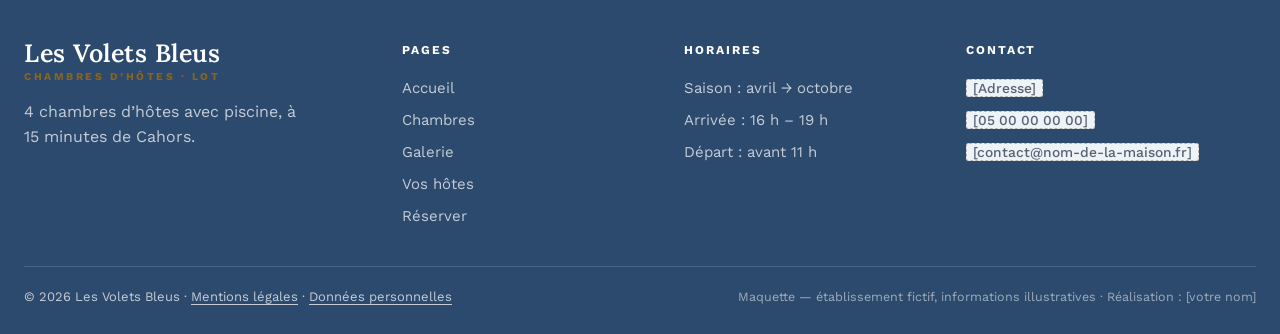
<file: complet/a-propos.html>
<!doctype html>
<html lang="fr">
<head>
<meta charset="utf-8">
<meta name="viewport" content="width=device-width, initial-scale=1">
<meta name="robots" content="noindex">
<title>Vos hôtes — Les Volets Bleus (maquette Complet)</title>
<link rel="preconnect" href="https://fonts.googleapis.com"><link rel="preconnect" href="https://fonts.gstatic.com" crossorigin>
<link rel="stylesheet" href="https://fonts.googleapis.com/css2?family=Lora:wght@500..700&family=Work+Sans:wght@300..700&display=swap">
<link rel="stylesheet" href="../kit/std.css">
<style>:root{--pri:#2C4A6E;--pri-2:#3B5F88;--acc:#8A6420;--soft:#EEF3F7;--ink:#1A2533;--muted:#566273;--line:#DDE3EA;--radius:6px;--fd:'Lora';--fb:'Work Sans';--fdw:600}</style>
</head>
<body>
<div class="topbar wrap"><span><b>Réservation directe</b> · acompte de 30 %, solde à l’arrivée</span><span>Ouvert d’avril à octobre · <a href="tel:+33000000000"><span class="ph">[05 00 00 00 00]</span></a></span></div>
<header class="hd wrap">
  <a class="logo" href="index.html"><b>Les Volets Bleus</b><small>Chambres d’hôtes · Lot</small></a>
  <nav aria-label="Navigation principale"><a href="index.html">Accueil</a><a href="prestations.html">Chambres</a><a href="realisations.html">Galerie</a><a href="a-propos.html" class="on" aria-current="page">Vos hôtes</a><a href="contact.html">Réserver</a></nav>
  <div class="side"><a class="btn sm" href="contact.html#demande">Réserver</a><button class="burger" type="button" aria-label="Menu" aria-expanded="false"><i></i></button></div>
</header>
<nav class="mnav" aria-label="Menu mobile"><a href="index.html">Accueil</a><a href="prestations.html">Chambres</a><a href="realisations.html">Galerie</a><a href="a-propos.html" class="on" aria-current="page">Vos hôtes</a><a href="contact.html">Réserver</a><a class="btn" href="contact.html#demande">Réserver</a></nav>

<main>
<section class="ph-head wrap"><div class="crumb"><a href="index.html">Accueil</a> / Vos hôtes</div>
  <h1>Anne et Marc vous accueillent</h1><p class="lede">Nous avons restauré cette maison en pierre en <span class="ph">[année]</span>. Nous vous conseillons volontiers sur les visites, les marchés et les bonnes tables du coin.</p></section>
<section class="s wrap"><div class="split"><div class="img" style="background-image:url(../img/v-maison.jpg)"></div>
  <div><div class="eyebrow">Notre histoire</div><h2 class="t">Les Volets Bleus</h2><p>Nous avons restauré cette maison en pierre en <span class="ph">[année]</span>. Nous vous conseillons volontiers sur les visites, les marchés et les bonnes tables du coin.</p><p>Le petit-déjeuner est servi en terrasse dès que le temps le permet : pain, confitures et gâteaux maison.</p>
  <a class="btn" style="margin-top:26px" href="contact.html#demande">Réserver</a></div></div></section>
<section class="s soft wrap"><div class="sh"><div><div class="eyebrow">Vos hôtes</div><h2 class="t">Anne et Marc</h2></div><p>Prénoms et portraits illustratifs.</p></div><div class="team"><div class="m"><div style="background-image:url(../img/v-ptitdej.jpg)"></div><div><h3>Anne</h3><div class="eyebrow" style="margin-top:4px">Accueil et petits-déjeuners</div><p>Réservations, conseils de visites et confitures maison.</p></div></div><div class="m"><div style="background-image:url(../img/v-table.jpg)"></div><div><h3>Marc</h3><div class="eyebrow" style="margin-top:4px">Table d’hôtes</div><p>Dîners du lundi, mercredi et vendredi, produits des fermes voisines.</p></div></div></div></section>
<section class="s wrap"><div class="sh"><div><div class="eyebrow">Nos engagements</div><h2 class="t">Ce sur quoi vous pouvez compter</h2></div></div><div class="engs"><div class="eng"><h3>Réservation directe</h3><p>Pas de commission : le meilleur prix est ici.</p></div><div class="eng"><h3>Petit-déjeuner maison</h3><p>Pain, confitures, yaourts et gâteaux préparés sur place.</p></div><div class="eng"><h3>Annulation souple</h3><p>Acompte remboursé jusqu’à 15 jours avant l’arrivée.</p></div></div></section>
<section class="s soft wrap"><div class="sh"><div><div class="eyebrow">Alentours</div><h2 class="t">À visiter autour de la maison</h2></div></div>
  <div class="tabs"><div role="tablist" aria-label="Alentours"><button role="tab" id="tab-0" aria-controls="ev-0" aria-selected="true">Saint-Cirq-Lapopie</button><button role="tab" id="tab-1" aria-controls="ev-1" aria-selected="false">Cahors</button><button role="tab" id="tab-2" aria-controls="ev-2" aria-selected="false">Vignobles</button><button role="tab" id="tab-3" aria-controls="ev-3" aria-selected="false">Randonnée</button></div><div role="tabpanel" id="ev-0" aria-labelledby="tab-0"><div class="img" style="background-image:url(../img/v-village.jpg)"></div>
          <div><h3>Saint-Cirq-Lapopie</h3><p>Village perché au-dessus du Lot, à 25 minutes en voiture.</p></div></div><div role="tabpanel" id="ev-1" aria-labelledby="tab-1" hidden><div class="img" style="background-image:url(../img/v-arche.jpg)"></div>
          <div><h3>Cahors</h3><p>Le pont Valentré, la vieille ville et le marché du samedi matin. 15 minutes.</p></div></div><div role="tabpanel" id="ev-2" aria-labelledby="tab-2" hidden><div class="img" style="background-image:url(../img/v-plateau.jpg)"></div>
          <div><h3>Vignobles</h3><p>Domaines de l’AOP Cahors à 10 minutes : nous vous indiquons ceux qui reçoivent.</p></div></div><div role="tabpanel" id="ev-3" aria-labelledby="tab-3" hidden><div class="img" style="background-image:url(../img/v-maison.jpg)"></div>
          <div><h3>Randonnée</h3><p>Le GR 36 et des chemins balisés partent de la maison.</p><p class="small">Cartes et topoguides à disposition.</p></div></div></div></section>
<section class="s soft wrap"><div class="two"><div><div class="eyebrow">Accès</div><h2 class="t">Nous trouver</h2></div>
  <div><p style="font-size:17px">15 min de Cahors, 25 min de Saint-Cirq-Lapopie. Gare de Cahors : navette sur demande.</p><div style="margin-top:18px"><table class="hours"><tbody><tr><td>Ouverture</td><td>avril → octobre</td></tr><tr><td>Arrivée</td><td>16 h – 19 h</td></tr><tr><td>Départ</td><td>avant 11 h</td></tr><tr><td>Séjour minimum</td><td>2 nuits en juillet-août</td></tr></tbody></table></div></div></div></section>
</main>
<footer class="ft wrap">
  <div class="top">
    <div><a class="logo" href="index.html"><b>Les Volets Bleus</b><small>Chambres d’hôtes · Lot</small></a><p style="margin-top:16px;max-width:290px">4 chambres d’hôtes avec piscine, à 15 minutes de Cahors.</p></div>
    <div><h4>Pages</h4><a class="l" href="index.html">Accueil</a><a class="l" href="prestations.html">Chambres</a><a class="l" href="realisations.html">Galerie</a><a class="l" href="a-propos.html">Vos hôtes</a><a class="l" href="contact.html">Réserver</a></div>
    <div><h4>Horaires</h4><span class="l">Saison : avril → octobre</span><span class="l">Arrivée : 16 h – 19 h</span><span class="l">Départ : avant 11 h</span></div>
    <div><h4>Contact</h4><span class="l"><span class="ph">[Adresse]</span></span><a class="l" href="tel:+33000000000"><span class="ph">[05 00 00 00 00]</span></a><a class="l" href="mailto:contact@nom-de-la-maison.fr"><span class="ph">[contact@nom-de-la-maison.fr]</span></a></div>
  </div>
  <div class="bot"><span>© <span data-year></span> Les Volets Bleus · <a href="mentions-legales.html">Mentions légales</a> · <a href="mentions-legales.html#donnees">Données personnelles</a></span><span class="demo-note">Maquette — établissement fictif, informations illustratives · Réalisation : [votre nom]</span></div>
</footer>
<script src="../kit/std.js"></script>
<script src="../kit/cta.js" data-secteur="maisons-hotes" data-modele="complet" defer></script>
</body>
</html>
</file>
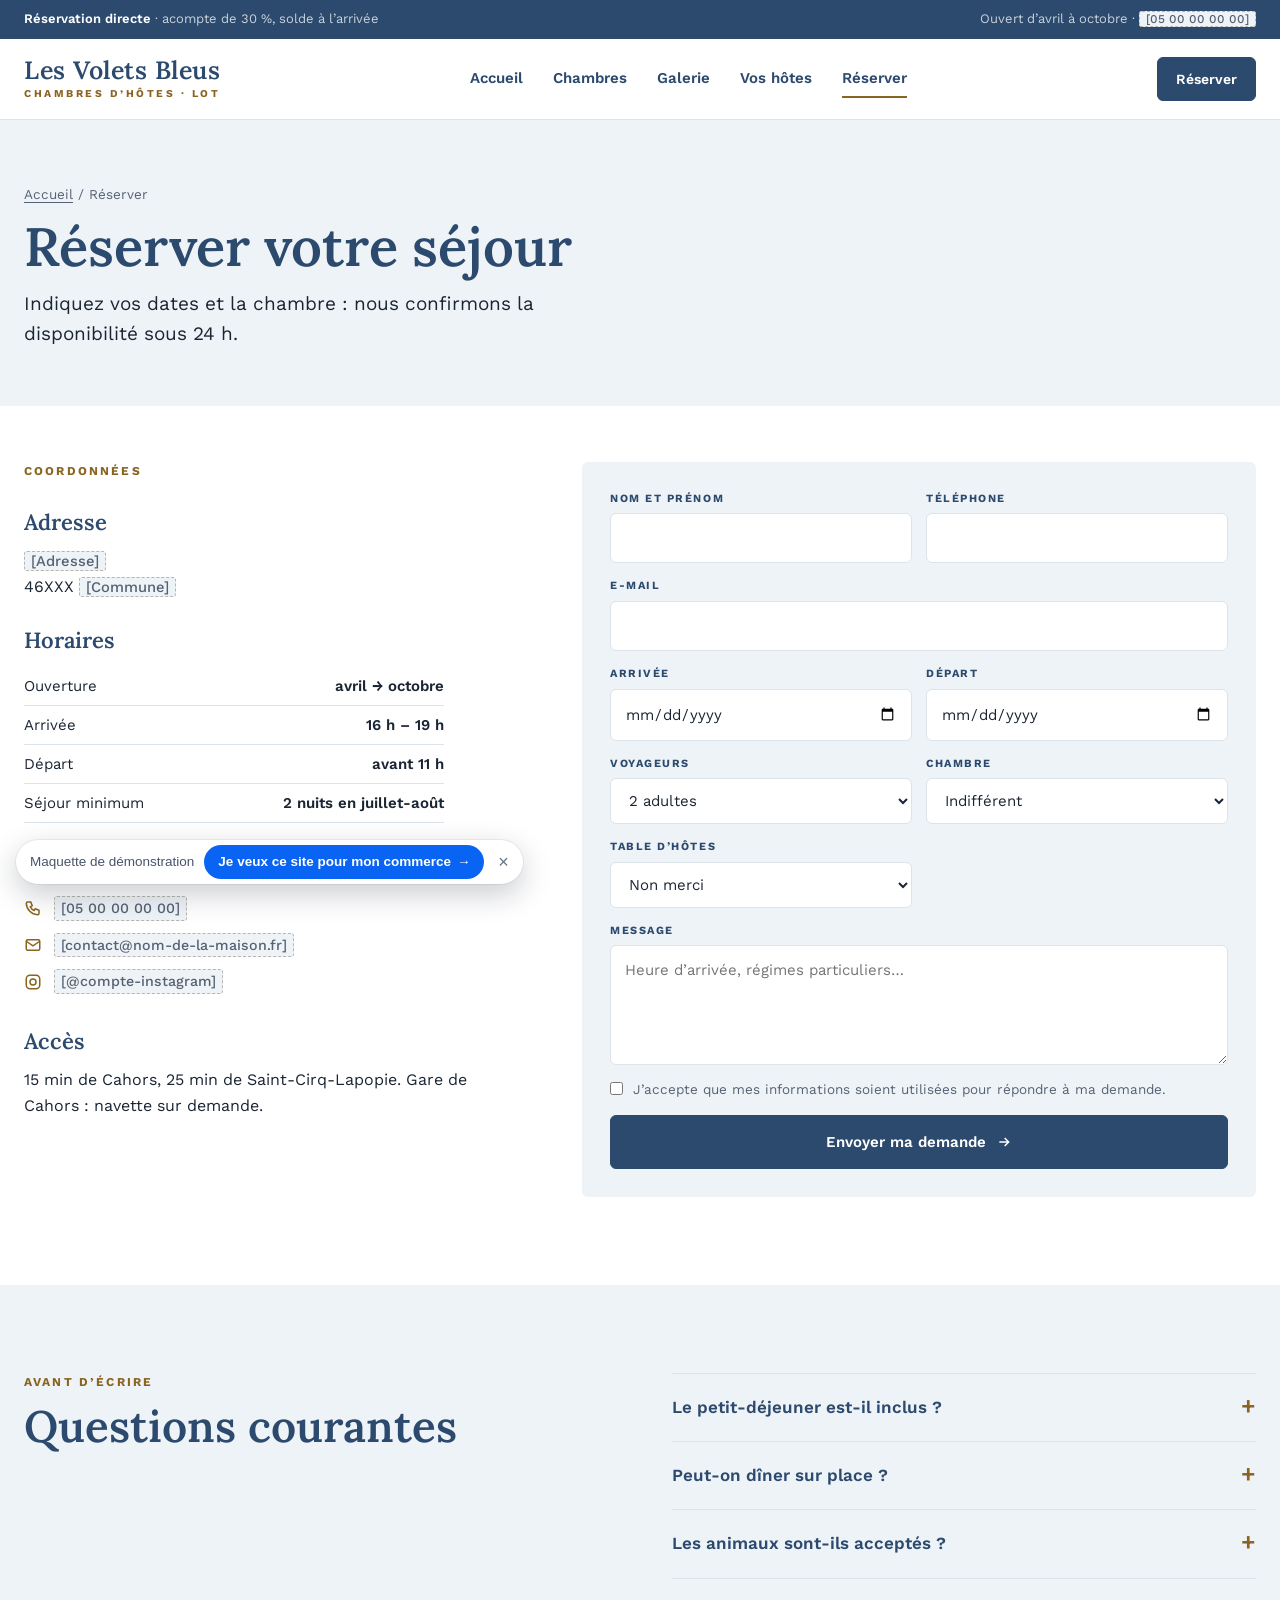
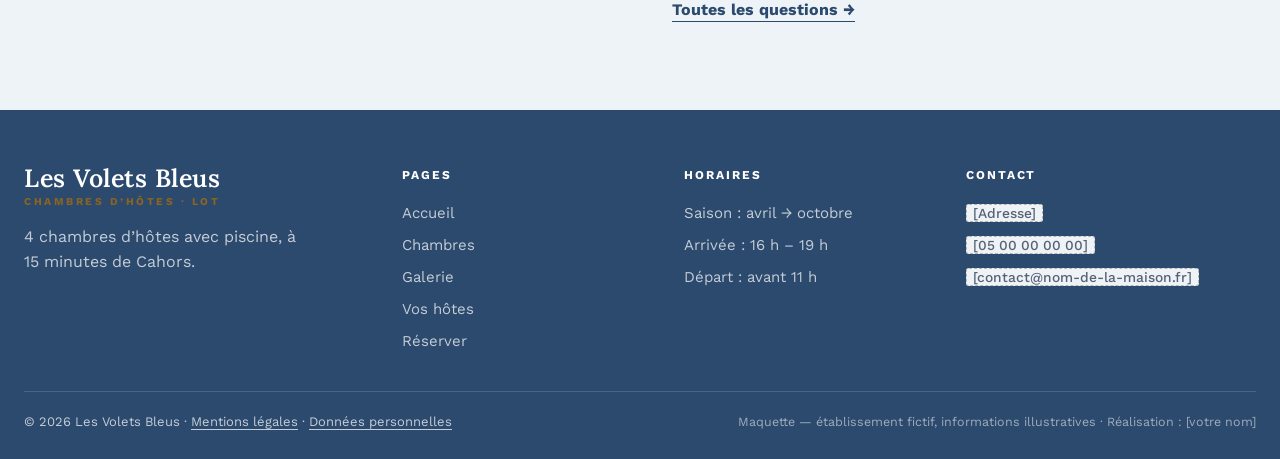
<file: complet/contact.html>
<!doctype html>
<html lang="fr">
<head>
<meta charset="utf-8">
<meta name="viewport" content="width=device-width, initial-scale=1">
<meta name="robots" content="noindex">
<title>Réserver — Les Volets Bleus (maquette Complet)</title>
<link rel="preconnect" href="https://fonts.googleapis.com"><link rel="preconnect" href="https://fonts.gstatic.com" crossorigin>
<link rel="stylesheet" href="https://fonts.googleapis.com/css2?family=Lora:wght@500..700&family=Work+Sans:wght@300..700&display=swap">
<link rel="stylesheet" href="../kit/std.css">
<style>:root{--pri:#2C4A6E;--pri-2:#3B5F88;--acc:#8A6420;--soft:#EEF3F7;--ink:#1A2533;--muted:#566273;--line:#DDE3EA;--radius:6px;--fd:'Lora';--fb:'Work Sans';--fdw:600}</style>
</head>
<body>
<div class="topbar wrap"><span><b>Réservation directe</b> · acompte de 30 %, solde à l’arrivée</span><span>Ouvert d’avril à octobre · <a href="tel:+33000000000"><span class="ph">[05 00 00 00 00]</span></a></span></div>
<header class="hd wrap">
  <a class="logo" href="index.html"><b>Les Volets Bleus</b><small>Chambres d’hôtes · Lot</small></a>
  <nav aria-label="Navigation principale"><a href="index.html">Accueil</a><a href="prestations.html">Chambres</a><a href="realisations.html">Galerie</a><a href="a-propos.html">Vos hôtes</a><a href="contact.html" class="on" aria-current="page">Réserver</a></nav>
  <div class="side"><a class="btn sm" href="contact.html#demande">Réserver</a><button class="burger" type="button" aria-label="Menu" aria-expanded="false"><i></i></button></div>
</header>
<nav class="mnav" aria-label="Menu mobile"><a href="index.html">Accueil</a><a href="prestations.html">Chambres</a><a href="realisations.html">Galerie</a><a href="a-propos.html">Vos hôtes</a><a href="contact.html" class="on" aria-current="page">Réserver</a><a class="btn" href="contact.html#demande">Réserver</a></nav>

<main>
<section class="ph-head wrap"><div class="crumb"><a href="index.html">Accueil</a> / Réserver</div>
  <h1>Réserver votre séjour</h1><p class="lede">Indiquez vos dates et la chambre : nous confirmons la disponibilité sous 24 h.</p></section>
<section class="s wrap" style="padding-top:56px"><div class="contact">
  <div><div class="eyebrow">Coordonnées</div>
    <h3>Adresse</h3><p><span class="ph">[Adresse]</span><br>46XXX <span class="ph">[Commune]</span></p>
    <h3>Horaires</h3><table class="hours"><tbody><tr><td>Ouverture</td><td>avril → octobre</td></tr><tr><td>Arrivée</td><td>16 h – 19 h</td></tr><tr><td>Départ</td><td>avant 11 h</td></tr><tr><td>Séjour minimum</td><td>2 nuits en juillet-août</td></tr></tbody></table>
    <h3>Nous joindre</h3><a class="cline" href="tel:+33000000000"><svg viewBox="0 0 24 24" fill="none" stroke="currentColor" stroke-width="2"><path d="M5 4h4l2 5-2.5 1.5a11 11 0 0 0 5 5L15 13l5 2v4a2 2 0 0 1-2 2A16 16 0 0 1 3 6a2 2 0 0 1 2-2"/></svg><span class="ph">[05 00 00 00 00]</span></a><a class="cline" href="mailto:contact@nom-de-la-maison.fr"><svg viewBox="0 0 24 24" fill="none" stroke="currentColor" stroke-width="2"><rect x="3" y="5" width="18" height="14" rx="2"/><path d="m3 7 9 6 9-6"/></svg><span class="ph">[contact@nom-de-la-maison.fr]</span></a><a class="cline" href="#" data-demo="Lien vers le compte Instagram à renseigner"><svg viewBox="0 0 24 24" fill="none" stroke="currentColor" stroke-width="2"><rect x="3" y="3" width="18" height="18" rx="5"/><circle cx="12" cy="12" r="4"/></svg><span class="ph">[@compte-instagram]</span></a>
    <h3>Accès</h3><p>15 min de Cahors, 25 min de Saint-Cirq-Lapopie. Gare de Cahors : navette sur demande.</p></div>
  <div id="demande" style="scroll-margin-top:110px"><form class="demo" novalidate>
        <div class="f"><label for="nom">Nom et prénom</label><input id="nom" name="nom" type="text" required></div><div class="f"><label for="tel">Téléphone</label><input id="tel" name="tel" type="tel" required></div><div class="f full"><label for="email">E-mail</label><input id="email" name="email" type="email" required></div><div class="f"><label for="arrivee">Arrivée</label><input id="arrivee" name="arrivee" type="date" required></div><div class="f"><label for="depart">Départ</label><input id="depart" name="depart" type="date" required></div><div class="f"><label for="voyageurs">Voyageurs</label><select id="voyageurs" name="voyageurs"><option>2 adultes</option><option>1 adulte</option><option>2 adultes + 1 enfant</option><option>2 adultes + 2 enfants</option><option>3 adultes</option><option>4 adultes</option></select></div><div class="f"><label for="chambre">Chambre</label><select id="chambre" name="chambre"><option value="indifferent">Indifférent</option><option value="prune" data-pp="90">Chambre Prune · 90 €</option><option value="lavande" data-pp="95">Chambre Lavande · 95 €</option><option value="tilleul" data-pp="105">Chambre Tilleul · 105 €</option><option value="noyer" data-pp="140">Suite Noyer · 140 €</option></select></div><div class="f"><label for="diner">Table d’hôtes</label><select id="diner" name="diner"><option>Non merci</option><option>1 soir</option><option>2 soirs</option><option>Tous les soirs de service</option></select></div><div class="f full"><label for="message">Message</label><textarea id="message" name="message" placeholder="Heure d’arrivée, régimes particuliers…"></textarea></div>
        <label class="consent full"><input type="checkbox" name="rgpd" required> J’accepte que mes informations soient utilisées pour répondre à ma demande.</label>
        <button class="btn full" type="submit">Envoyer ma demande <svg viewBox="0 0 24 24" fill="none" stroke="currentColor" stroke-width="2.2"><path d="M5 12h14M13 6l6 6-6 6"/></svg></button>
      </form>
      <div class="sent" role="status"><h3>Demande de séjour envoyée</h3><p>Nous vous confirmons la disponibilité et le montant sous 24 h. Récapitulatif :</p><dl></dl>
        <p class="small">Maquette de démonstration : aucune donnée n’est envoyée.</p><button class="btn line sm" type="button" data-reset>Faire une autre demande</button></div></div>
</div></section>
<section class="s soft wrap"><div class="two"><div><div class="eyebrow">Avant d’écrire</div><h2 class="t">Questions courantes</h2></div>
  <div class="faq"><details><summary>Le petit-déjeuner est-il inclus ?</summary><p>Oui, il est compris dans le prix de la chambre, servi de 8 h à 10 h.</p></details><details><summary>Peut-on dîner sur place ?</summary><p>Oui, table d’hôtes le lundi, le mercredi et le vendredi, à réserver la veille.</p></details><details><summary>Les animaux sont-ils acceptés ?</summary><p>Sur demande, pour les chiens calmes, avec un supplément de 10 € par nuit.</p></details><p style="margin-top:18px"><a class="link" href="prestations.html#faq">Toutes les questions →</a></p></div></div></section>
</main>
<footer class="ft wrap">
  <div class="top">
    <div><a class="logo" href="index.html"><b>Les Volets Bleus</b><small>Chambres d’hôtes · Lot</small></a><p style="margin-top:16px;max-width:290px">4 chambres d’hôtes avec piscine, à 15 minutes de Cahors.</p></div>
    <div><h4>Pages</h4><a class="l" href="index.html">Accueil</a><a class="l" href="prestations.html">Chambres</a><a class="l" href="realisations.html">Galerie</a><a class="l" href="a-propos.html">Vos hôtes</a><a class="l" href="contact.html">Réserver</a></div>
    <div><h4>Horaires</h4><span class="l">Saison : avril → octobre</span><span class="l">Arrivée : 16 h – 19 h</span><span class="l">Départ : avant 11 h</span></div>
    <div><h4>Contact</h4><span class="l"><span class="ph">[Adresse]</span></span><a class="l" href="tel:+33000000000"><span class="ph">[05 00 00 00 00]</span></a><a class="l" href="mailto:contact@nom-de-la-maison.fr"><span class="ph">[contact@nom-de-la-maison.fr]</span></a></div>
  </div>
  <div class="bot"><span>© <span data-year></span> Les Volets Bleus · <a href="mentions-legales.html">Mentions légales</a> · <a href="mentions-legales.html#donnees">Données personnelles</a></span><span class="demo-note">Maquette — établissement fictif, informations illustratives · Réalisation : [votre nom]</span></div>
</footer>
<script src="../kit/std.js"></script>
<script src="../kit/cta.js" data-secteur="maisons-hotes" data-modele="complet" defer></script>
</body>
</html>
</file>
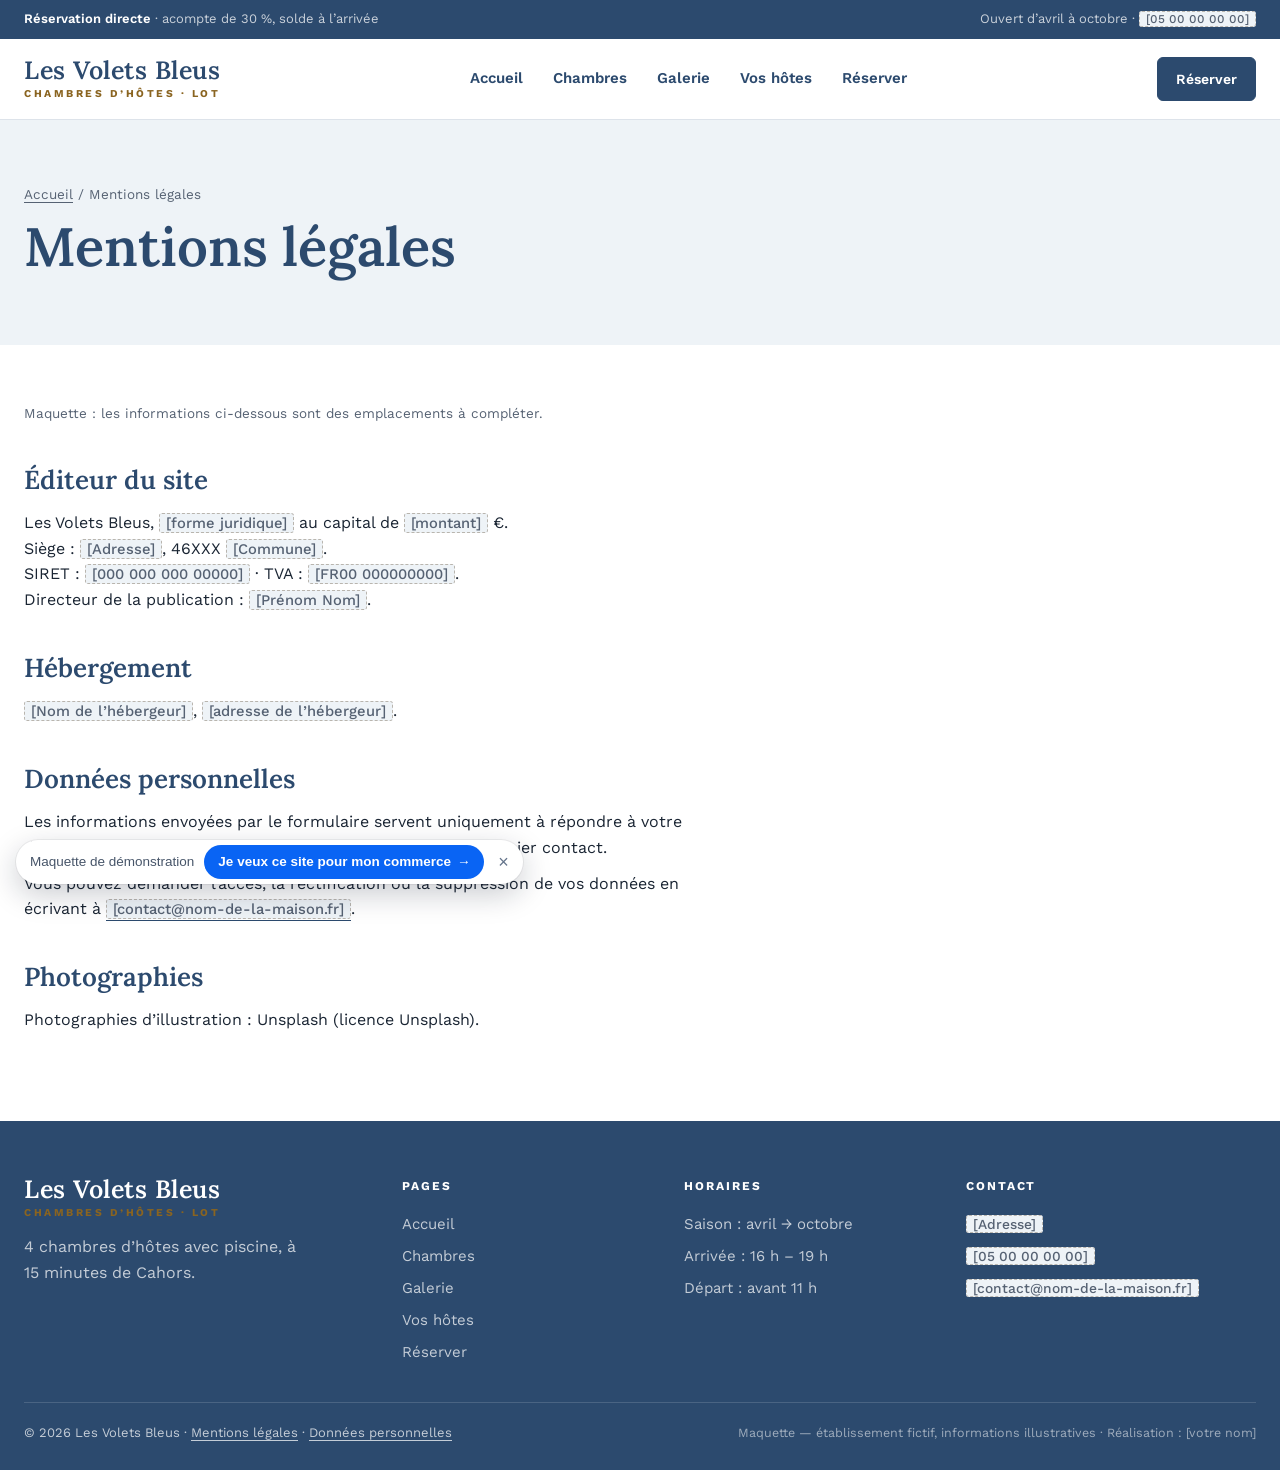
<file: complet/mentions-legales.html>
<!doctype html>
<html lang="fr">
<head>
<meta charset="utf-8">
<meta name="viewport" content="width=device-width, initial-scale=1">
<meta name="robots" content="noindex">
<title>Mentions légales — Les Volets Bleus (maquette Complet)</title>
<link rel="preconnect" href="https://fonts.googleapis.com"><link rel="preconnect" href="https://fonts.gstatic.com" crossorigin>
<link rel="stylesheet" href="https://fonts.googleapis.com/css2?family=Lora:wght@500..700&family=Work+Sans:wght@300..700&display=swap">
<link rel="stylesheet" href="../kit/std.css">
<style>:root{--pri:#2C4A6E;--pri-2:#3B5F88;--acc:#8A6420;--soft:#EEF3F7;--ink:#1A2533;--muted:#566273;--line:#DDE3EA;--radius:6px;--fd:'Lora';--fb:'Work Sans';--fdw:600}</style>
</head>
<body>
<div class="topbar wrap"><span><b>Réservation directe</b> · acompte de 30 %, solde à l’arrivée</span><span>Ouvert d’avril à octobre · <a href="tel:+33000000000"><span class="ph">[05 00 00 00 00]</span></a></span></div>
<header class="hd wrap">
  <a class="logo" href="index.html"><b>Les Volets Bleus</b><small>Chambres d’hôtes · Lot</small></a>
  <nav aria-label="Navigation principale"><a href="index.html">Accueil</a><a href="prestations.html">Chambres</a><a href="realisations.html">Galerie</a><a href="a-propos.html">Vos hôtes</a><a href="contact.html">Réserver</a></nav>
  <div class="side"><a class="btn sm" href="contact.html#demande">Réserver</a><button class="burger" type="button" aria-label="Menu" aria-expanded="false"><i></i></button></div>
</header>
<nav class="mnav" aria-label="Menu mobile"><a href="index.html">Accueil</a><a href="prestations.html">Chambres</a><a href="realisations.html">Galerie</a><a href="a-propos.html">Vos hôtes</a><a href="contact.html">Réserver</a><a class="btn" href="contact.html#demande">Réserver</a></nav>

<main><section class="ph-head wrap"><div class="crumb"><a href="index.html">Accueil</a> / Mentions légales</div><h1>Mentions légales</h1></section>
<section class="s wrap legal" style="padding-top:48px">
  <p class="small">Maquette : les informations ci-dessous sont des emplacements à compléter.</p>
  <h2>Éditeur du site</h2><p>Les Volets Bleus, <span class="ph">[forme juridique]</span> au capital de <span class="ph">[montant]</span> €.<br>Siège : <span class="ph">[Adresse]</span>, 46XXX <span class="ph">[Commune]</span>.<br>SIRET : <span class="ph">[000 000 000 00000]</span> · TVA : <span class="ph">[FR00 000000000]</span>.<br>Directeur de la publication : <span class="ph">[Prénom Nom]</span>.</p>
  <h2>Hébergement</h2><p><span class="ph">[Nom de l’hébergeur]</span>, <span class="ph">[adresse de l’hébergeur]</span>.</p>
  <h2 id="donnees">Données personnelles</h2><p>Les informations envoyées par le formulaire servent uniquement à répondre à votre demande. Elles sont conservées trois ans au plus après le dernier contact.</p>
  <p>Vous pouvez demander l’accès, la rectification ou la suppression de vos données en écrivant à <a class="link" href="mailto:contact@nom-de-la-maison.fr"><span class="ph">[contact@nom-de-la-maison.fr]</span></a>.</p>
  <h2>Photographies</h2><p>Photographies d’illustration : Unsplash (licence Unsplash).</p>
</section></main>
<footer class="ft wrap">
  <div class="top">
    <div><a class="logo" href="index.html"><b>Les Volets Bleus</b><small>Chambres d’hôtes · Lot</small></a><p style="margin-top:16px;max-width:290px">4 chambres d’hôtes avec piscine, à 15 minutes de Cahors.</p></div>
    <div><h4>Pages</h4><a class="l" href="index.html">Accueil</a><a class="l" href="prestations.html">Chambres</a><a class="l" href="realisations.html">Galerie</a><a class="l" href="a-propos.html">Vos hôtes</a><a class="l" href="contact.html">Réserver</a></div>
    <div><h4>Horaires</h4><span class="l">Saison : avril → octobre</span><span class="l">Arrivée : 16 h – 19 h</span><span class="l">Départ : avant 11 h</span></div>
    <div><h4>Contact</h4><span class="l"><span class="ph">[Adresse]</span></span><a class="l" href="tel:+33000000000"><span class="ph">[05 00 00 00 00]</span></a><a class="l" href="mailto:contact@nom-de-la-maison.fr"><span class="ph">[contact@nom-de-la-maison.fr]</span></a></div>
  </div>
  <div class="bot"><span>© <span data-year></span> Les Volets Bleus · <a href="mentions-legales.html">Mentions légales</a> · <a href="mentions-legales.html#donnees">Données personnelles</a></span><span class="demo-note">Maquette — établissement fictif, informations illustratives · Réalisation : [votre nom]</span></div>
</footer>
<script src="../kit/std.js"></script>
<script src="../kit/cta.js" data-secteur="maisons-hotes" data-modele="complet" defer></script>
</body>
</html>
</file>
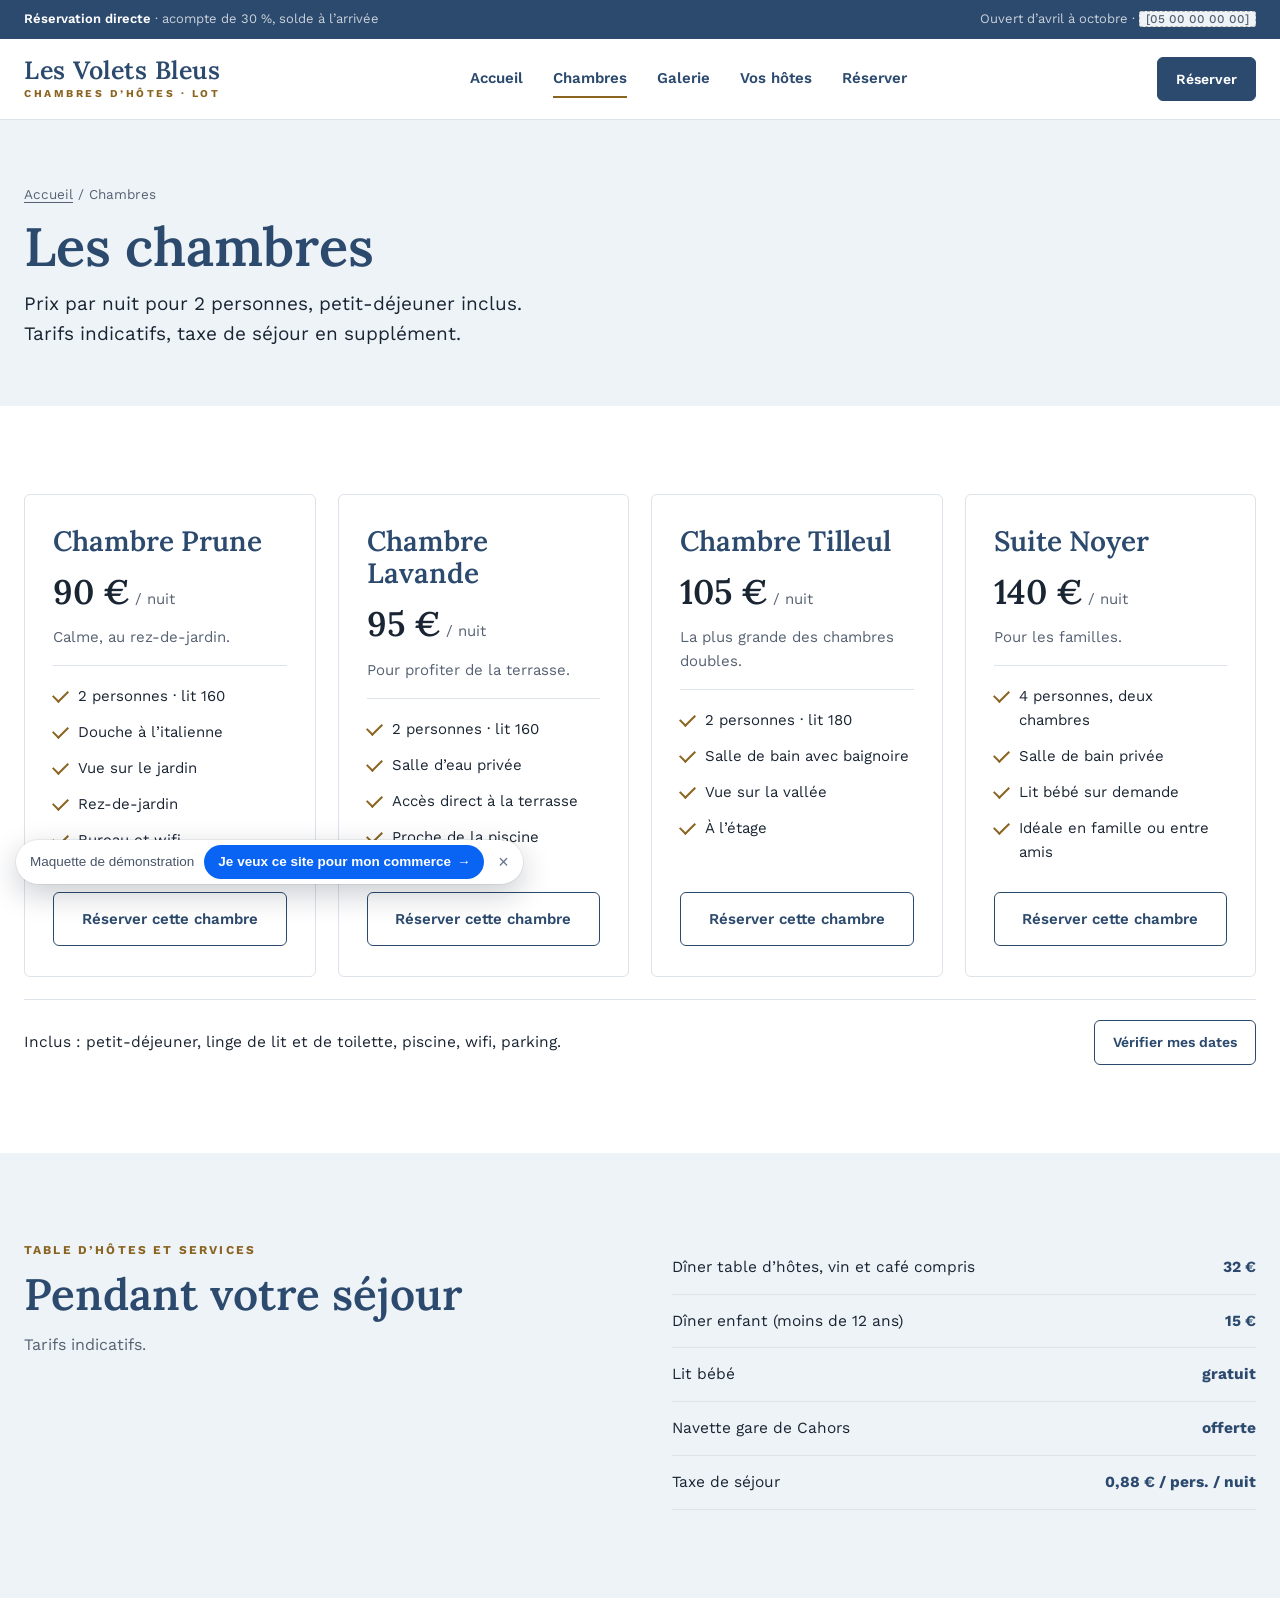
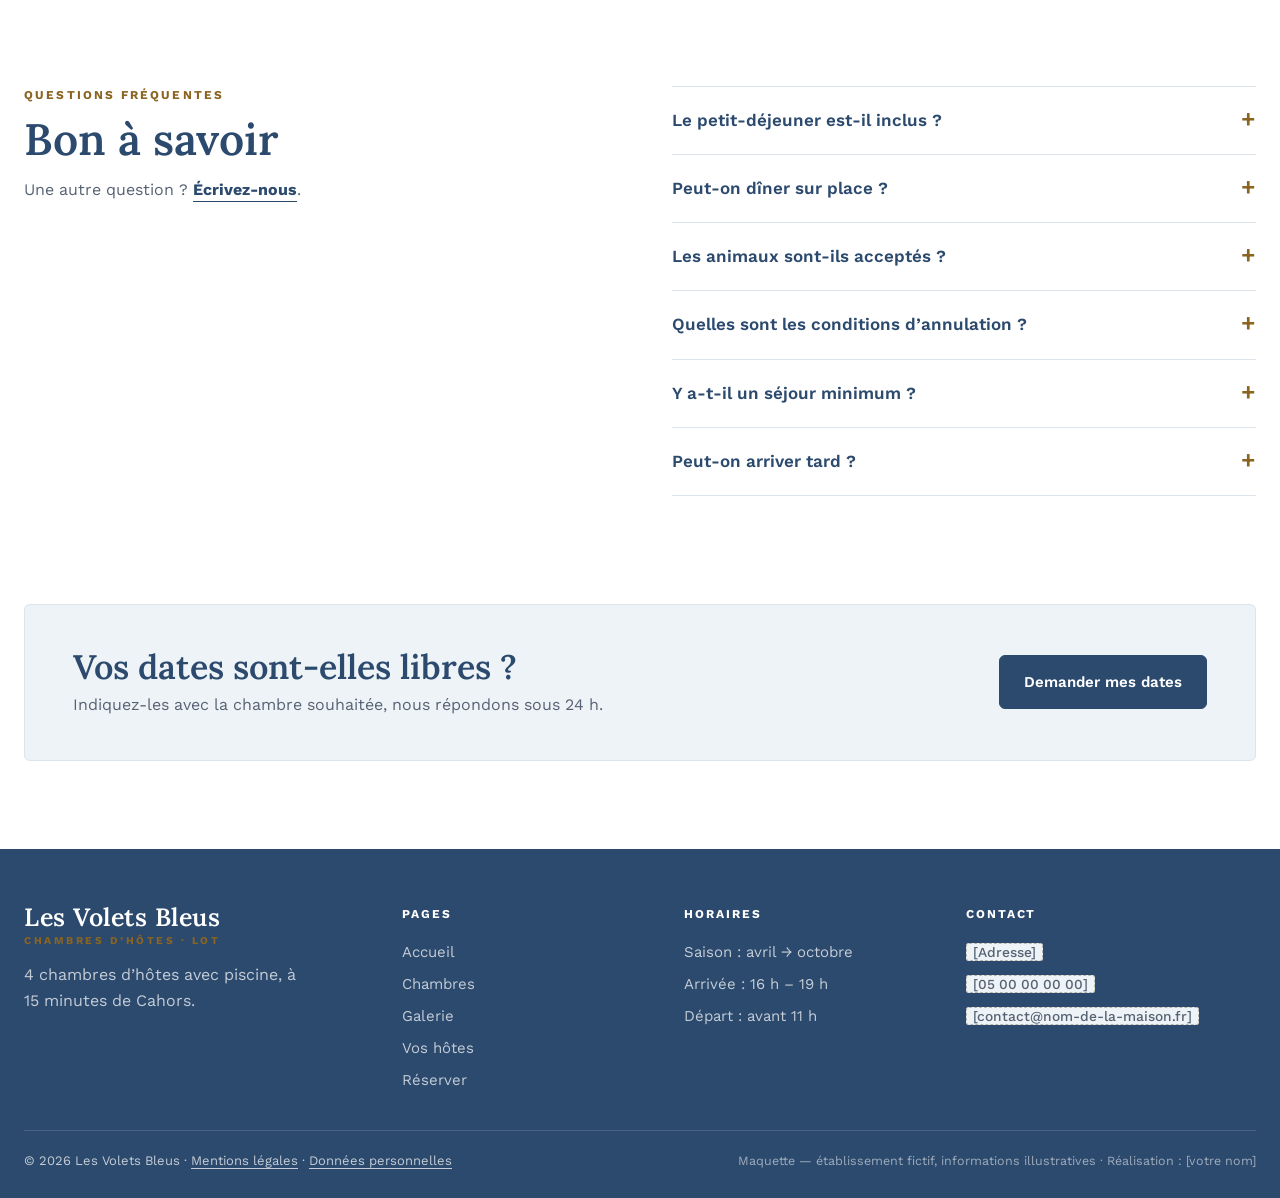
<file: complet/prestations.html>
<!doctype html>
<html lang="fr">
<head>
<meta charset="utf-8">
<meta name="viewport" content="width=device-width, initial-scale=1">
<meta name="robots" content="noindex">
<title>Chambres — Les Volets Bleus (maquette Complet)</title>
<link rel="preconnect" href="https://fonts.googleapis.com"><link rel="preconnect" href="https://fonts.gstatic.com" crossorigin>
<link rel="stylesheet" href="https://fonts.googleapis.com/css2?family=Lora:wght@500..700&family=Work+Sans:wght@300..700&display=swap">
<link rel="stylesheet" href="../kit/std.css">
<style>:root{--pri:#2C4A6E;--pri-2:#3B5F88;--acc:#8A6420;--soft:#EEF3F7;--ink:#1A2533;--muted:#566273;--line:#DDE3EA;--radius:6px;--fd:'Lora';--fb:'Work Sans';--fdw:600}</style>
</head>
<body>
<div class="topbar wrap"><span><b>Réservation directe</b> · acompte de 30 %, solde à l’arrivée</span><span>Ouvert d’avril à octobre · <a href="tel:+33000000000"><span class="ph">[05 00 00 00 00]</span></a></span></div>
<header class="hd wrap">
  <a class="logo" href="index.html"><b>Les Volets Bleus</b><small>Chambres d’hôtes · Lot</small></a>
  <nav aria-label="Navigation principale"><a href="index.html">Accueil</a><a href="prestations.html" class="on" aria-current="page">Chambres</a><a href="realisations.html">Galerie</a><a href="a-propos.html">Vos hôtes</a><a href="contact.html">Réserver</a></nav>
  <div class="side"><a class="btn sm" href="contact.html#demande">Réserver</a><button class="burger" type="button" aria-label="Menu" aria-expanded="false"><i></i></button></div>
</header>
<nav class="mnav" aria-label="Menu mobile"><a href="index.html">Accueil</a><a href="prestations.html" class="on" aria-current="page">Chambres</a><a href="realisations.html">Galerie</a><a href="a-propos.html">Vos hôtes</a><a href="contact.html">Réserver</a><a class="btn" href="contact.html#demande">Réserver</a></nav>

<main>
<section class="ph-head wrap"><div class="crumb"><a href="index.html">Accueil</a> / Chambres</div>
  <h1>Les chambres</h1><p class="lede">Prix par nuit pour 2 personnes, petit-déjeuner inclus. Tarifs indicatifs, taxe de séjour en supplément.</p></section>
<section class="s wrap"><div class="plans"><article class="plan" id="prune"><h2>Chambre Prune</h2><div class="pr"> <b>90 €</b> / nuit</div><p class="for">Calme, au rez-de-jardin.</p>
      <div class="list"><div class="check">2 personnes · lit 160</div><div class="check">Douche à l’italienne</div><div class="check">Vue sur le jardin</div><div class="check">Rez-de-jardin</div><div class="check">Bureau et wifi</div></div><a class="btn line" href="contact.html?chambre=prune#demande">Réserver cette chambre</a></article><article class="plan" id="lavande"><h2>Chambre Lavande</h2><div class="pr"> <b>95 €</b> / nuit</div><p class="for">Pour profiter de la terrasse.</p>
      <div class="list"><div class="check">2 personnes · lit 160</div><div class="check">Salle d’eau privée</div><div class="check">Accès direct à la terrasse</div><div class="check">Proche de la piscine</div></div><a class="btn line" href="contact.html?chambre=lavande#demande">Réserver cette chambre</a></article><article class="plan" id="tilleul"><h2>Chambre Tilleul</h2><div class="pr"> <b>105 €</b> / nuit</div><p class="for">La plus grande des chambres doubles.</p>
      <div class="list"><div class="check">2 personnes · lit 180</div><div class="check">Salle de bain avec baignoire</div><div class="check">Vue sur la vallée</div><div class="check">À l’étage</div></div><a class="btn line" href="contact.html?chambre=tilleul#demande">Réserver cette chambre</a></article><article class="plan" id="noyer"><h2>Suite Noyer</h2><div class="pr"> <b>140 €</b> / nuit</div><p class="for">Pour les familles.</p>
      <div class="list"><div class="check">4 personnes, deux chambres</div><div class="check">Salle de bain privée</div><div class="check">Lit bébé sur demande</div><div class="check">Idéale en famille ou entre amis</div></div><a class="btn line" href="contact.html?chambre=noyer#demande">Réserver cette chambre</a></article></div>
  <div class="note"><span>Inclus : petit-déjeuner, linge de lit et de toilette, piscine, wifi, parking.</span><a class="btn line sm" href="contact.html#demande">Vérifier mes dates</a></div></section>
<section class="s soft wrap"><div class="two">
  <div><div class="eyebrow">Table d’hôtes et services</div><h2 class="t">Pendant votre séjour</h2><p class="muted" style="margin-top:14px">Tarifs indicatifs.</p></div>
  <table class="opts"><tbody><tr><td>Dîner table d’hôtes, vin et café compris</td><td>32 €</td></tr><tr><td>Dîner enfant (moins de 12 ans)</td><td>15 €</td></tr><tr><td>Lit bébé</td><td>gratuit</td></tr><tr><td>Navette gare de Cahors</td><td>offerte</td></tr><tr><td>Taxe de séjour</td><td>0,88 € / pers. / nuit</td></tr></tbody></table></div></section>
<section class="s wrap"><div class="two">
  <div><div class="eyebrow">Questions fréquentes</div><h2 class="t">Bon à savoir</h2><p class="muted" style="margin-top:14px">Une autre question ? <a class="link" href="contact.html#demande">Écrivez-nous</a>.</p></div>
  <div class="faq" id="faq"><details><summary>Le petit-déjeuner est-il inclus ?</summary><p>Oui, il est compris dans le prix de la chambre, servi de 8 h à 10 h.</p></details><details><summary>Peut-on dîner sur place ?</summary><p>Oui, table d’hôtes le lundi, le mercredi et le vendredi, à réserver la veille.</p></details><details><summary>Les animaux sont-ils acceptés ?</summary><p>Sur demande, pour les chiens calmes, avec un supplément de 10 € par nuit.</p></details><details><summary>Quelles sont les conditions d’annulation ?</summary><p>Acompte remboursé jusqu’à 15 jours avant l’arrivée, conservé ensuite.</p></details><details><summary>Y a-t-il un séjour minimum ?</summary><p>Deux nuits en juillet et août, une nuit le reste de la saison.</p></details><details><summary>Peut-on arriver tard ?</summary><p>Oui, en nous prévenant : nous laissons les clés dans une boîte à code.</p></details></div></div></section>
<section class="s wrap" style="padding-top:20px"><div class="band"><div><h2>Vos dates sont-elles libres ?</h2><p>Indiquez-les avec la chambre souhaitée, nous répondons sous 24 h.</p></div><a class="btn" href="contact.html#demande">Demander mes dates</a></div></section>
</main>
<footer class="ft wrap">
  <div class="top">
    <div><a class="logo" href="index.html"><b>Les Volets Bleus</b><small>Chambres d’hôtes · Lot</small></a><p style="margin-top:16px;max-width:290px">4 chambres d’hôtes avec piscine, à 15 minutes de Cahors.</p></div>
    <div><h4>Pages</h4><a class="l" href="index.html">Accueil</a><a class="l" href="prestations.html">Chambres</a><a class="l" href="realisations.html">Galerie</a><a class="l" href="a-propos.html">Vos hôtes</a><a class="l" href="contact.html">Réserver</a></div>
    <div><h4>Horaires</h4><span class="l">Saison : avril → octobre</span><span class="l">Arrivée : 16 h – 19 h</span><span class="l">Départ : avant 11 h</span></div>
    <div><h4>Contact</h4><span class="l"><span class="ph">[Adresse]</span></span><a class="l" href="tel:+33000000000"><span class="ph">[05 00 00 00 00]</span></a><a class="l" href="mailto:contact@nom-de-la-maison.fr"><span class="ph">[contact@nom-de-la-maison.fr]</span></a></div>
  </div>
  <div class="bot"><span>© <span data-year></span> Les Volets Bleus · <a href="mentions-legales.html">Mentions légales</a> · <a href="mentions-legales.html#donnees">Données personnelles</a></span><span class="demo-note">Maquette — établissement fictif, informations illustratives · Réalisation : [votre nom]</span></div>
</footer>
<script src="../kit/std.js"></script>
<script src="../kit/cta.js" data-secteur="maisons-hotes" data-modele="complet" defer></script>
</body>
</html>
</file>
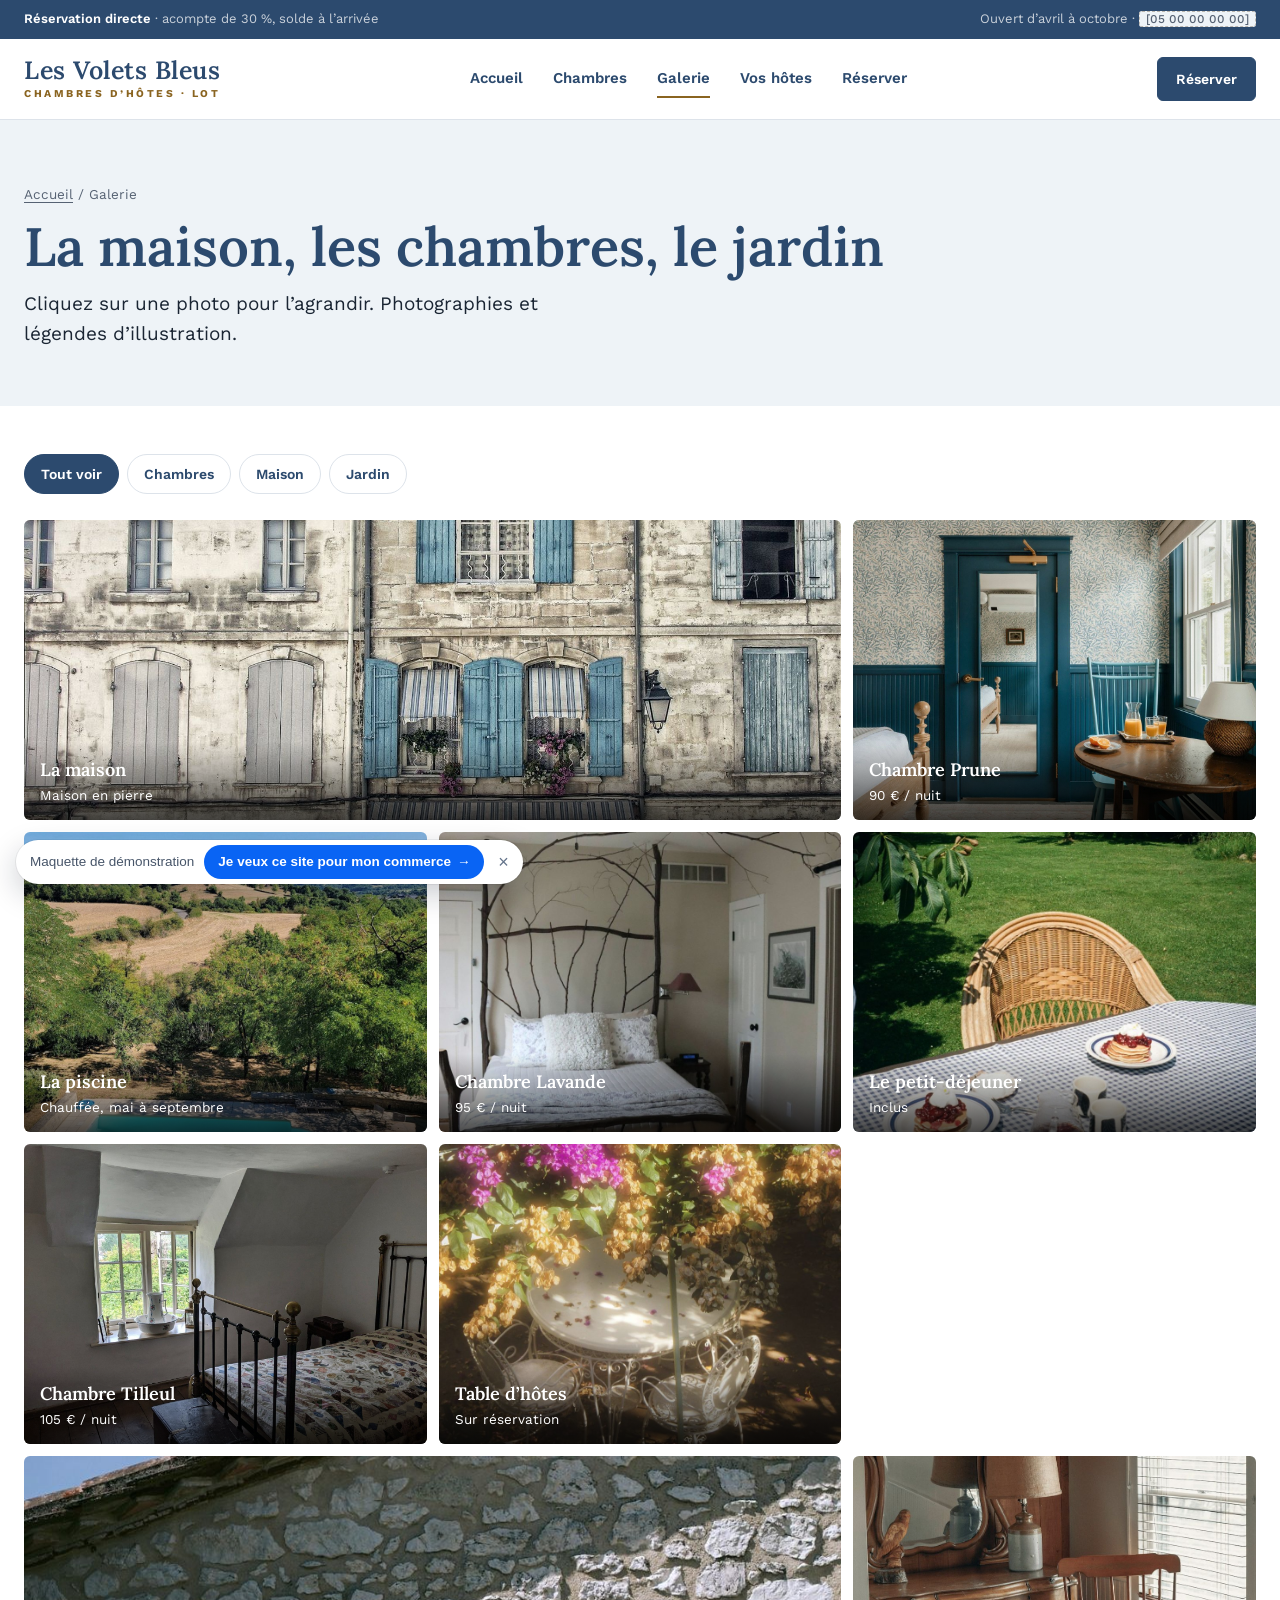
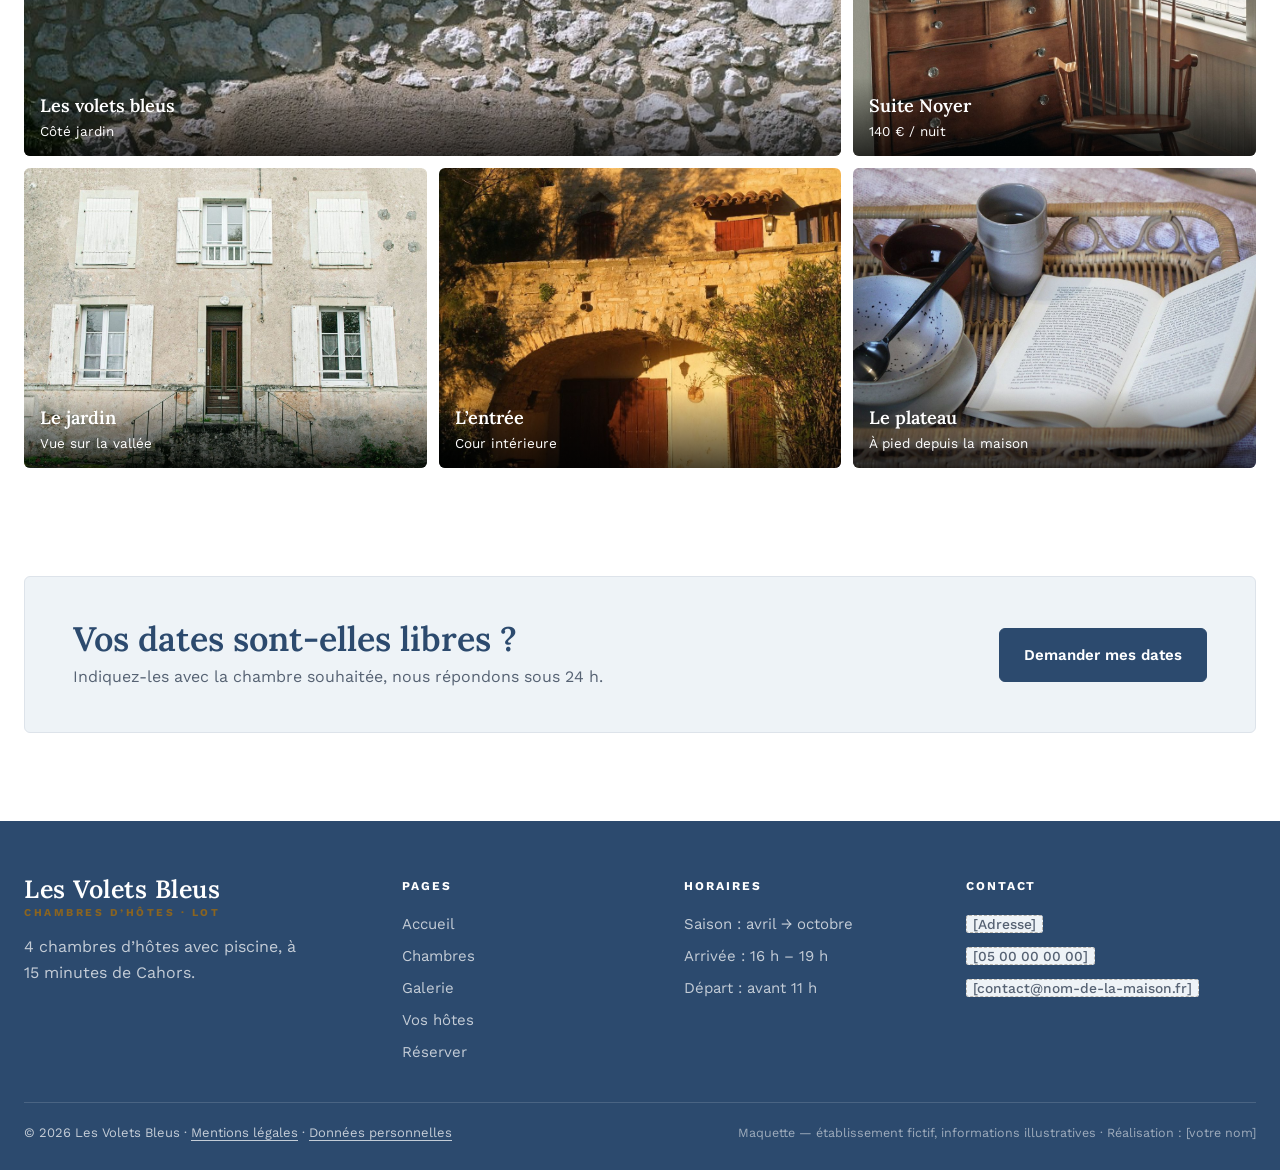
<file: complet/realisations.html>
<!doctype html>
<html lang="fr">
<head>
<meta charset="utf-8">
<meta name="viewport" content="width=device-width, initial-scale=1">
<meta name="robots" content="noindex">
<title>Galerie — Les Volets Bleus (maquette Complet)</title>
<link rel="preconnect" href="https://fonts.googleapis.com"><link rel="preconnect" href="https://fonts.gstatic.com" crossorigin>
<link rel="stylesheet" href="https://fonts.googleapis.com/css2?family=Lora:wght@500..700&family=Work+Sans:wght@300..700&display=swap">
<link rel="stylesheet" href="../kit/std.css">
<style>:root{--pri:#2C4A6E;--pri-2:#3B5F88;--acc:#8A6420;--soft:#EEF3F7;--ink:#1A2533;--muted:#566273;--line:#DDE3EA;--radius:6px;--fd:'Lora';--fb:'Work Sans';--fdw:600}</style>
</head>
<body>
<div class="topbar wrap"><span><b>Réservation directe</b> · acompte de 30 %, solde à l’arrivée</span><span>Ouvert d’avril à octobre · <a href="tel:+33000000000"><span class="ph">[05 00 00 00 00]</span></a></span></div>
<header class="hd wrap">
  <a class="logo" href="index.html"><b>Les Volets Bleus</b><small>Chambres d’hôtes · Lot</small></a>
  <nav aria-label="Navigation principale"><a href="index.html">Accueil</a><a href="prestations.html">Chambres</a><a href="realisations.html" class="on" aria-current="page">Galerie</a><a href="a-propos.html">Vos hôtes</a><a href="contact.html">Réserver</a></nav>
  <div class="side"><a class="btn sm" href="contact.html#demande">Réserver</a><button class="burger" type="button" aria-label="Menu" aria-expanded="false"><i></i></button></div>
</header>
<nav class="mnav" aria-label="Menu mobile"><a href="index.html">Accueil</a><a href="prestations.html">Chambres</a><a href="realisations.html" class="on" aria-current="page">Galerie</a><a href="a-propos.html">Vos hôtes</a><a href="contact.html">Réserver</a><a class="btn" href="contact.html#demande">Réserver</a></nav>

<main>
<section class="ph-head wrap"><div class="crumb"><a href="index.html">Accueil</a> / Galerie</div>
  <h1>La maison, les chambres, le jardin</h1><p class="lede">Cliquez sur une photo pour l’agrandir. Photographies et légendes d’illustration.</p></section>
<section class="s wrap" style="padding-top:48px"><div class="filters" role="group" aria-label="Filtrer"><button type="button" data-cat="all" aria-pressed="true">Tout voir</button><button type="button" data-cat="Chambres" aria-pressed="false">Chambres</button><button type="button" data-cat="Maison" aria-pressed="false">Maison</button><button type="button" data-cat="Jardin" aria-pressed="false">Jardin</button></div><div class="grid-g"><figure class="w" data-cat="Maison" data-full="../img/v-facade.jpg" style="background-image:url(../img/v-facade.jpg)"><figcaption><b>La maison</b>Maison en pierre</figcaption></figure><figure data-cat="Chambres" data-full="../img/v-chambre1.jpg" style="background-image:url(../img/v-chambre1.jpg)"><figcaption><b>Chambre Prune</b>90 € / nuit</figcaption></figure><figure data-cat="Jardin" data-full="../img/v-piscine.jpg" style="background-image:url(../img/v-piscine.jpg)"><figcaption><b>La piscine</b>Chauffée, mai à septembre</figcaption></figure><figure data-cat="Chambres" data-full="../img/v-chambre2.jpg" style="background-image:url(../img/v-chambre2.jpg)"><figcaption><b>Chambre Lavande</b>95 € / nuit</figcaption></figure><figure data-cat="Maison" data-full="../img/v-ptitdej.jpg" style="background-image:url(../img/v-ptitdej.jpg)"><figcaption><b>Le petit-déjeuner</b>Inclus</figcaption></figure><figure data-cat="Chambres" data-full="../img/v-chambre3.jpg" style="background-image:url(../img/v-chambre3.jpg)"><figcaption><b>Chambre Tilleul</b>105 € / nuit</figcaption></figure><figure data-cat="Jardin" data-full="../img/v-table.jpg" style="background-image:url(../img/v-table.jpg)"><figcaption><b>Table d’hôtes</b>Sur réservation</figcaption></figure><figure class="w" data-cat="Maison" data-full="../img/v-volets.jpg" style="background-image:url(../img/v-volets.jpg)"><figcaption><b>Les volets bleus</b>Côté jardin</figcaption></figure><figure data-cat="Chambres" data-full="../img/v-commode.jpg" style="background-image:url(../img/v-commode.jpg)"><figcaption><b>Suite Noyer</b>140 € / nuit</figcaption></figure><figure data-cat="Jardin" data-full="../img/v-maison.jpg" style="background-image:url(../img/v-maison.jpg)"><figcaption><b>Le jardin</b>Vue sur la vallée</figcaption></figure><figure data-cat="Maison" data-full="../img/v-arche.jpg" style="background-image:url(../img/v-arche.jpg)"><figcaption><b>L’entrée</b>Cour intérieure</figcaption></figure><figure data-cat="Jardin" data-full="../img/v-plateau.jpg" style="background-image:url(../img/v-plateau.jpg)"><figcaption><b>Le plateau</b>À pied depuis la maison</figcaption></figure></div></section>
<section class="s wrap" style="padding-top:20px"><div class="band"><div><h2>Vos dates sont-elles libres ?</h2><p>Indiquez-les avec la chambre souhaitée, nous répondons sous 24 h.</p></div><a class="btn" href="contact.html#demande">Demander mes dates</a></div></section>
</main>
<footer class="ft wrap">
  <div class="top">
    <div><a class="logo" href="index.html"><b>Les Volets Bleus</b><small>Chambres d’hôtes · Lot</small></a><p style="margin-top:16px;max-width:290px">4 chambres d’hôtes avec piscine, à 15 minutes de Cahors.</p></div>
    <div><h4>Pages</h4><a class="l" href="index.html">Accueil</a><a class="l" href="prestations.html">Chambres</a><a class="l" href="realisations.html">Galerie</a><a class="l" href="a-propos.html">Vos hôtes</a><a class="l" href="contact.html">Réserver</a></div>
    <div><h4>Horaires</h4><span class="l">Saison : avril → octobre</span><span class="l">Arrivée : 16 h – 19 h</span><span class="l">Départ : avant 11 h</span></div>
    <div><h4>Contact</h4><span class="l"><span class="ph">[Adresse]</span></span><a class="l" href="tel:+33000000000"><span class="ph">[05 00 00 00 00]</span></a><a class="l" href="mailto:contact@nom-de-la-maison.fr"><span class="ph">[contact@nom-de-la-maison.fr]</span></a></div>
  </div>
  <div class="bot"><span>© <span data-year></span> Les Volets Bleus · <a href="mentions-legales.html">Mentions légales</a> · <a href="mentions-legales.html#donnees">Données personnelles</a></span><span class="demo-note">Maquette — établissement fictif, informations illustratives · Réalisation : [votre nom]</span></div>
</footer>
<script src="../kit/std.js"></script>
<script src="../kit/cta.js" data-secteur="maisons-hotes" data-modele="complet" defer></script>
</body>
</html>
</file>
<file: kit/std.css>
/* Socle commun des formules Essentiel et Complet. Chaque site définit ses couleurs et polices dans :root. */
*{box-sizing:border-box;margin:0;padding:0}
html{scroll-behavior:smooth;scroll-padding-top:90px}
body{background:#fff;color:var(--ink);font-family:var(--fb),system-ui,sans-serif;font-size:16px;line-height:1.6;-webkit-font-smoothing:antialiased}
img{display:block;max-width:100%}
a{color:inherit;text-decoration:none}
button,input,select,textarea{font:inherit;color:inherit}
:root{--gut:max(24px,calc((100vw - 1240px) / 2));--r:var(--radius,2px)}
.wrap{padding-left:var(--gut);padding-right:var(--gut)}

/* typographie */
.eyebrow{font-size:12px;letter-spacing:.18em;text-transform:uppercase;font-weight:700;color:var(--acc)}
h1,h2,h3,.disp{font-family:var(--fd),Georgia,serif;font-weight:var(--fdw,400);letter-spacing:var(--fdls,0)}
h1{font-size:clamp(38px,5.2vw,64px);line-height:1.06;color:var(--pri);margin:16px 0 22px}
h2.t{font-size:clamp(30px,3.6vw,44px);line-height:1.1;color:var(--pri);margin-top:10px}
.lede{font-size:clamp(17px,1.5vw,19px);line-height:1.6;color:var(--ink-2,var(--ink));max-width:540px}
.muted{color:var(--muted)}
.small{font-size:13.5px;color:var(--muted)}
.ph{color:var(--muted);background:var(--soft);border:1px dashed var(--line-2,#B9B5AE);border-radius:3px;padding:0 6px;font-size:.92em;white-space:nowrap;font-family:var(--fb);letter-spacing:0;text-transform:none;font-weight:500}
h1 .ph{font-size:.5em;vertical-align:middle}

/* boutons */
.btn{display:inline-flex;align-items:center;justify-content:center;gap:10px;background:var(--btn,var(--pri));color:var(--on-btn,var(--on-pri,#fff));font-weight:600;font-size:15px;padding:14px 24px;border-radius:var(--btn-r,var(--r));border:1px solid var(--btn,var(--pri));cursor:pointer;white-space:nowrap;transition:background .2s,color .2s,border-color .2s}
.btn:hover{background:var(--btn-2,var(--pri-2));border-color:var(--btn-2,var(--pri-2))}
.btn svg{width:16px;height:16px}
.btn.line{background:transparent;color:var(--pri);border-color:var(--pri)}
.btn.line:hover{background:var(--pri);color:var(--on-pri,#fff)}
.btn.acc{background:var(--acc);border-color:var(--acc);color:var(--on-acc,#fff)}
.btn.acc:hover{filter:brightness(.92)}
.btn.light{background:#fff;border-color:#fff;color:var(--pri)}
.btn.light:hover{background:var(--soft)}
.btn.sm{padding:10px 18px;font-size:14px}
.btn.block{width:100%}
.link{font-weight:700;color:var(--pri);border-bottom:1px solid currentColor;padding-bottom:2px}
.link:hover{color:var(--acc)}
:focus-visible{outline:2px solid var(--acc);outline-offset:3px}

/* bandeau + en-tête */
.topbar{background:var(--pri);color:var(--on-pri-2,rgba(255,255,255,.75));font-size:13px;display:flex;justify-content:space-between;gap:16px;padding-top:9px;padding-bottom:9px}
.topbar b{color:#fff;font-weight:600}
.topbar a:hover{color:#fff}
header.hd{position:sticky;top:0;z-index:30;background:#fff;border-bottom:1px solid var(--line);display:flex;align-items:center;justify-content:space-between;gap:24px;padding-top:18px;padding-bottom:18px}
.logo{display:flex;flex-direction:column;line-height:1;color:var(--pri)}
.logo b{font-family:var(--fd);font-weight:var(--fdw,400);font-size:25px;letter-spacing:var(--logols,.02em)}
.logo small{font-size:10.5px;letter-spacing:.24em;text-transform:uppercase;color:var(--acc);font-weight:700;margin-top:6px}
.hd nav{display:flex;align-items:center;gap:30px;font-size:15px;font-weight:600;color:var(--pri)}
.hd nav a{padding:6px 0;border-bottom:2px solid transparent}
.hd nav a:hover{border-color:var(--line)}
.hd nav a.on{border-color:var(--acc)}
.hd .side{display:flex;align-items:center;gap:14px}
.burger{display:none;width:44px;height:44px;border:1px solid var(--line);background:#fff;border-radius:var(--r);cursor:pointer;align-items:center;justify-content:center}
.burger i,.burger i::before,.burger i::after{display:block;width:18px;height:2px;background:var(--pri);position:relative;transition:transform .2s}
.burger i::before,.burger i::after{content:"";position:absolute;left:0}
.burger i::before{top:-6px}.burger i::after{top:6px}
.menu-open .burger i{background:transparent}
.menu-open .burger i::before{transform:translateY(6px) rotate(45deg)}
.menu-open .burger i::after{transform:translateY(-6px) rotate(-45deg)}
.mnav{display:none}

/* hero */
.hero{display:grid;grid-template-columns:1fr 1.05fr;gap:64px;align-items:center;padding-top:64px;padding-bottom:72px}
.hero.soft{background:var(--soft)}
.hero .ctas{display:flex;flex-wrap:wrap;align-items:center;gap:14px 22px;margin-top:32px}
.hero .meta{margin-top:30px;display:flex;flex-wrap:wrap;gap:8px 28px;font-size:14.5px;color:var(--muted)}
.hero .meta b{color:var(--ink);font-weight:600}
.hero .img{min-height:500px;height:100%;background:center/cover no-repeat;border-radius:var(--r)}
.keys{display:grid;grid-template-columns:repeat(3,1fr);margin-top:38px;border-top:1px solid var(--line)}
.keys div{padding:16px 16px 0 0}
.keys b{display:block;font-family:var(--fd);font-weight:var(--fdw,400);font-size:22px;color:var(--pri);line-height:1.2}
.keys span{font-size:14px;color:var(--muted)}
.mos{position:relative;height:580px}
.mos>div{position:absolute;background:center/cover no-repeat;border-radius:var(--r)}
.mos .a{left:0;top:0;width:63%;height:100%}
.mos .b{right:0;top:0;width:34%;height:48.5%}
.mos .c{right:0;bottom:0;width:34%;height:48.5%}
.mos .badge{position:absolute;left:-36px;bottom:36px;background:#fff;padding:16px 20px;box-shadow:0 16px 40px rgba(0,0,0,.14);font-size:14px;color:var(--muted);border-radius:var(--r)}
.mos .badge b{display:block;font-family:var(--fd);font-weight:var(--fdw,400);font-size:19px;color:var(--pri)}

/* widget rapide (date, estimation) */
.quick{position:relative;z-index:2;margin-top:-40px;margin-bottom:10px}
.quick form,.quick .res{background:#fff;box-shadow:0 18px 50px rgba(0,0,0,.12);border-radius:var(--r);padding:22px 24px}
.quick form{display:grid;grid-template-columns:1.1fr repeat(var(--n,2),1fr) auto;gap:12px;align-items:end}
.quick h3{font-size:22px;color:var(--pri);line-height:1.2}
.quick p.small{margin-top:4px}
.res{display:none}
.res.on{display:block}
.res b{color:var(--pri)}
.res dl{display:grid;grid-template-columns:auto 1fr;gap:4px 18px;margin:12px 0 4px;font-size:15px}
.res dt{color:var(--muted)}
.res .est{margin-top:10px;font-family:var(--fd);font-size:24px;color:var(--pri)}
table.hours{border-collapse:collapse;font-size:15px;width:100%;max-width:420px}
table.hours td{padding:7px 0;border-bottom:1px solid var(--line)}
table.hours td:last-child{text-align:right;font-weight:600}
.menu-l{display:flex;justify-content:space-between;gap:16px}
.menu-l em{font-style:normal;font-weight:700;color:var(--pri);white-space:nowrap}
.estim-out{font-family:var(--fd);font-size:30px;color:var(--pri);line-height:1.1}

/* champs */
.f{display:flex;flex-direction:column;gap:6px}
.f label,.f>span{font-size:11px;letter-spacing:.14em;text-transform:uppercase;font-weight:700;color:var(--pri)}
.f input,.f select,.f textarea{width:100%;border:1px solid var(--line);background:#fff;border-radius:var(--r);padding:12px 14px;font-size:15px;color:var(--ink);outline:none;transition:border-color .2s}
.f textarea{min-height:120px;resize:vertical}
.f input:focus,.f select:focus,.f textarea:focus{border-color:var(--acc)}
.f input:user-invalid,.f select:user-invalid{border-color:#B4412F}
.consent{display:flex;gap:10px;align-items:flex-start;font-size:13.5px;color:var(--muted)}
.consent input{margin-top:3px;accent-color:var(--pri)}

/* sections */
section.s{padding-top:88px;padding-bottom:88px}
section.s.soft{background:var(--soft)}
section.s.dark{background:var(--pri);color:var(--on-pri-2,rgba(255,255,255,.8))}
section.s.dark h2.t,section.s.dark h3{color:#fff}
.sh{display:flex;justify-content:space-between;align-items:flex-end;gap:24px;margin-bottom:40px}
.sh p{max-width:420px;color:var(--muted);font-size:15px}

/* formules */
.offers{display:grid;grid-template-columns:repeat(auto-fit,minmax(250px,1fr));gap:22px}
.offer{background:#fff;border:1px solid var(--line);border-radius:var(--r);display:flex;flex-direction:column;overflow:hidden}
.offer .pic{height:230px;background:center/cover no-repeat}
.offer .body{padding:24px 26px 26px;display:flex;flex-direction:column;flex:1}
.offer h3{font-size:24px;color:var(--pri);line-height:1.2}
.offer .pr{font-size:14.5px;color:var(--muted);margin:6px 0 14px}
.offer .pr b{font-family:var(--fd);font-weight:var(--fdw,400);font-size:28px;color:var(--ink)}
.offer .list{border-top:1px solid var(--line);padding-top:10px;flex:1}
.offer .go{margin-top:20px}
.offer.hl{border:2px solid var(--pri)}
.tag{align-self:flex-start;background:var(--pri);color:var(--on-pri,#fff);font-size:11px;letter-spacing:.14em;text-transform:uppercase;font-weight:700;padding:5px 10px;margin-bottom:12px;border-radius:var(--r)}
.check{display:flex;gap:10px;font-size:15px;padding:6px 0}
.check::before{content:"";flex:none;width:13px;height:7px;border-left:2px solid var(--acc);border-bottom:2px solid var(--acc);transform:rotate(-45deg);margin-top:6px}
.note{margin-top:22px;display:flex;justify-content:space-between;align-items:center;gap:20px;border-top:1px solid var(--line);padding-top:20px;font-size:15.5px}

/* étapes */
.steps{display:grid;grid-template-columns:repeat(4,1fr);border-top:1px solid var(--pri)}
.step{padding:26px 26px 0 0}
.step i{font-style:normal;font-family:var(--fd);font-size:38px;color:var(--acc);line-height:1}
.step h3{font-size:21px;color:var(--pri);margin:12px 0 8px;line-height:1.2}
.step p{font-size:15px;color:var(--muted)}

/* galerie */
.gal{display:grid;grid-template-columns:1.3fr 1fr 1fr;grid-template-rows:270px 270px;gap:12px}
.gal figure:first-child{grid-row:span 2}
.gal figure,.grid-g figure{position:relative;background:center/cover no-repeat;border-radius:var(--r);overflow:hidden;cursor:zoom-in;margin:0}
.gal figcaption,.grid-g figcaption{position:absolute;left:0;right:0;bottom:0;padding:14px 16px;background:linear-gradient(transparent,rgba(0,0,0,.7));color:#fff;font-size:13.5px}
.gal figcaption b,.grid-g figcaption b{display:block;font-family:var(--fd);font-weight:var(--fdw,400);font-size:18px}
.filters{display:flex;flex-wrap:wrap;gap:8px;margin-bottom:26px}
.filters button{border:1px solid var(--line);background:#fff;border-radius:999px;padding:8px 16px;font-size:14px;font-weight:600;cursor:pointer;color:var(--pri)}
.filters button[aria-pressed="true"]{background:var(--pri);border-color:var(--pri);color:var(--on-pri,#fff)}
.grid-g{display:grid;grid-template-columns:repeat(3,1fr);grid-auto-rows:300px;gap:12px}
.grid-g figure.w{grid-column:span 2}
.grid-g figure[hidden]{display:none}

/* lightbox */
.lb{position:fixed;inset:0;z-index:100;background:rgba(10,10,10,.92);display:none;align-items:center;justify-content:center;padding:60px 70px}
.lb.on{display:flex}
.lb img{max-width:100%;max-height:100%;object-fit:contain}
.lb .cap{position:absolute;left:0;right:0;bottom:18px;text-align:center;color:#ddd;font-size:14px}
.lb button{position:absolute;background:rgba(255,255,255,.12);border:0;color:#fff;width:48px;height:48px;border-radius:50%;cursor:pointer;font-size:22px;line-height:1}
.lb button:hover{background:rgba(255,255,255,.25)}
.lb .x{top:16px;right:16px}.lb .pv{left:14px;top:50%;margin-top:-24px}.lb .nx{right:14px;top:50%;margin-top:-24px}

/* à propos */
.split{display:grid;grid-template-columns:1fr 1fr;gap:64px;align-items:center}
.split .img{min-height:520px;background:center/cover no-repeat;border-radius:var(--r)}
.split p{margin-top:16px;font-size:16.5px}
.duo{display:grid;grid-template-columns:1fr 1fr;gap:20px;margin-top:28px;border-top:1px solid var(--line);padding-top:20px}
.duo b{display:block;font-family:var(--fd);font-weight:var(--fdw,400);font-size:21px;color:var(--pri)}
.duo span{font-size:14px;color:var(--muted)}
.team{display:grid;grid-template-columns:1fr 1fr;gap:24px}
.team .m{display:grid;grid-template-columns:200px 1fr;gap:22px;align-items:center;border:1px solid var(--line);border-radius:var(--r);padding:12px}
.team .m div:first-child{height:230px;background:center/cover no-repeat;border-radius:var(--r)}
.team h3{font-size:22px;color:var(--pri)}
.team p{font-size:15px;color:var(--muted);margin-top:8px}
.engs{display:grid;grid-template-columns:repeat(3,1fr);gap:22px}
.eng{border-top:2px solid var(--acc);padding-top:18px}
.eng h3{font-size:21px;color:var(--pri);line-height:1.25}
.eng p{margin-top:8px;font-size:15px;color:var(--muted)}

/* bandeau d'appel */
.band{background:var(--soft);display:flex;justify-content:space-between;align-items:center;gap:24px;padding:42px 48px;border:1px solid var(--line);border-radius:var(--r)}
.band h2{font-size:34px;color:var(--pri);line-height:1.15}
.band p{color:var(--muted);margin-top:6px}

/* page intérieure */
.ph-head{background:var(--soft);padding-top:64px;padding-bottom:56px}
.ph-head h1{font-size:clamp(36px,4.4vw,54px);margin:12px 0 14px}
.crumb{font-size:13.5px;color:var(--muted)}
.crumb a{text-decoration:underline;text-underline-offset:3px}
.crumb a:hover{color:var(--pri)}

/* formules détaillées */
.plans{display:grid;grid-template-columns:repeat(auto-fit,minmax(250px,1fr));gap:22px;align-items:stretch}
.plan{border:1px solid var(--line);border-radius:var(--r);padding:30px 28px;display:flex;flex-direction:column;scroll-margin-top:100px}
.plan.hl{border:2px solid var(--pri);background:var(--soft)}
.plan h2{font-size:28px;color:var(--pri);line-height:1.15}
.plan .pr{margin:8px 0 6px;color:var(--muted);font-size:15px}
.plan .pr b{font-family:var(--fd);font-weight:var(--fdw,400);font-size:34px;color:var(--ink)}
.plan .for{font-size:15px;color:var(--muted);margin-bottom:16px}
.plan .list{border-top:1px solid var(--line);padding-top:12px;flex:1;margin-bottom:22px}
.plan:target{box-shadow:0 0 0 3px var(--acc)}
table.opts{width:100%;border-collapse:collapse;font-size:15.5px}
table.opts td{padding:14px 0;border-bottom:1px solid var(--line)}
table.opts td:last-child{text-align:right;font-weight:700;color:var(--pri);white-space:nowrap;padding-left:16px}
.faq{border-top:1px solid var(--line)}
.faq details{border-bottom:1px solid var(--line)}
.faq summary{list-style:none;cursor:pointer;display:flex;justify-content:space-between;gap:20px;padding:20px 0;font-weight:600;font-size:17px;color:var(--pri)}
.faq summary::-webkit-details-marker{display:none}
.faq summary::after{content:"+";font-size:24px;line-height:1;color:var(--acc);transition:transform .2s}
.faq details[open] summary::after{transform:rotate(45deg)}
.faq details p{padding:0 0 20px;color:var(--muted);max-width:760px}
.two{display:grid;grid-template-columns:1fr 1fr;gap:64px}

/* onglets (types d'événement) */
.tabs [role=tablist]{display:flex;flex-wrap:wrap;gap:8px;margin-bottom:24px}
.tabs [role=tab]{border:1px solid var(--line);background:#fff;border-radius:999px;padding:9px 18px;font-weight:600;cursor:pointer;color:var(--pri)}
.tabs [role=tab][aria-selected="true"]{background:var(--pri);border-color:var(--pri);color:var(--on-pri,#fff)}
.tabs [role=tabpanel]{display:grid;grid-template-columns:1fr 1fr;gap:40px;align-items:center}
.tabs [role=tabpanel][hidden]{display:none}
.tabs .img{min-height:340px;background:center/cover no-repeat;border-radius:var(--r)}
.tabs h3{font-size:28px;color:var(--pri)}
.tabs p{margin:12px 0 18px;color:var(--muted)}

/* contact */
.contact{display:grid;grid-template-columns:.85fr 1.15fr;gap:60px;align-items:start}
.contact h3{font-size:22px;color:var(--pri);margin:24px 0 8px}
.cline{display:flex;align-items:center;gap:12px;font-size:15.5px;padding:6px 0}
.cline svg{width:18px;height:18px;color:var(--acc);flex:none}
a.cline:hover{color:var(--pri)}
form.demo{display:grid;grid-template-columns:1fr 1fr;gap:14px;background:var(--soft);padding:28px;border-radius:var(--r)}
form.demo .full{grid-column:1/-1}
.sent{display:none;background:var(--soft);padding:36px 32px;border-radius:var(--r);border:1px solid var(--line)}
.sent.on{display:block}
.sent h3{font-size:26px;color:var(--pri);margin:0 0 10px}
.sent dl{display:grid;grid-template-columns:auto 1fr;gap:6px 18px;margin:16px 0;font-size:15px}
.sent dt{color:var(--muted)}
.sent .btn{margin-top:8px}

/* pied de page */
footer.ft{background:var(--pri);color:var(--on-pri-2,rgba(255,255,255,.72));padding-top:56px;padding-bottom:26px}
.ft .top{display:grid;grid-template-columns:1.4fr 1fr 1fr 1.2fr;gap:40px;padding-bottom:34px;border-bottom:1px solid rgba(255,255,255,.14)}
.ft .logo{color:#fff}
.ft h4{font-size:12px;letter-spacing:.16em;text-transform:uppercase;color:#fff;margin-bottom:12px}
.ft .l{display:block;font-size:15px;padding:4px 0}
.ft a.l:hover{color:#fff}
.ft .bot{display:flex;justify-content:space-between;flex-wrap:wrap;gap:10px 22px;padding-top:20px;font-size:13px}
.ft .bot a{text-decoration:underline;text-underline-offset:3px}
.ft .bot a:hover{color:#fff}
footer.ft.mini{padding-top:28px}
.ft.mini .bot{border-top:0;padding-top:0;align-items:center}
.legal{max-width:760px}
.legal h2{font-size:26px;color:var(--pri);margin:34px 0 10px}
.legal p{margin-top:10px}
details.mention{margin-top:14px}
details.mention summary{cursor:pointer;text-decoration:underline;text-underline-offset:3px;display:inline}
details.mention p{margin-top:10px;max-width:760px}
.demo-note{font-size:12.5px;opacity:.75}

/* toast */
.toast{position:fixed;left:50%;bottom:24px;transform:translate(-50%,20px);opacity:0;background:var(--ink);color:#fff;padding:12px 20px;border-radius:var(--r);font-size:14.5px;z-index:120;transition:all .25s;pointer-events:none;max-width:calc(100vw - 32px)}
.toast.on{opacity:1;transform:translate(-50%,0)}

/* responsive */
@media (max-width:1100px){
  :root{--gut:32px}
  .hd nav{display:none}
  .burger{display:inline-flex}
  .mnav{position:fixed;inset:var(--hd-h,76px) 0 0 0;z-index:29;background:#fff;padding:24px var(--gut);flex-direction:column;gap:4px;overflow:auto}
  .menu-open .mnav{display:flex}
  .mnav a{font-family:var(--fd);font-weight:var(--fdw,400);font-size:26px;color:var(--pri);padding:12px 0;border-bottom:1px solid var(--line)}
  .mnav a.on{color:var(--acc)}
  .mnav .btn{margin-top:20px;font-family:var(--fb);font-size:16px;color:var(--on-pri,#fff);border-bottom:1px solid var(--pri)}
  .hero{grid-template-columns:1fr;gap:40px}
  .hero .img{min-height:400px}
  .mos .badge{left:16px}
  .quick form{grid-template-columns:1fr 1fr}
  .quick form>div:first-child{grid-column:1/-1}
  .steps{grid-template-columns:1fr 1fr;row-gap:10px}
  .gal{grid-template-columns:1fr 1fr;grid-template-rows:none;grid-auto-rows:240px}
  .gal figure:first-child{grid-row:auto}
  .grid-g{grid-template-columns:1fr 1fr;grid-auto-rows:260px}
  .split,.contact,.two,.tabs [role=tabpanel]{grid-template-columns:1fr;gap:36px}
  .split .img{min-height:380px}
  .team{grid-template-columns:1fr}
  .engs{grid-template-columns:1fr 1fr}
  .ft .top{grid-template-columns:1fr 1fr}
}
@media (max-width:700px){
  :root{--gut:20px}
  .topbar>span:last-child{display:none}
  .topbar{justify-content:center}
  header.hd{padding-top:12px;padding-bottom:12px;gap:12px}
  .logo b{font-size:21px}
  .logo small{font-size:9.5px}
  .hd .side .btn{display:none}
  .hero{padding-top:36px;padding-bottom:48px}
  .hero .img{min-height:300px}
  .keys{grid-template-columns:1fr}
  .mos{height:380px}
  .mos .a{width:100%}
  .mos .b,.mos .c{display:none}
  .mos .badge{left:12px;bottom:12px}
  .quick{margin-top:0;padding-top:20px}
  .quick form{grid-template-columns:1fr;padding:18px}
  section.s{padding-top:56px;padding-bottom:56px}
  .sh{display:block;margin-bottom:26px}
  .sh p{margin-top:10px}
  .sh .link{display:inline-block;margin-top:14px}
  .offers,.plans,.steps,.engs,.ft .top{grid-template-columns:1fr}
  .gal{grid-auto-rows:190px;gap:8px}
  .grid-g{grid-template-columns:1fr;grid-auto-rows:240px}
  .grid-g figure.w{grid-column:auto}
  .team .m{grid-template-columns:120px 1fr}
  .team .m div:first-child{height:150px}
  .band{flex-direction:column;align-items:flex-start;padding:28px 22px}
  .band h2{font-size:27px}
  .note{flex-direction:column;align-items:flex-start}
  form.demo{grid-template-columns:1fr;padding:20px}
  .lb{padding:56px 10px}
  .ft .bot{flex-direction:column}
}
</file>
